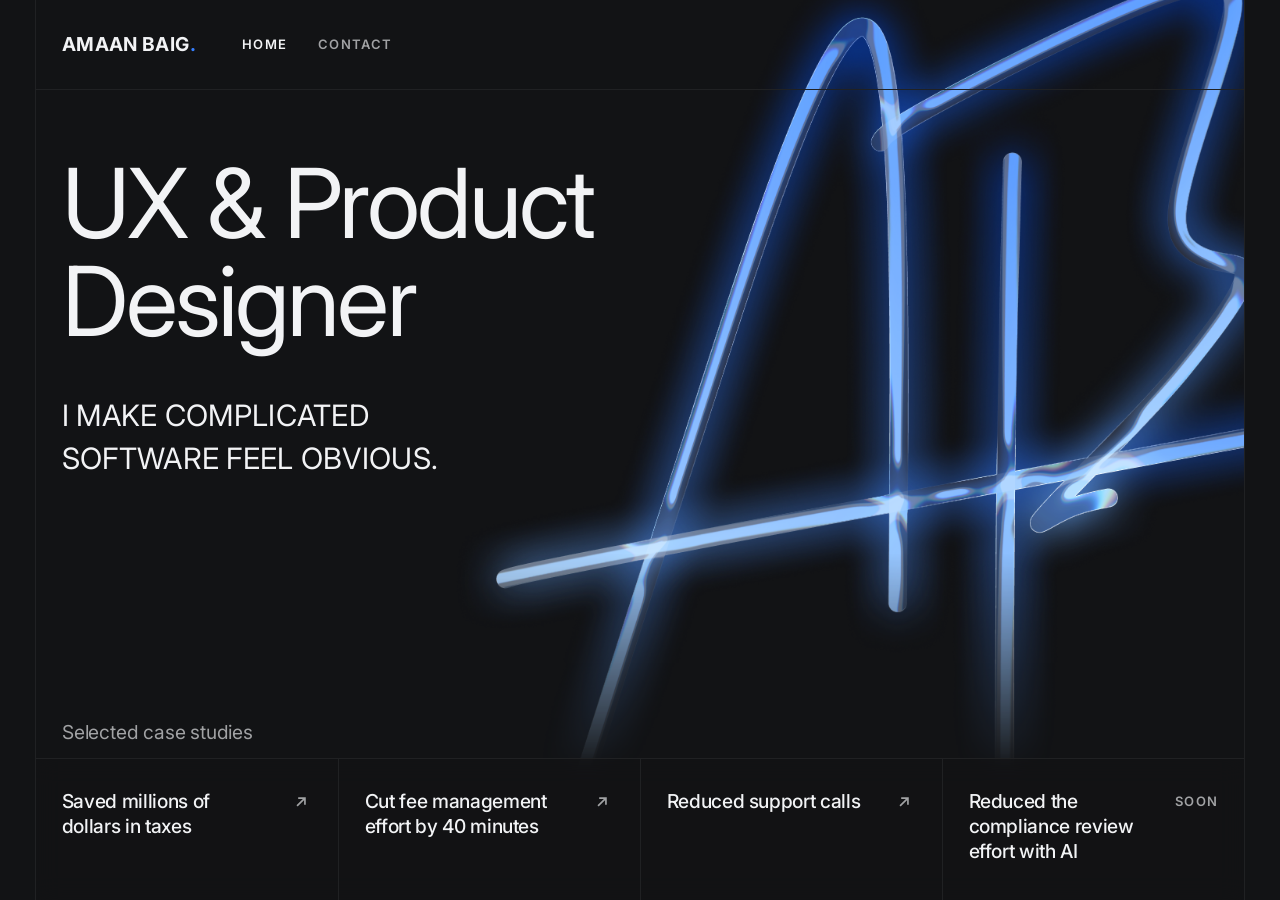
<file: index.html>
<!doctype html>
<html lang="en">
<head>
  <meta charset="utf-8">
  <meta name="viewport" content="width=device-width, initial-scale=1">
  <title>Amaan Baig · UX &amp; Product Designer</title>
  <link rel="icon" href="favicon.svg?v=2" type="image/svg+xml">
  <meta name="description" content="Amaan Baig, UX &amp; Product Designer. I make complicated software feel obvious.">
  <link rel="preconnect" href="https://fonts.googleapis.com">
  <link rel="preconnect" href="https://fonts.gstatic.com" crossorigin>
  <link rel="stylesheet" href="https://fonts.googleapis.com/css2?family=Inter:ital,opsz,wght@0,14..32,100..900;1,14..32,100..900&display=swap">
  <link rel="stylesheet" href="styles.css?v=home33">
  <link rel="stylesheet" href="case-studies/case-study.css?v=home35">
  <link rel="stylesheet" href="home.css?v=home33">
</head>
<body>
  <main class="page">
    <!-- has-bg: the signature behind the first screen, with frosted cards and readability patches; drop it to hide them -->
    <div class="home-screen has-bg">
      <header class="site-head">
        <a class="logo" href="./">Amaan Baig<span>.</span></a>
        <nav class="site-nav" aria-label="Main"><a href="./" aria-current="page">Home</a><a href="contact/">Contact</a></nav>
      </header>

      <section class="statement" aria-label="About">
        <h1 class="hero-title">UX &amp; Product Designer</h1>
        <p class="tagline">I make complicated software feel obvious.</p>
      </section>

      <section class="work" aria-labelledby="work-title">
        <header class="sec-head">
          <h2 class="sec-title" id="work-title">Selected case studies</h2>
        </header>
        <!-- each card's preview repeats its case study's opening composition: data-shot alone (one laptop),
             with data-shot-back (two), or with data-shot-left and data-shot-right (three) -->
        <div class="cs-list">
          <a class="cs-card" href="case-studies/global-incentive-fee-awards/" data-shot="GIFAcasestudyimages/GIFAherocenter.png" data-shot-left="GIFAcasestudyimages/GIFAheroleft.png" data-shot-right="GIFAcasestudyimages/GIFAheroright.png">
            <div class="cs-text">
              <h3>Saved millions of dollars in taxes</h3>
              <p>By improving stakeholder visibility and coordination across a complex, multi-stakeholder process.</p>
            </div>
            <span class="cs-arrow" aria-hidden="true"><svg viewBox="0 0 16 16"><path d="M4.5 11.5l7-7M5.5 4.5h6v6"/></svg></span>
          </a>
          <a class="cs-card" href="case-studies/fee-management/" data-shot="Feemanagementcasestudyimages/Heroleft.png" data-shot-back="Feemanagementcasestudyimages/Heroright.png">
            <div class="cs-text">
              <h3>Cut fee management effort by 40 minutes</h3>
              <p>By reducing the fee templates a single classroom needed from an average of 9&nbsp;to&nbsp;1.</p>
            </div>
            <span class="cs-arrow" aria-hidden="true"><svg viewBox="0 0 16 16"><path d="M4.5 11.5l7-7M5.5 4.5h6v6"/></svg></span>
          </a>
          <a class="cs-card" href="case-studies/creating-automation/" data-shot="Creatingautomationcasestudyimages/Group%201321317990.png">
            <div class="cs-text">
              <h3>Reduced support calls</h3>
              <p>By making it easy to create a new automation.</p>
            </div>
            <span class="cs-arrow" aria-hidden="true"><svg viewBox="0 0 16 16"><path d="M4.5 11.5l7-7M5.5 4.5h6v6"/></svg></span>
          </a>
          <!-- coming soon: placeholder until the fourth case study is written -->
          <!-- the case study to come; its preview pairs two screens like Fee management (data-shot in front, data-shot-back behind) -->
          <div class="cs-card soon" data-shot="Stampcasestudyimages/Hero%20Image%20Left.png" data-shot-back="Stampcasestudyimages/Hero%20Image%20right.png">
            <div class="cs-text">
              <h3>Reduced the compliance review effort with AI</h3>
              <p>By designing an AI feature that does all the review work and suggests a final action, with AI reasoning and evidence for humans.</p>
            </div>
          </div>
        </div>
      </section>

    </div>
  </main>
  <script src="home.js?v=home33" defer></script>
</body>
</html>
</file>
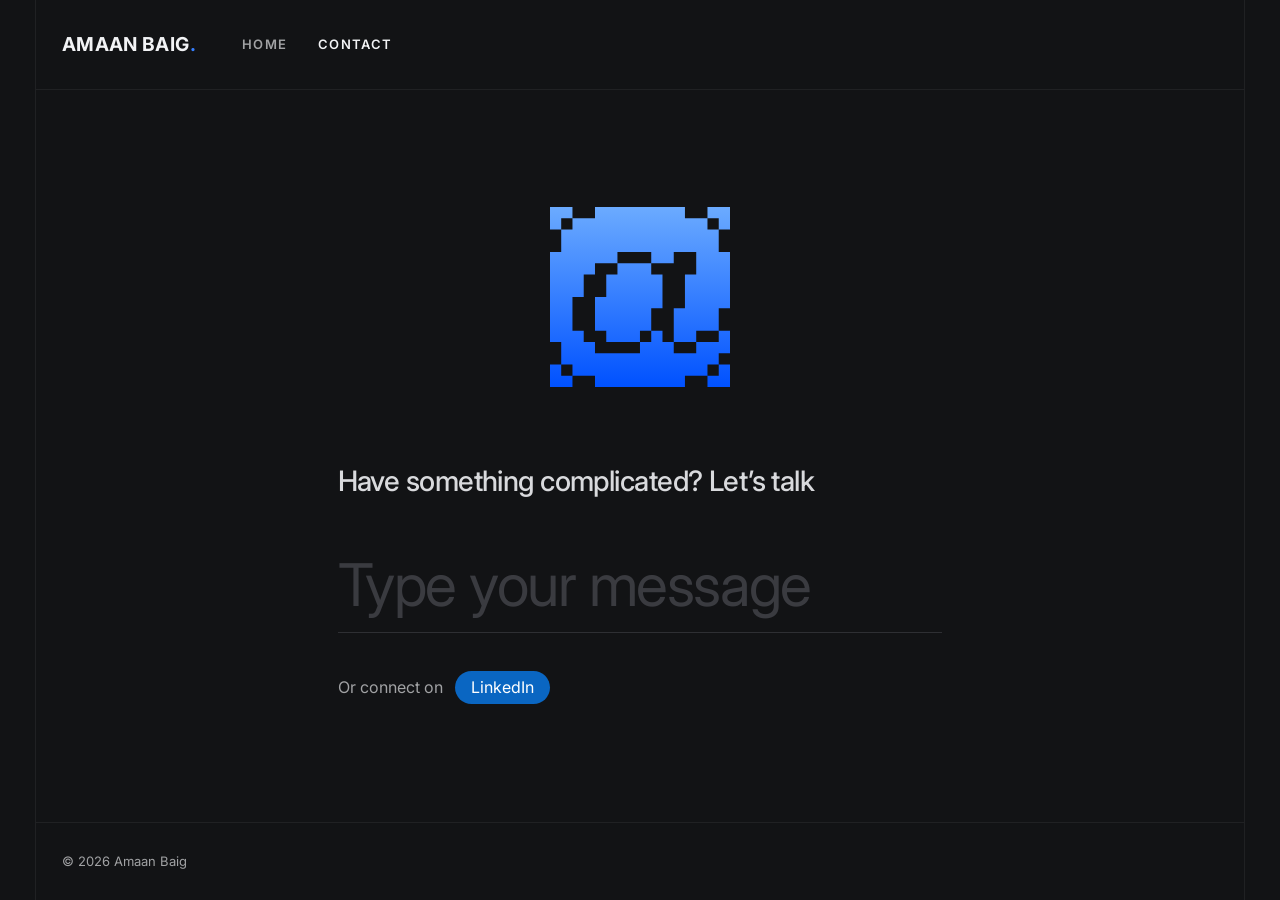
<file: contact/index.html>
<!doctype html>
<html lang="en">
<head>
  <meta charset="utf-8">
  <meta name="viewport" content="width=device-width, initial-scale=1">
  <title>Contact · Amaan Baig</title>
  <link rel="icon" href="../favicon.svg?v=2" type="image/svg+xml">
  <meta name="description" content="Have something complicated? Let’s talk. Write to Amaan Baig, UX &amp; Product Designer.">
  <link rel="preconnect" href="https://fonts.googleapis.com">
  <link rel="preconnect" href="https://fonts.gstatic.com" crossorigin>
  <link rel="stylesheet" href="https://fonts.googleapis.com/css2?family=Inter:ital,opsz,wght@0,14..32,100..900;1,14..32,100..900&display=swap">
  <link rel="stylesheet" href="../styles.css?v=contact10">
  <link rel="stylesheet" href="../case-studies/case-study.css?v=contact12">
  <link rel="stylesheet" href="../home.css?v=contact10">
  <link rel="stylesheet" href="contact.css?v=contact10">
</head>
<body>
  <main class="page">
    <!-- the home page's screen and header, so both pages share one header and one fit -->
    <div class="home-screen contact-screen">
      <header class="site-head">
        <a class="logo" href="../">Amaan Baig<span>.</span></a>
        <nav class="site-nav" aria-label="Main"><a href="../">Home</a><a href="./" aria-current="page">Contact</a></nav>
      </header>

      <section class="contact" aria-labelledby="contact-title">
        <!-- the @ mark: PP Mondwest's @ (18 of its pixels square) seen through a 16-pixel square, so the square's edges cut its outer ring -->
        <svg class="at" viewBox="0 0 16 16" aria-hidden="true">
          <defs>
            <linearGradient id="at-fill" gradientUnits="userSpaceOnUse" x1="0" y1="0" x2="0" y2="16"><stop offset="0" stop-color="#6BABFF"/><stop offset="1" stop-color="#0051FF"/></linearGradient>
            <mask id="at-cut" maskUnits="userSpaceOnUse" x="0" y="0" width="16" height="16">
              <rect width="16" height="16" fill="#fff"/>
              <path fill="#000" transform="translate(-2.0010 15.9983) scale(0.006104 -0.006104)" d="M2293 2621V2785H983V2621ZM983 2457V2621H655V2457ZM2621 2457V2621H2293V2457ZM655 2293V2457H491V2293ZM2785 2293V2457H2621V2293ZM491 1966V2293H327V1966ZM2949 1966V2293H2785V1966ZM327 655V1966H164V655ZM1802 1802V1966H1310V1802ZM2130 655V1146H2293V1638H2457V1966H2130V1802H1802V1638H1966V1146H1802V819H1966V655ZM3113 1146V1966H2949V1146ZM1638 491V655H1147V819H983V1310H1147V1638H1310V1802H983V1638H819V1310H655V819H819V655H983V491ZM2949 819V1146H2785V819ZM1802 655V819H1638V655ZM2785 655V819H2457V655ZM491 327V655H327V327ZM2457 491V655H2130V491ZM2949 327V491H2785V327ZM655 163V327H491V163ZM2785 163V327H2621V163ZM983 0V163H655V0ZM2621 0V163H2293V0ZM2293 -163V0H983V-163Z"/>
            </mask>
          </defs>
          <rect width="16" height="16" fill="url(#at-fill)" mask="url(#at-cut)"/>
        </svg>

        <form class="msg" id="msg">
          <h1 class="contact-title" id="contact-title"><label for="msg-text">Have something complicated? Let’s talk</label></h1>
          <div class="msg-field">
            <textarea id="msg-text" name="message" rows="1" placeholder="Type your message" required></textarea>
            <button class="msg-send" type="submit" aria-label="Send message">
              <svg viewBox="0 0 16 16" aria-hidden="true"><path d="M4.5 11.5l7-7M5.5 4.5h6v6"/></svg>
            </button>
          </div>
          <p class="msg-or">Or connect on <a class="chip" href="https://www.linkedin.com/in/iamamaanbaig" rel="noopener" target="_blank">LinkedIn</a></p>
        </form>
      </section>

      <footer class="contact-foot"><p>© 2026 Amaan Baig</p></footer>
    </div>
  </main>
  <script src="contact.js?v=contact10" defer></script>
</body>
</html>
</file>
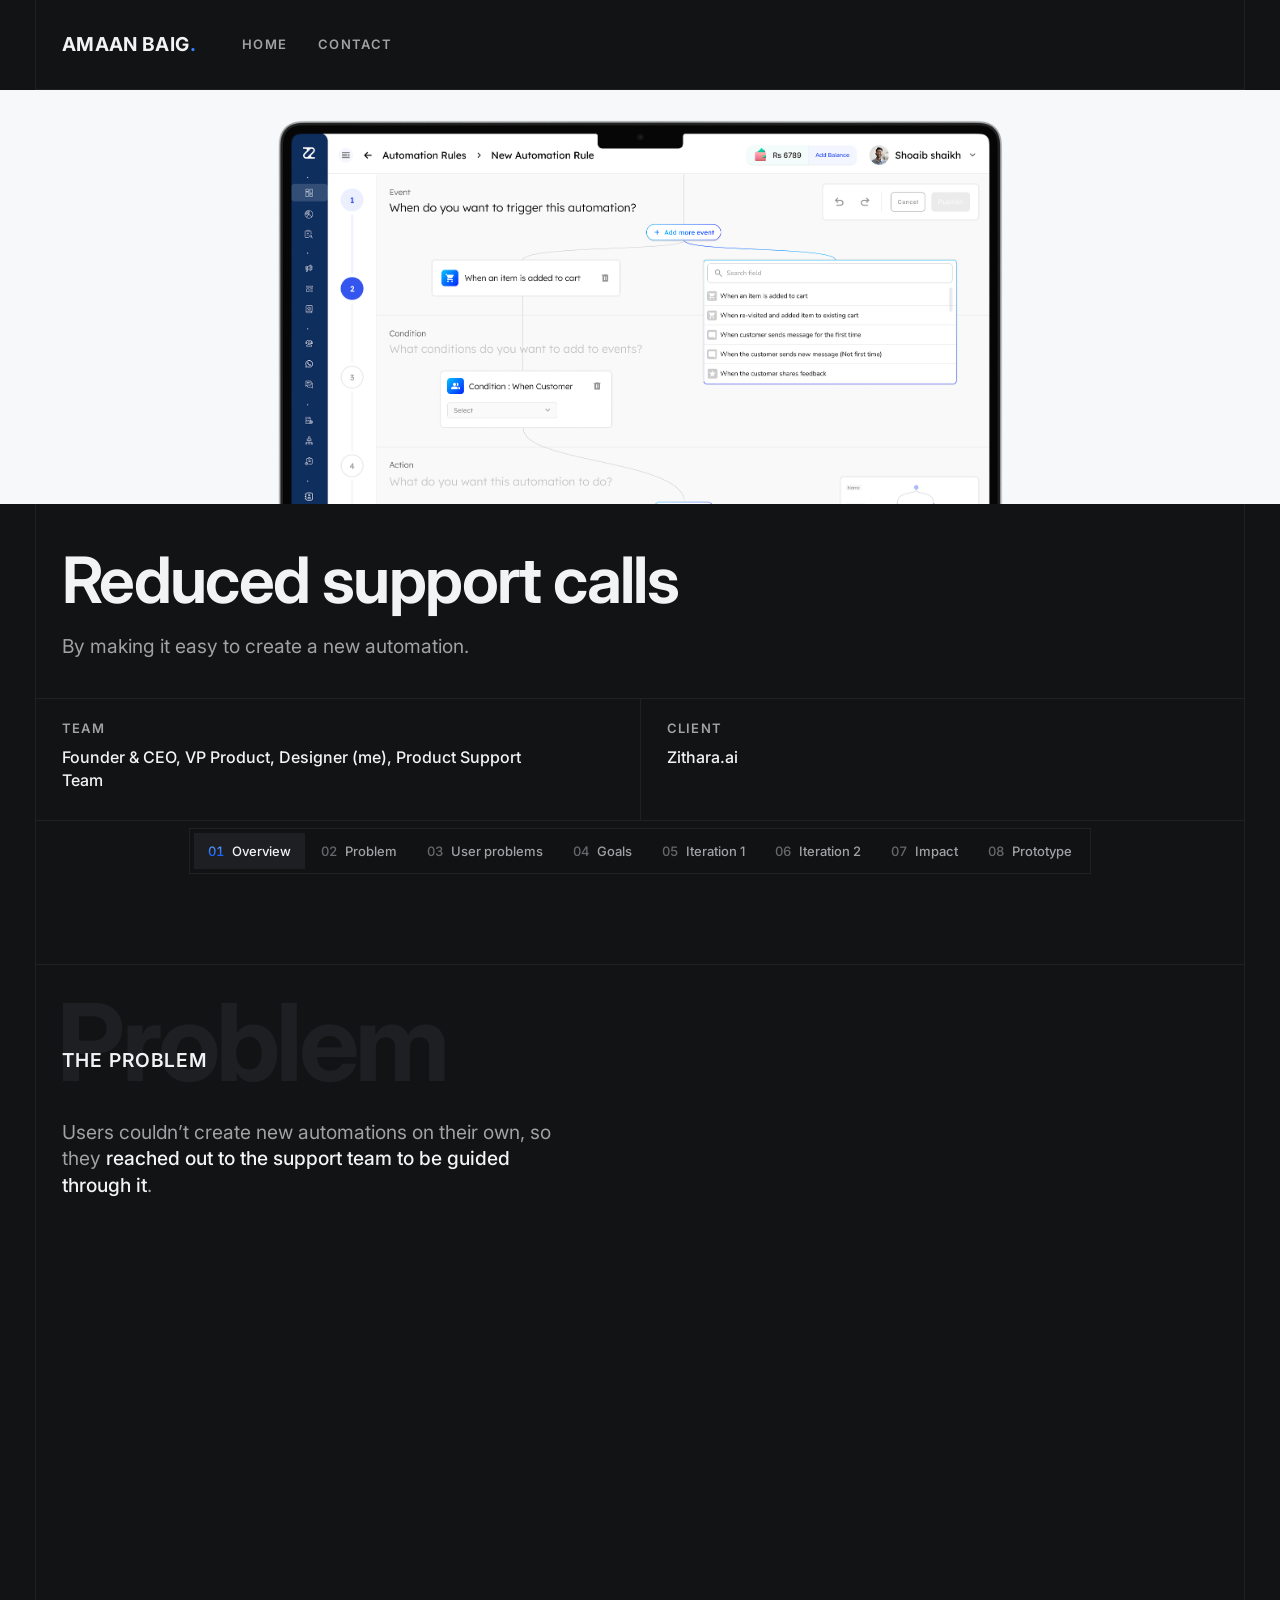
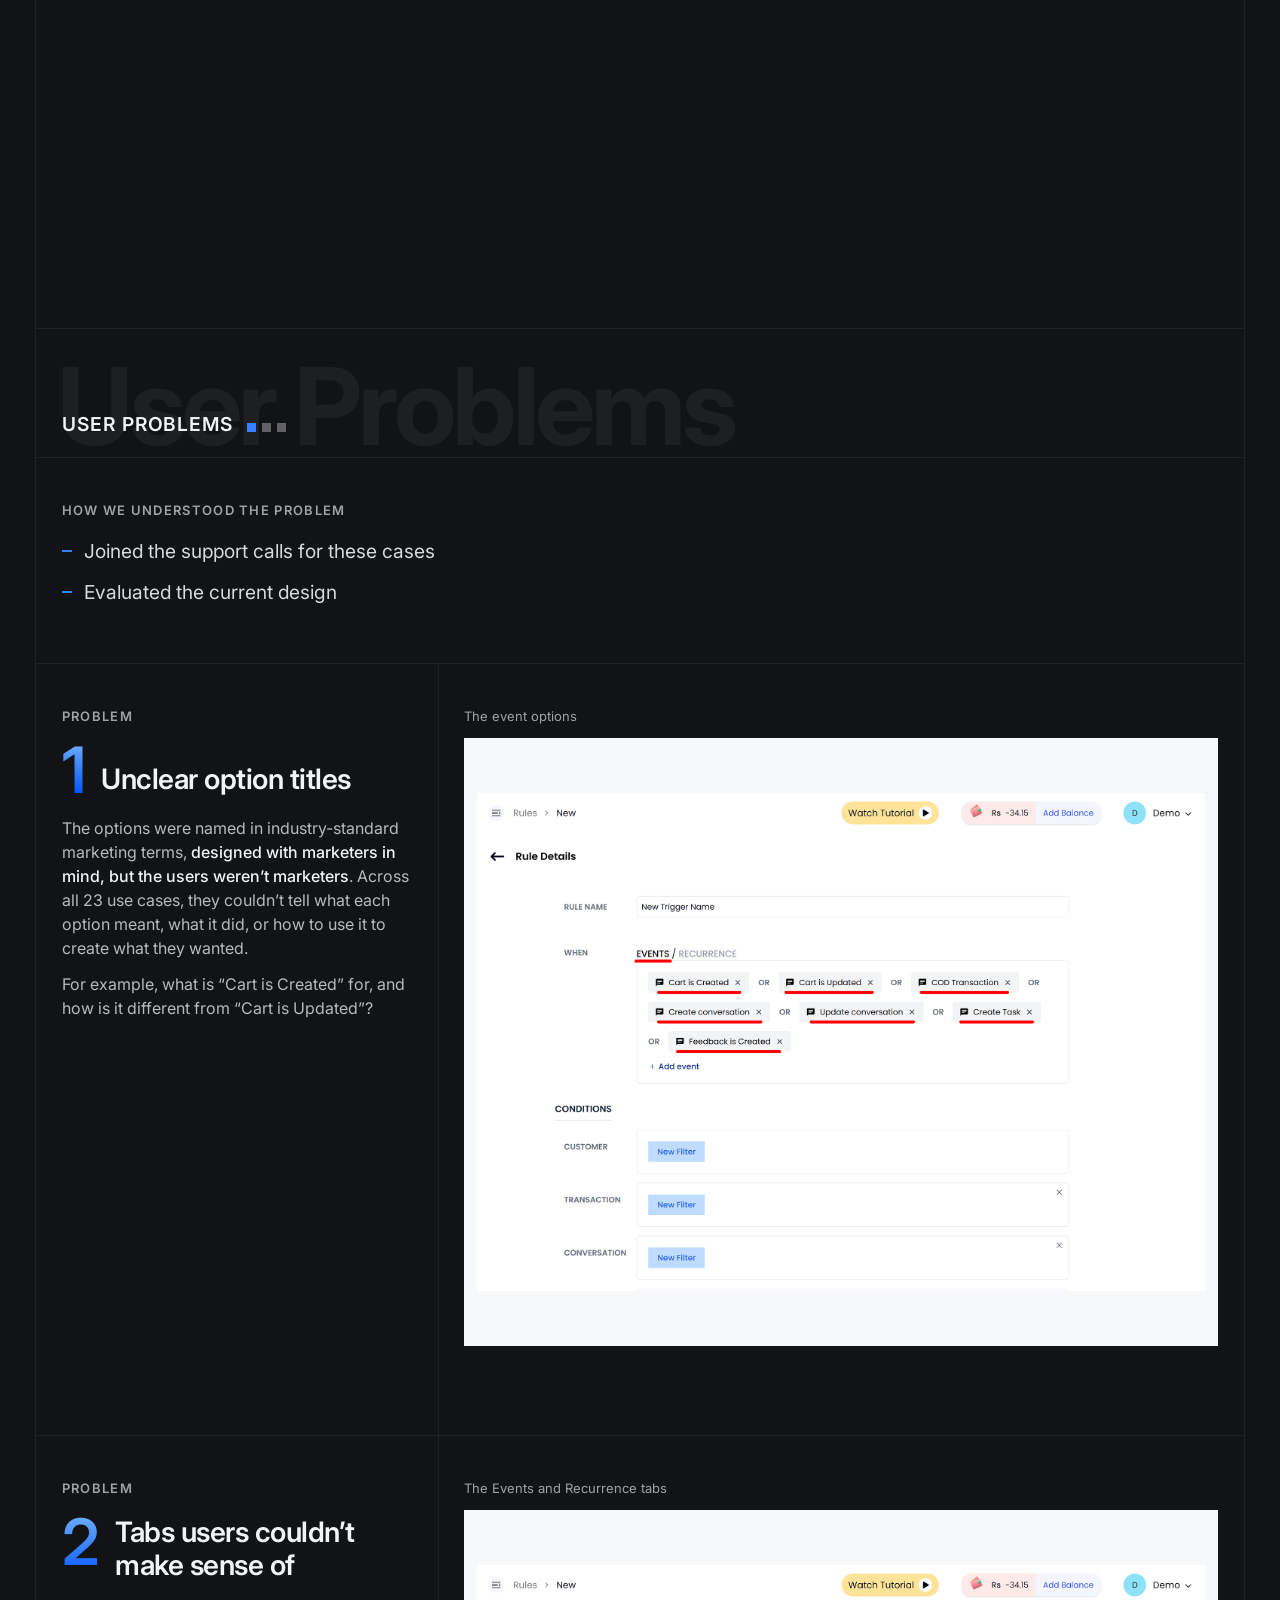
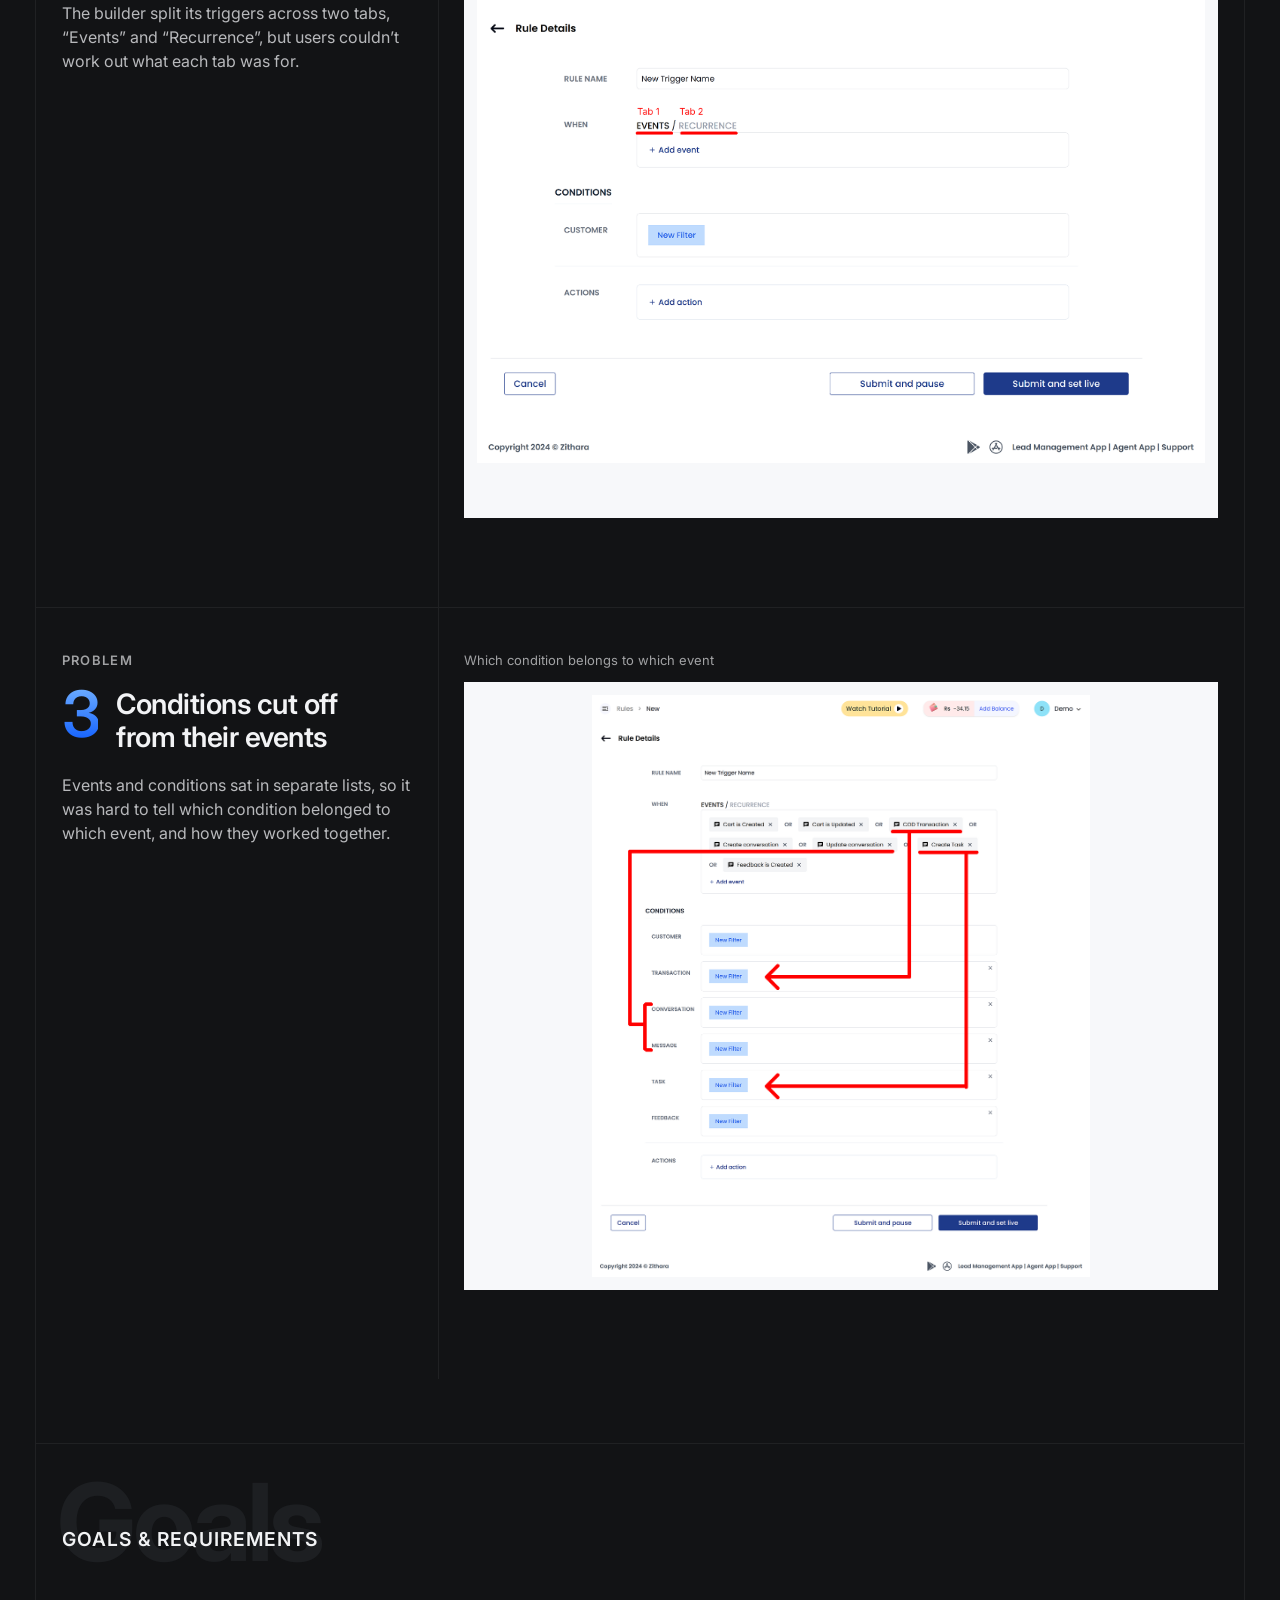
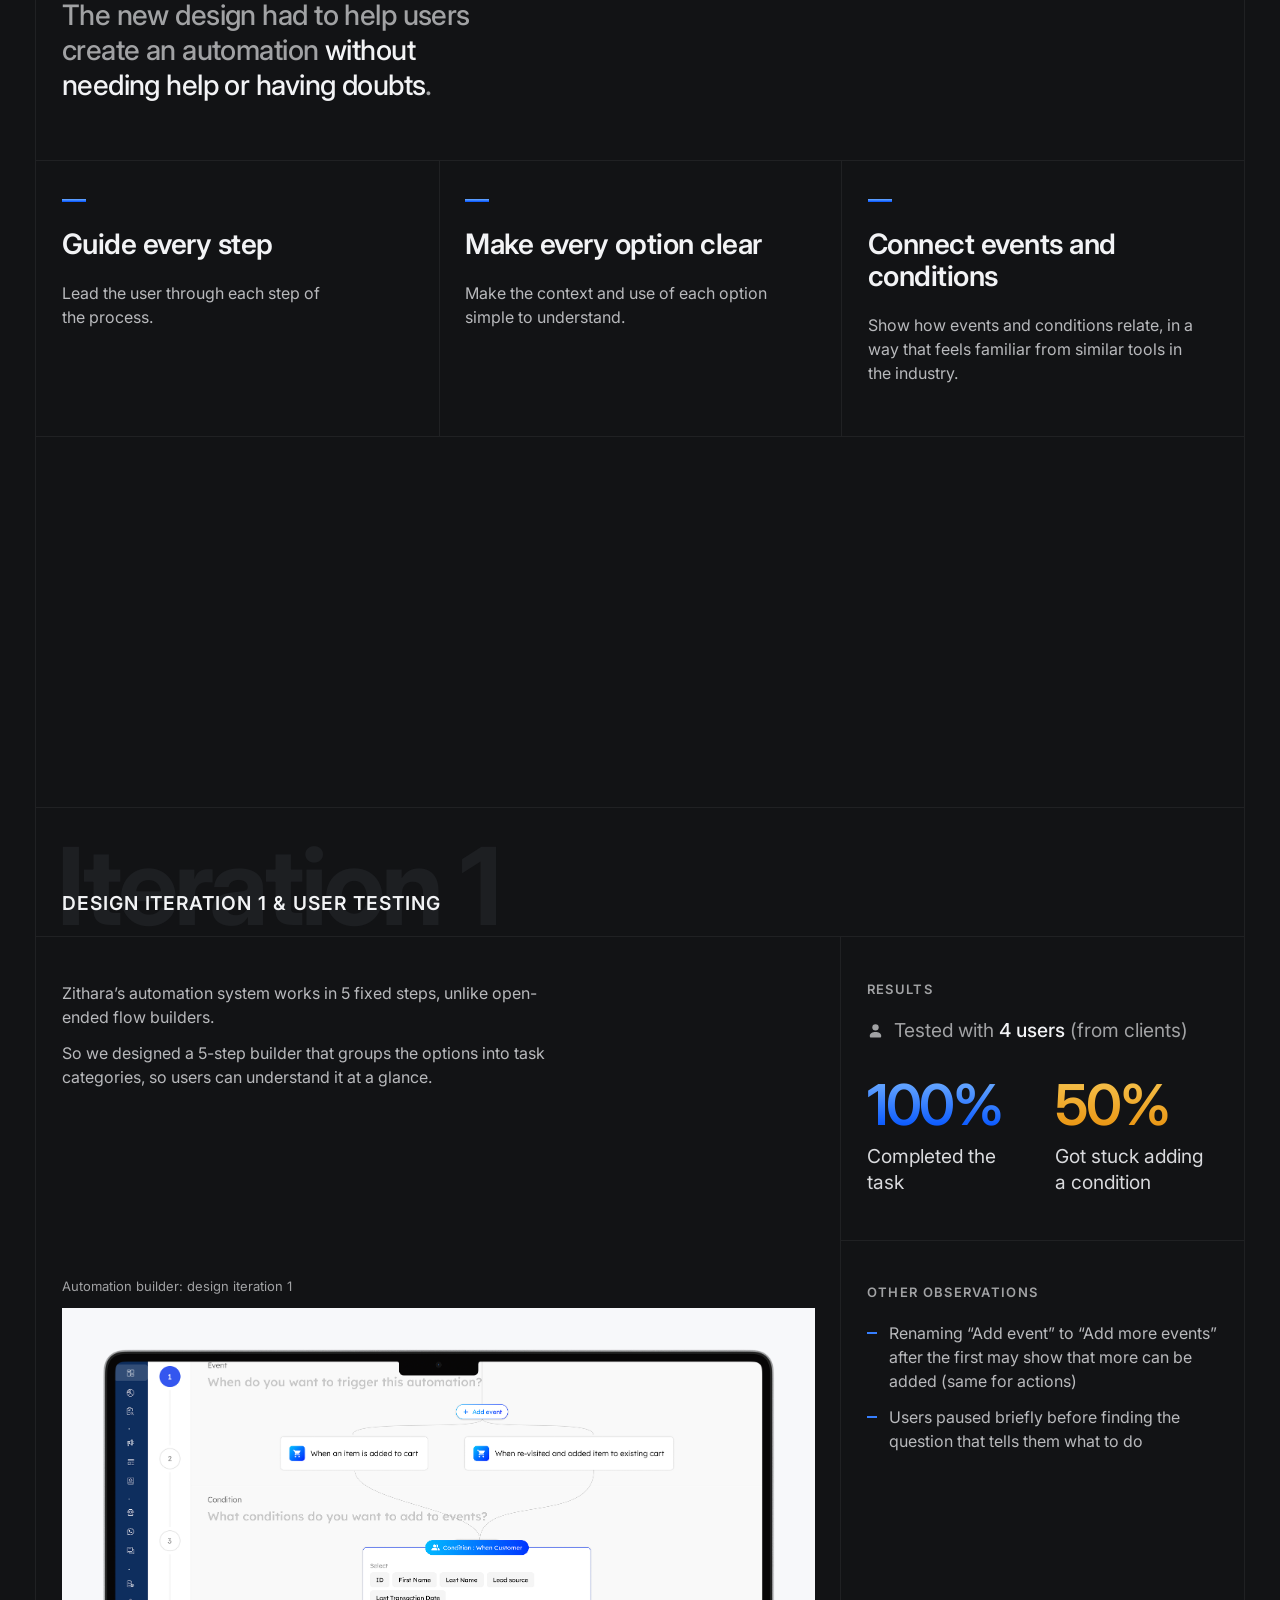
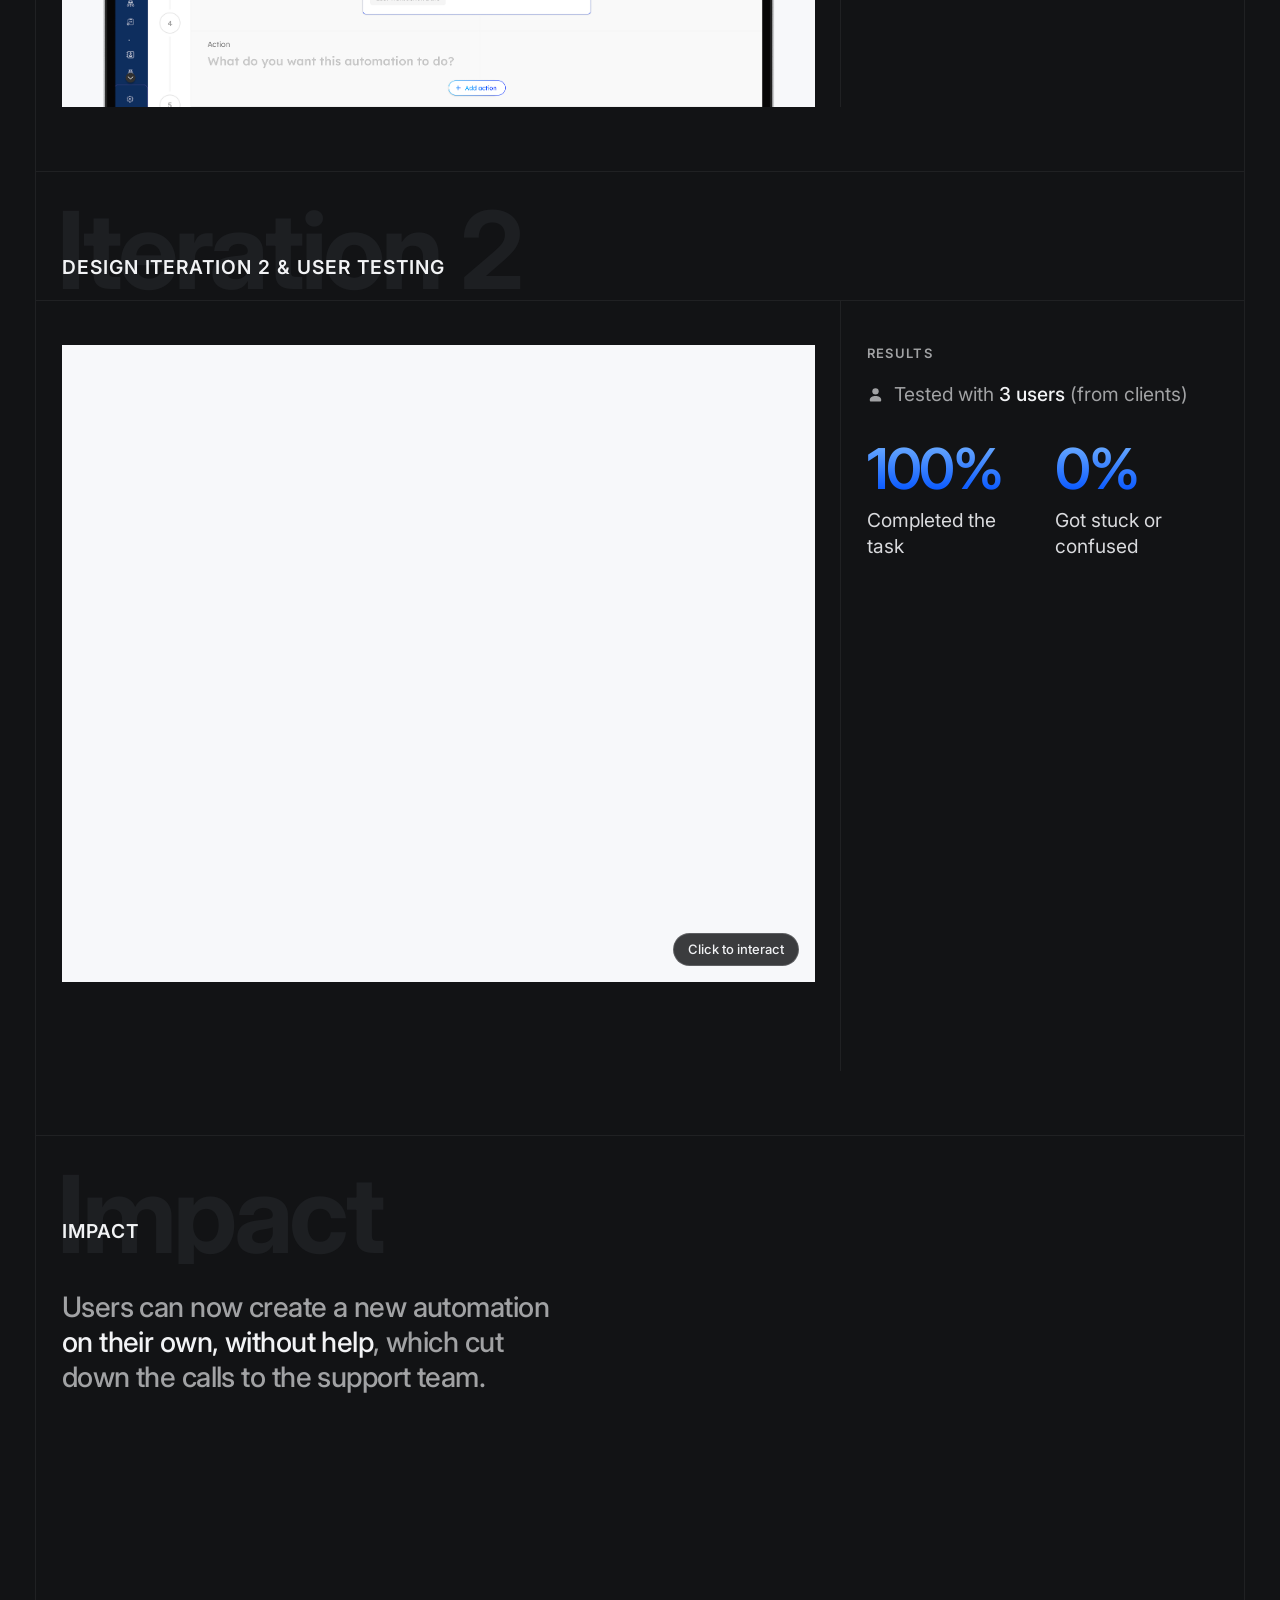
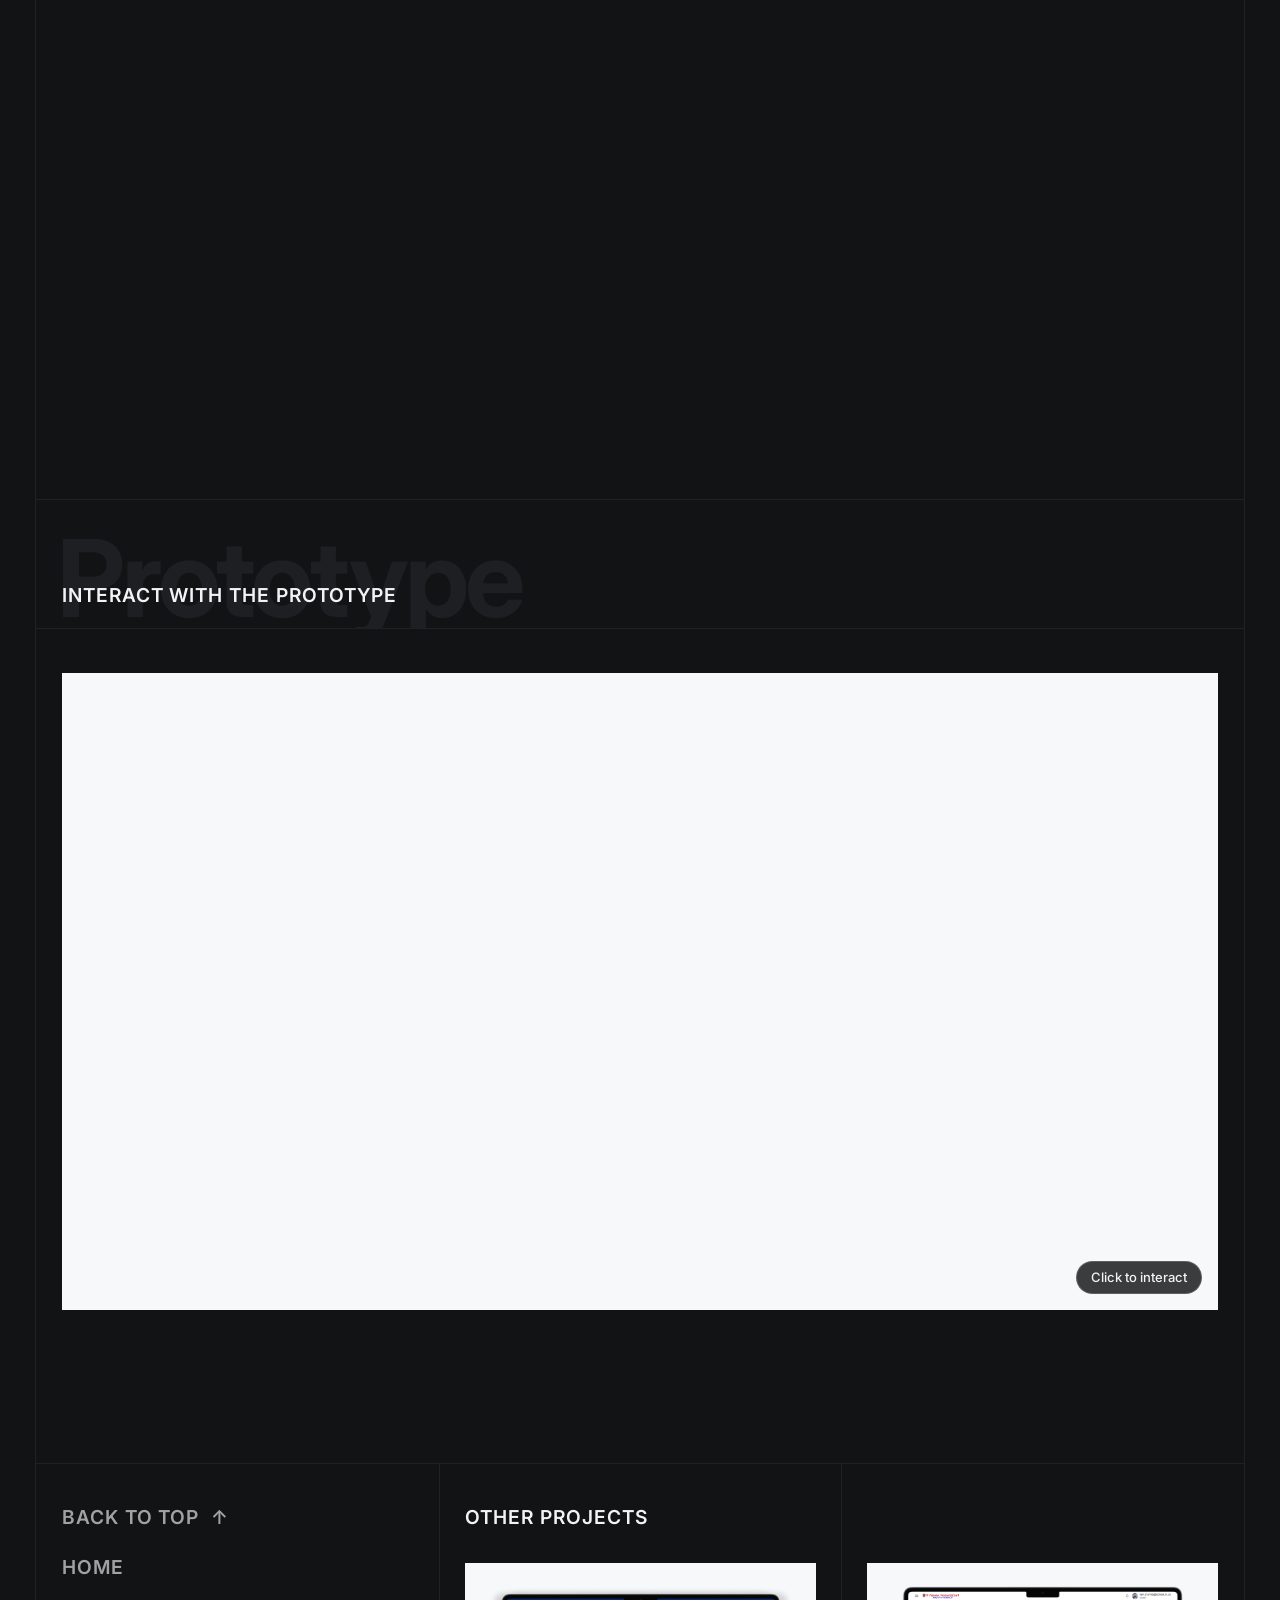
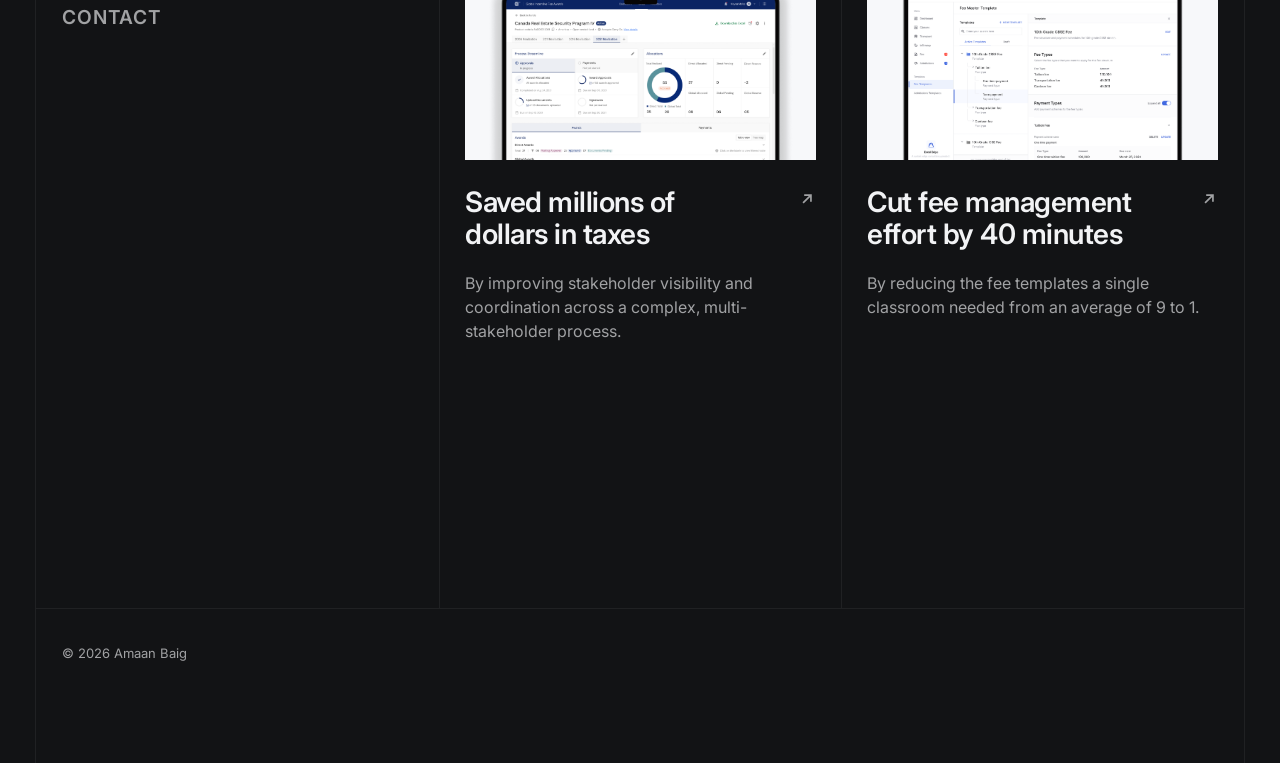
<file: case-studies/creating-automation/index.html>
<!doctype html>
<html lang="en">
<head>
  <meta charset="utf-8">
  <meta name="viewport" content="width=device-width, initial-scale=1">
  <title>Creating Automation · Case study</title>
  <link rel="icon" href="../../favicon.svg?v=2" type="image/svg+xml">
  <meta name="description" content="How making it easy to create a new automation reduced support calls.">
  <link rel="preconnect" href="https://fonts.googleapis.com">
  <link rel="preconnect" href="https://fonts.gstatic.com" crossorigin>
  <link rel="stylesheet" href="https://fonts.googleapis.com/css2?family=Inter:ital,opsz,wght@0,14..32,100..900;1,14..32,100..900&display=swap">
  <link rel="stylesheet" href="../../styles.css??v=vis2">
  <link rel="stylesheet" href="../case-study.css??v=vis2">
  <script src="../case-study.js??v=vis2" defer></script>
</head>
<body>
  <main class="page">
    <!-- Hero: screen, title, summary and project facts -->
    <section class="hero" id="overview" data-stop>
      <!-- the site header: opens the first screen, then floats (case-study.js) -->
      <div class="head-slot">
        <header class="site-head">
          <a class="logo" href="../../">Amaan Baig<span>.</span></a>
          <nav class="site-nav" aria-label="Main"><a href="../../">Home</a><a href="../../contact/">Contact</a></nav>
        </header>
      </div>
      <div class="hero-shot">
        <!-- one laptop, centred and cut off by the bottom of the container -->
        <div class="hero-comp solo">
          <img class="hs-center" src="../../Creatingautomationcasestudyimages/Group%201321317990.png" alt="The redesigned automation builder: five guided steps (event, condition, action, when), with events added from a searchable list" width="1793" height="1152" fetchpriority="high" decoding="async">
        </div>
      </div>
      <div class="hero-body">
        <h1>Reduced support calls</h1>
        <p class="lede">By making it easy to create a new automation.</p>
      </div>
      <dl class="facts">
        <div><dt>Team</dt><dd>Founder &amp; CEO, VP Product, Designer (me), Product Support Team</dd></div>
        <div><dt>Client</dt><dd>Zithara.ai</dd></div>
      </dl>
    </section>

    <!-- The problem: one statement -->
    <section class="panel problem" id="problem" aria-labelledby="problem-title" data-stop>
      <header class="sec-head">
        <span class="ghost" aria-hidden="true">Problem</span>
        <h2 class="sec-title" id="problem-title">The problem</h2>
      </header>
      <p class="lede">Users couldn’t create new automations on their own, so they <strong>reached out to the support team to be guided through it</strong>.</p>
    </section>

    <!-- User problems: how we found them, then the title stays pinned while each problem snaps into place -->
    <section class="panel solutions snap-sec" id="user-problems" aria-labelledby="user-problems-title" data-stop>
      <div class="pin">
        <header class="sec-head">
          <span class="ghost" aria-hidden="true">User Problems</span>
          <h2 class="sec-title" id="user-problems-title">User problems <span class="count" aria-hidden="true"></span></h2>
        </header>
      </div>

      <div class="up-intro">
        <span class="sol-label">How we understood the problem</span>
        <ul>
          <li>Joined the support calls for these cases</li>
          <li>Evaluated the current design</li>
        </ul>
      </div>

      <article class="sol-row vw" data-row data-stop>
        <div class="sol-problem">
          <span class="sol-label">Problem</span>
          <span class="num accent" aria-hidden="true">1</span>
          <h3>Unclear option titles</h3>
          <div class="sol-desc">
            <p>The options were named in industry-standard marketing terms, <strong>designed with marketers in mind, but the users weren’t marketers</strong>. Across all 23 use cases, they couldn’t tell what each option meant, what it did, or how to use it to create what they wanted.</p>
            <p>For example, what is “Cart is Created” for, and how is it different from “Cart is Updated”?</p>
          </div>
        </div>
        <figure class="sol-shot">
          <figcaption><span class="sol-cap">The event options</span></figcaption>
          <button type="button" class="shot sol-view" aria-label="Enlarge: The event options">
            <img class="on" src="../../Creatingautomationcasestudyimages/Events.png" alt="The old builder’s event options, such as Cart is Created, Cart is Updated and COD Transaction, underlined as hard to tell apart" data-label="The event options" width="1932" height="1321" loading="lazy" decoding="async">
            <span class="zoom-ic" aria-hidden="true"><svg viewBox="0 0 16 16"><circle cx="7" cy="7" r="4.5"/><path d="M10.5 10.5 14 14M7 5v4M5 7h4"/></svg></span>
          </button>
        </figure>
      </article>

      <article class="sol-row vw" data-row data-stop>
        <div class="sol-problem">
          <span class="sol-label">Problem</span>
          <span class="num accent" aria-hidden="true">2</span>
          <h3>Tabs users couldn’t make sense of</h3>
          <div class="sol-desc">
            <p>The builder split its triggers across two tabs, “Events” and “Recurrence”, but users couldn’t work out what each tab was for.</p>
          </div>
        </div>
        <figure class="sol-shot">
          <figcaption><span class="sol-cap">The Events and Recurrence tabs</span></figcaption>
          <button type="button" class="shot sol-view" aria-label="Enlarge: The Events and Recurrence tabs">
            <img class="on" src="../../Creatingautomationcasestudyimages/Add%20Events%20screen.png" alt="The old builder with its two tabs, Events and Recurrence, marked as tab 1 and tab 2" data-label="The Events and Recurrence tabs" width="1931" height="1321" loading="lazy" decoding="async">
            <span class="zoom-ic" aria-hidden="true"><svg viewBox="0 0 16 16"><circle cx="7" cy="7" r="4.5"/><path d="M10.5 10.5 14 14M7 5v4M5 7h4"/></svg></span>
          </button>
        </figure>
      </article>

      <article class="sol-row vw" data-row data-stop>
        <div class="sol-problem">
          <span class="sol-label">Problem</span>
          <span class="num accent" aria-hidden="true">3</span>
          <h3>Conditions cut off from their events</h3>
          <div class="sol-desc">
            <p>Events and conditions sat in separate lists, so it was hard to tell which condition belonged to which event, and how they worked together.</p>
          </div>
        </div>
        <figure class="sol-shot">
          <figcaption><span class="sol-cap">Which condition belongs to which event</span></figcaption>
          <button type="button" class="shot sol-view" aria-label="Enlarge: Which condition belongs to which event">
            <img class="on" src="../../Creatingautomationcasestudyimages/Add%20condition%20for%20selected%20events.png" alt="Arrows from events to the condition sections they belong to, such as COD Transaction to Transaction and Create Task to Task, far apart on the page" data-label="Which condition belongs to which event" width="1130" height="1321" loading="lazy" decoding="async">
            <span class="zoom-ic" aria-hidden="true"><svg viewBox="0 0 16 16"><circle cx="7" cy="7" r="4.5"/><path d="M10.5 10.5 14 14M7 5v4M5 7h4"/></svg></span>
          </button>
        </figure>
      </article>
    </section>

    <!-- Goals: what the new design had to do, one per user problem -->
    <section class="panel impact goals" id="goals" aria-labelledby="goals-title" data-stop>
      <header class="sec-head">
        <span class="ghost" aria-hidden="true">Goals</span>
        <h2 class="sec-title" id="goals-title">Goals &amp; requirements</h2>
      </header>
      <p class="impact-lead">The new design had to help users create an automation <strong>without needing help or having doubts</strong>.</p>
      <div class="outcomes">
        <article class="outcome">
          <span class="tick" aria-hidden="true"></span>
          <h3>Guide every step</h3>
          <p>Lead the user through each step of the process.</p>
        </article>
        <article class="outcome">
          <span class="tick" aria-hidden="true"></span>
          <h3>Make every option clear</h3>
          <p>Make the context and use of each option simple to understand.</p>
        </article>
        <article class="outcome">
          <span class="tick" aria-hidden="true"></span>
          <h3>Connect events and conditions</h3>
          <p>Show how events and conditions relate, in a way that feels familiar from similar tools in the industry.</p>
        </article>
      </div>
    </section>

    <!-- Design iteration 1: the idea and the screen on the left; test results and observations on the right -->
    <section class="panel iter one-screen" id="iteration-1" aria-labelledby="iteration-1-title" data-stop>
      <header class="sec-head">
        <span class="ghost" aria-hidden="true">Iteration 1</span>
        <h2 class="sec-title" id="iteration-1-title">Design iteration 1 &amp; user testing</h2>
      </header>
      <div class="it-grid">
        <div class="it-main flush">
          <div class="it-text">
            <p>Zithara’s automation system works in 5 fixed steps, unlike open-ended flow builders.</p>
            <p>So we designed a 5-step builder that groups the options into task categories, so users can understand it at a glance.</p>
          </div>
          <figure class="ch-fig it-shot">
            <figcaption>Automation builder: design iteration 1</figcaption>
            <button type="button" class="zoom bleed-b" aria-label="Enlarge: Automation builder, design iteration 1">
              <img src="../../Creatingautomationcasestudyimages/Automation%20Builder%20-%20Design%20Iteration%201.png" alt="Design iteration 1: the automation builder in 5 steps, with two events added and a customer condition below them" width="1793" height="957" loading="lazy" decoding="async">
              <span class="zoom-ic" aria-hidden="true"><svg viewBox="0 0 16 16"><circle cx="7" cy="7" r="4.5"/><path d="M10.5 10.5 14 14M7 5v4M5 7h4"/></svg></span>
            </button>
          </figure>
        </div>
        <div class="it-side">
          <div class="it-cell">
            <span class="sol-label">Results</span>
            <p class="tested"><span class="persona-ic" aria-hidden="true"></span>Tested with <strong>4 users</strong> (from clients)</p>
            <div class="stats">
              <div class="stat"><span class="stat-num">100%</span><span class="stat-text">Completed the task</span></div>
              <div class="stat warn"><span class="stat-num">50%</span><span class="stat-text">Got stuck adding a condition</span></div>
            </div>
          </div>
          <div class="it-cell">
            <span class="sol-label">Other observations</span>
            <ul class="bullets small">
            <li>Renaming “Add event” to “Add more events” after the first may show that more can be added (same for actions)</li>
            <li>Users paused briefly before finding the question that tells them what to do</li>
            </ul>
          </div>
        </div>
      </div>
    </section>

    <!-- Design iteration 2: the screen on the left; test results on the right -->
    <section class="panel iter one-screen" id="iteration-2" aria-labelledby="iteration-2-title" data-stop>
      <header class="sec-head">
        <span class="ghost" aria-hidden="true">Iteration 2</span>
        <h2 class="sec-title" id="iteration-2-title">Design iteration 2 &amp; user testing</h2>
      </header>
      <div class="it-grid">
        <div class="it-main">
          <figure class="ch-fig it-shot">
            <div class="zoom live">
              <iframe src="https://www.loom.com/embed/16b614e1085d4ac1a0d1ff7add173a8c?hideEmbedTopBar=true" title="Design iteration 2: video walkthrough" loading="lazy" allow="autoplay; fullscreen; picture-in-picture" allowfullscreen></iframe>
            </div>
          </figure>
        </div>
        <div class="it-side">
          <div class="it-cell">
            <span class="sol-label">Results</span>
            <p class="tested"><span class="persona-ic" aria-hidden="true"></span>Tested with <strong>3 users</strong> (from clients)</p>
            <div class="stats">
              <div class="stat"><span class="stat-num">100%</span><span class="stat-text">Completed the task</span></div>
              <div class="stat"><span class="stat-num">0%</span><span class="stat-text">Got stuck or confused</span></div>
            </div>
          </div>
        </div>
      </div>
    </section>

    <!-- Project impact: the overall outcome, one screen -->
    <section class="panel impact" id="impact" aria-labelledby="impact-title" data-stop>
      <header class="sec-head">
        <span class="ghost" aria-hidden="true">Impact</span>
        <h2 class="sec-title" id="impact-title">Impact</h2>
      </header>
      <p class="impact-lead">Users can now create a new automation <strong>on their own, without help</strong>, which cut down the calls to the support team.</p>
    </section>

    <!-- Prototype: one frame filling the screen below the section title -->
    <section class="panel prototype one-screen" id="prototype" aria-labelledby="prototype-title" data-stop>
      <header class="sec-head">
        <span class="ghost" aria-hidden="true">Prototype</span>
        <h2 class="sec-title" id="prototype-title">Interact with the prototype</h2>
      </header>
      <div class="wide-shot">
        <figure class="ch-fig">
          <div class="zoom live">
            <iframe src="https://www.figma.com/embed?embed_host=share&amp;url=https%3A%2F%2Fwww.figma.com%2Fproto%2Fr6yeTTgNU7fB7CUYnoVq4T%2FZithara-Designs%3Fnode-id%3D643-57923%26page-id%3D643%253A57274%26scaling%3Dcontain%26starting-point-node-id%3D643%253A57923" title="Creating Automation: interactive Figma prototype" loading="lazy" allow="clipboard-write; fullscreen" allowfullscreen></iframe>
          </div>
        </figure>
      </div>
    </section>

    <!-- Site footer: links, other projects, copyright -->
    <footer class="site-foot" data-stop>
      <div class="sf-main">
        <nav class="sf-links" aria-label="Footer">
          <a href="#overview" class="to-top">Back to top <span aria-hidden="true">↑</span></a>
          <a href="../../">Home</a>
          <a href="../../contact/">Contact</a>
        </nav>
        <section class="sf-projects" aria-labelledby="op-title">
          <h2 class="sf-head" id="op-title">Other projects</h2>
          <a class="op-card" href="../global-incentive-fee-awards/">
            <div class="shot op-gifa"><img src="../../GIFAcasestudyimages/GIFAherocenter.png" alt="" loading="lazy" decoding="async"></div>
            <div class="op-title"><h3>Saved millions of dollars in taxes</h3><svg class="op-arrow" viewBox="0 0 16 16" aria-hidden="true"><path d="M4.5 11.5l7-7M5.5 4.5h6v6"/></svg></div>
            <p>By improving stakeholder visibility and coordination across a complex, multi-stakeholder process.</p>
          </a>
          <a class="op-card" href="../fee-management/">
            <div class="shot op-fee"><img src="../../Feemanagementcasestudyimages/Heroleft.png" alt="" loading="lazy" decoding="async"></div>
            <div class="op-title"><h3>Cut fee management effort by 40 minutes</h3><svg class="op-arrow" viewBox="0 0 16 16" aria-hidden="true"><path d="M4.5 11.5l7-7M5.5 4.5h6v6"/></svg></div>
            <p>By reducing the fee templates a single classroom needed from an average of 9&nbsp;to&nbsp;1.</p>
          </a>
        </section>
      </div>
      <p class="sf-copy">© 2026 Amaan Baig</p>
    </footer>
  </main>

  <!-- Image viewer: opens from any enlargeable image, steps through the images in that section -->
  <div class="lightbox" role="dialog" aria-modal="true" aria-label="Image viewer" hidden>
    <div class="lb-bar">
      <p class="lb-label"><span class="lb-title"></span> <span class="lb-count"></span></p>
      <button type="button" class="ds-arrow lb-close" aria-label="Close"><svg viewBox="0 0 16 16" aria-hidden="true"><path d="M3.5 3.5l9 9M12.5 3.5l-9 9"/></svg></button>
    </div>
    <div class="lb-stage">
      <button type="button" class="ds-arrow lb-prev" aria-label="Previous image"><svg viewBox="0 0 16 16" aria-hidden="true"><path d="M13 8H3M7 4 3 8l4 4"/></svg></button>
      <figure class="lb-frame"><img class="lb-img" alt=""></figure>
      <button type="button" class="ds-arrow lb-next" aria-label="Next image"><svg viewBox="0 0 16 16" aria-hidden="true"><path d="M3 8h10M9 4l4 4-4 4"/></svg></button>
    </div>
  </div>

  <!-- Section index -->
  <nav class="index" aria-label="Case study sections">
    <a href="#overview"><span>01</span> Overview</a>
    <a href="#problem"><span>02</span> Problem</a>
    <a href="#user-problems"><span>03</span> User problems</a>
    <a href="#goals"><span>04</span> Goals</a>
    <a href="#iteration-1"><span>05</span> Iteration 1</a>
    <a href="#iteration-2"><span>06</span> Iteration 2</a>
    <a href="#impact"><span>07</span> Impact</a>
    <a href="#prototype"><span>08</span> Prototype</a>
  </nav>
</body>
</html>
</file>
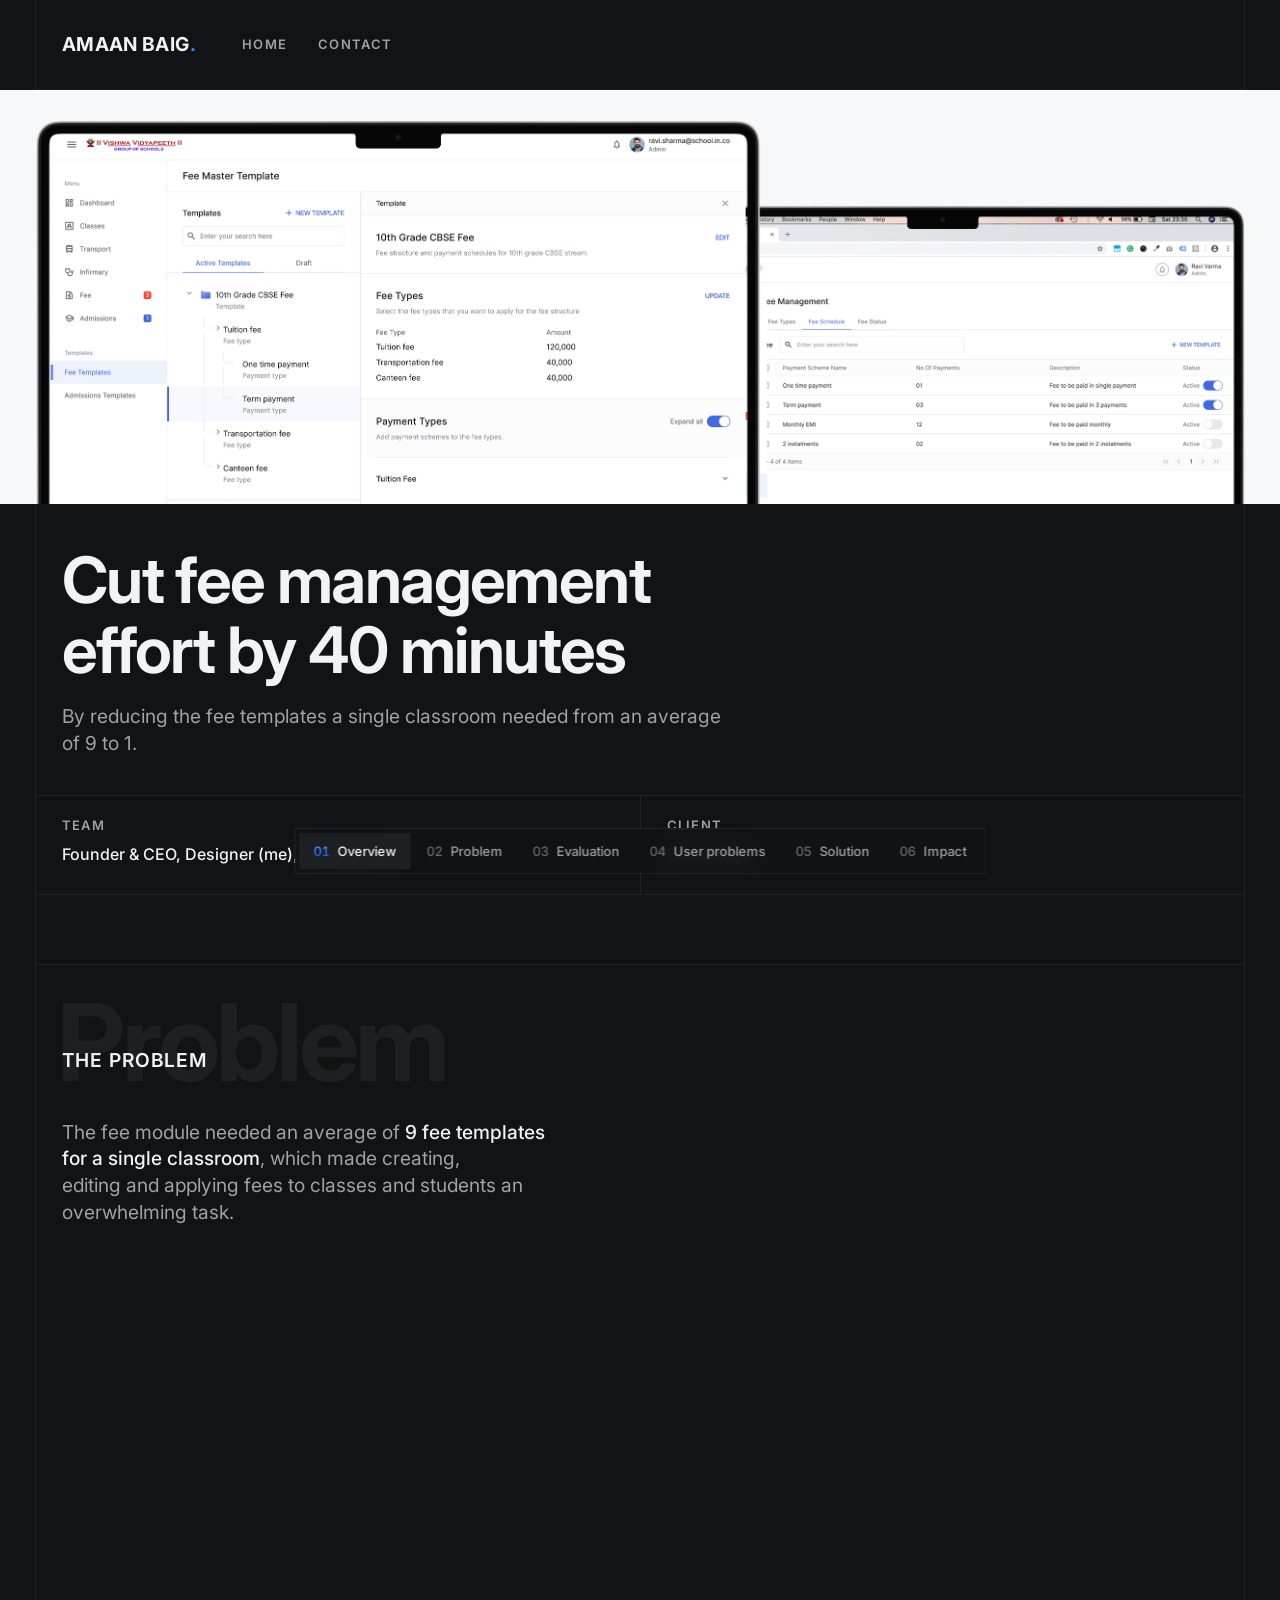
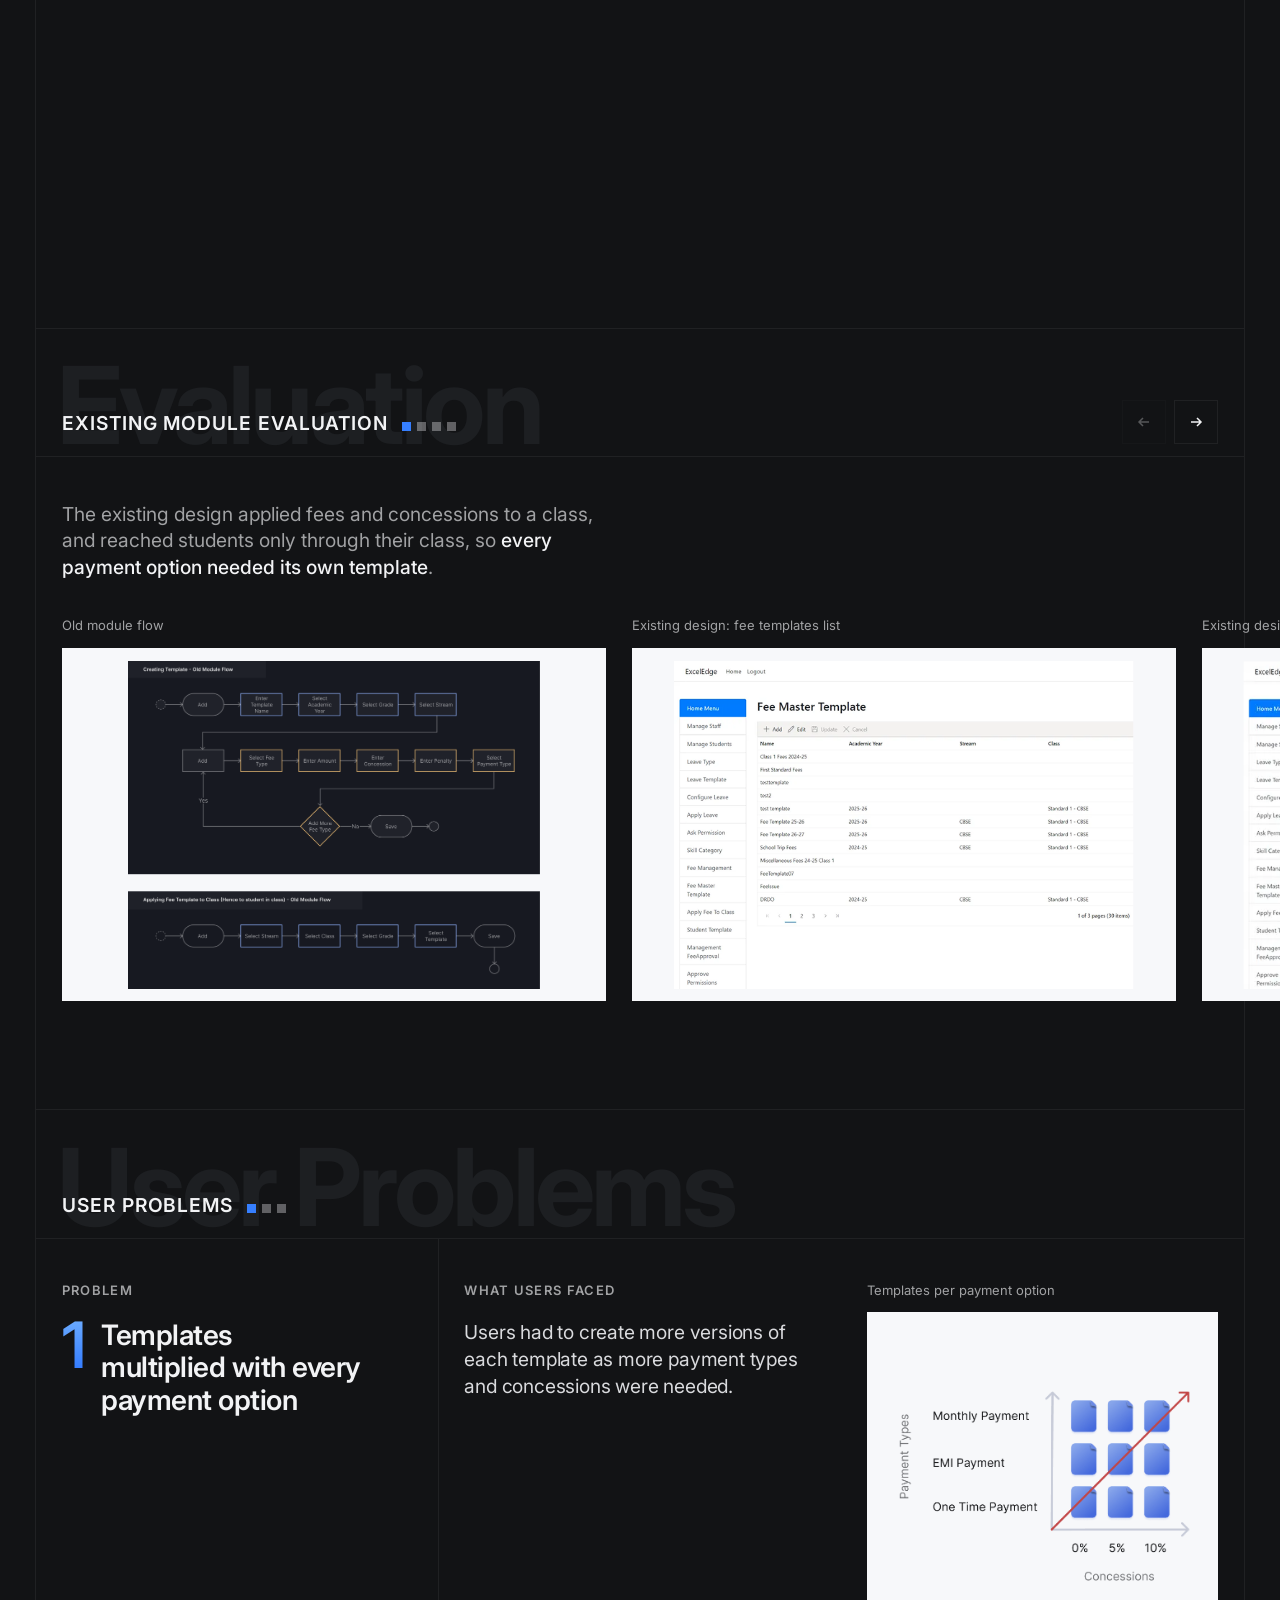
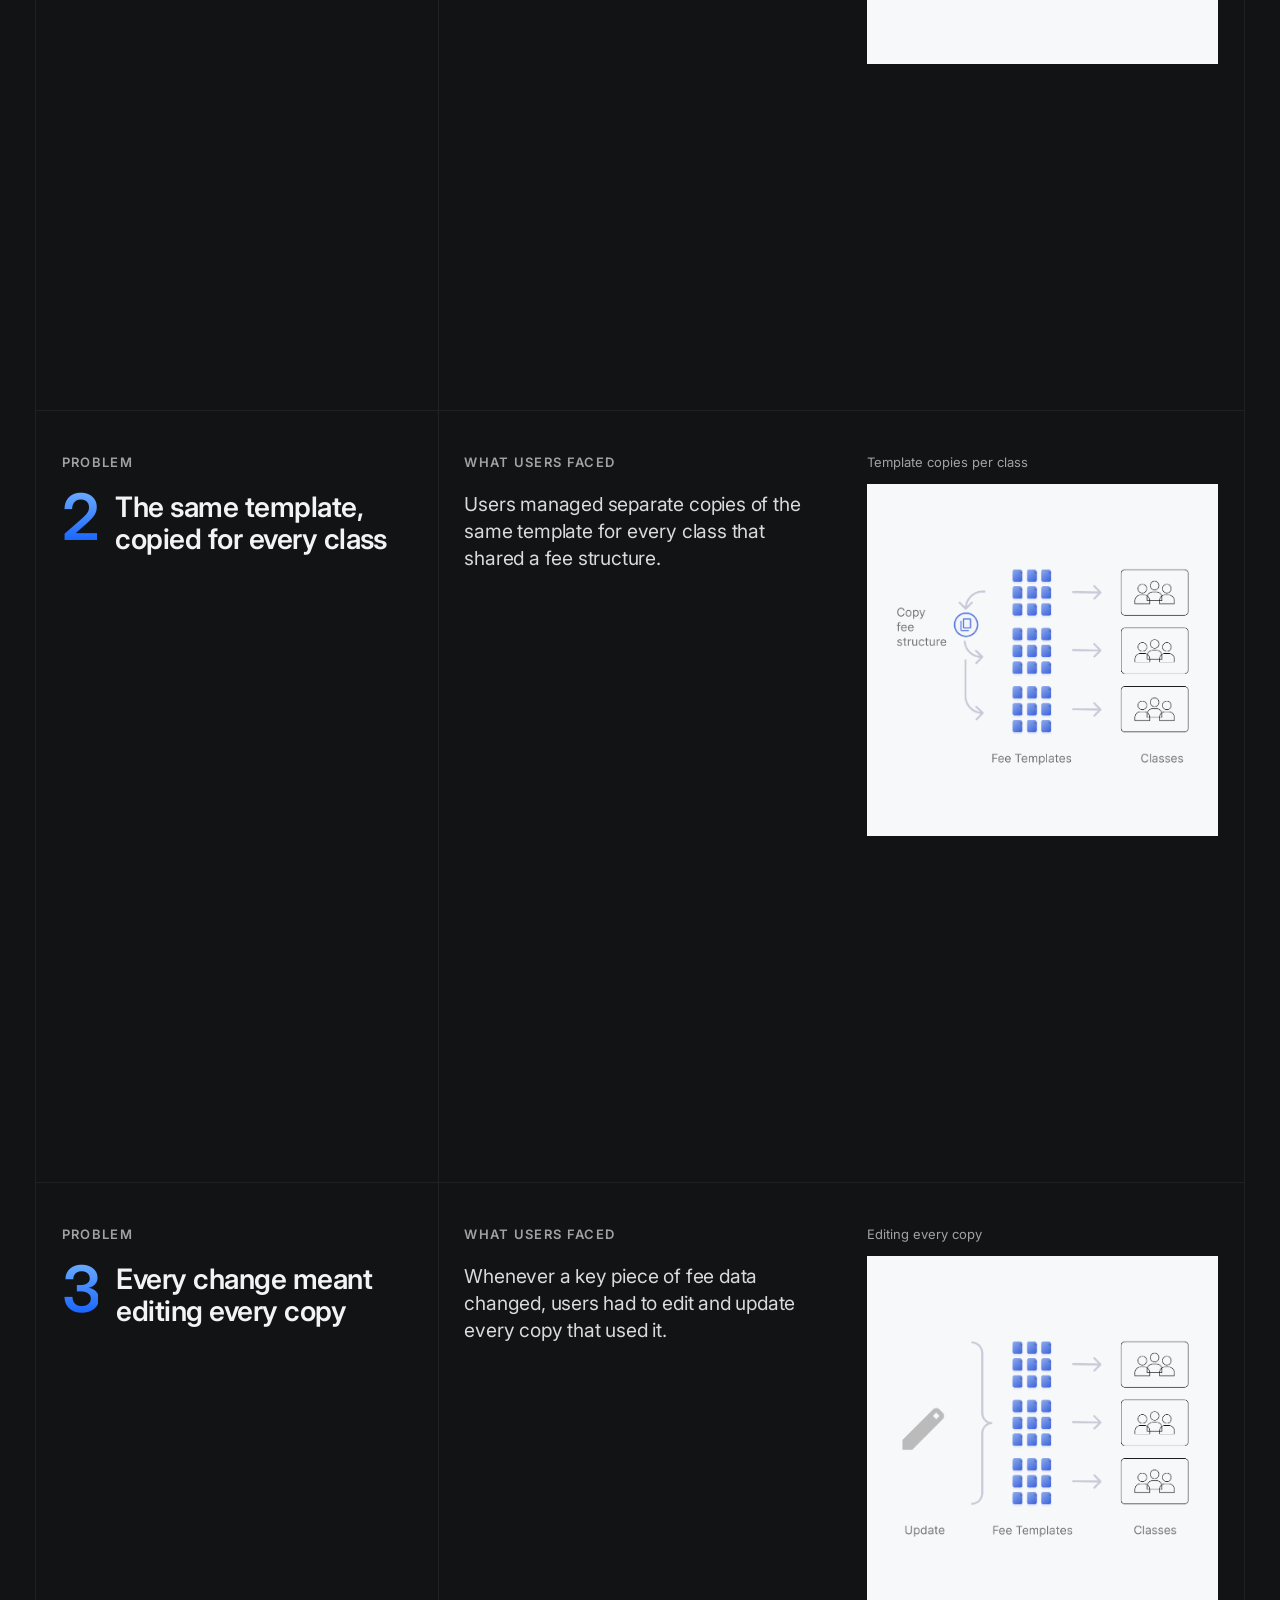
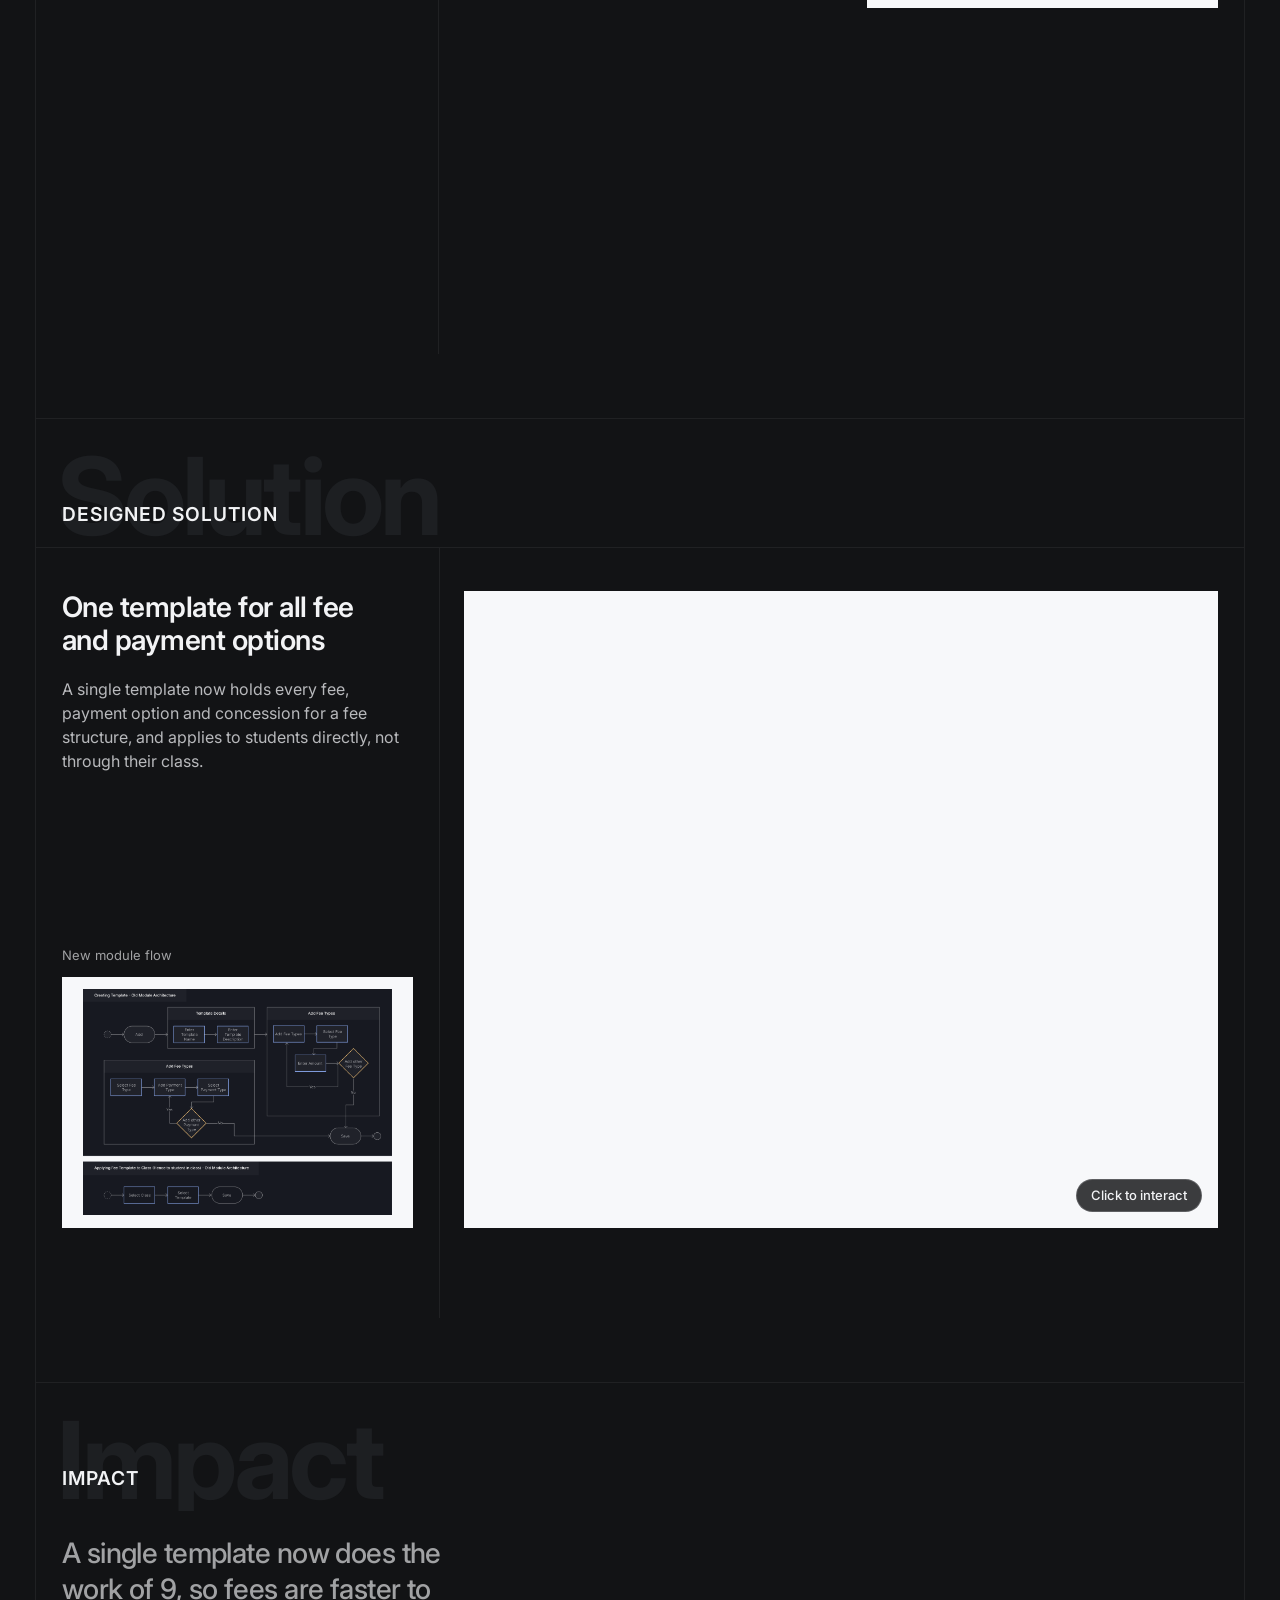
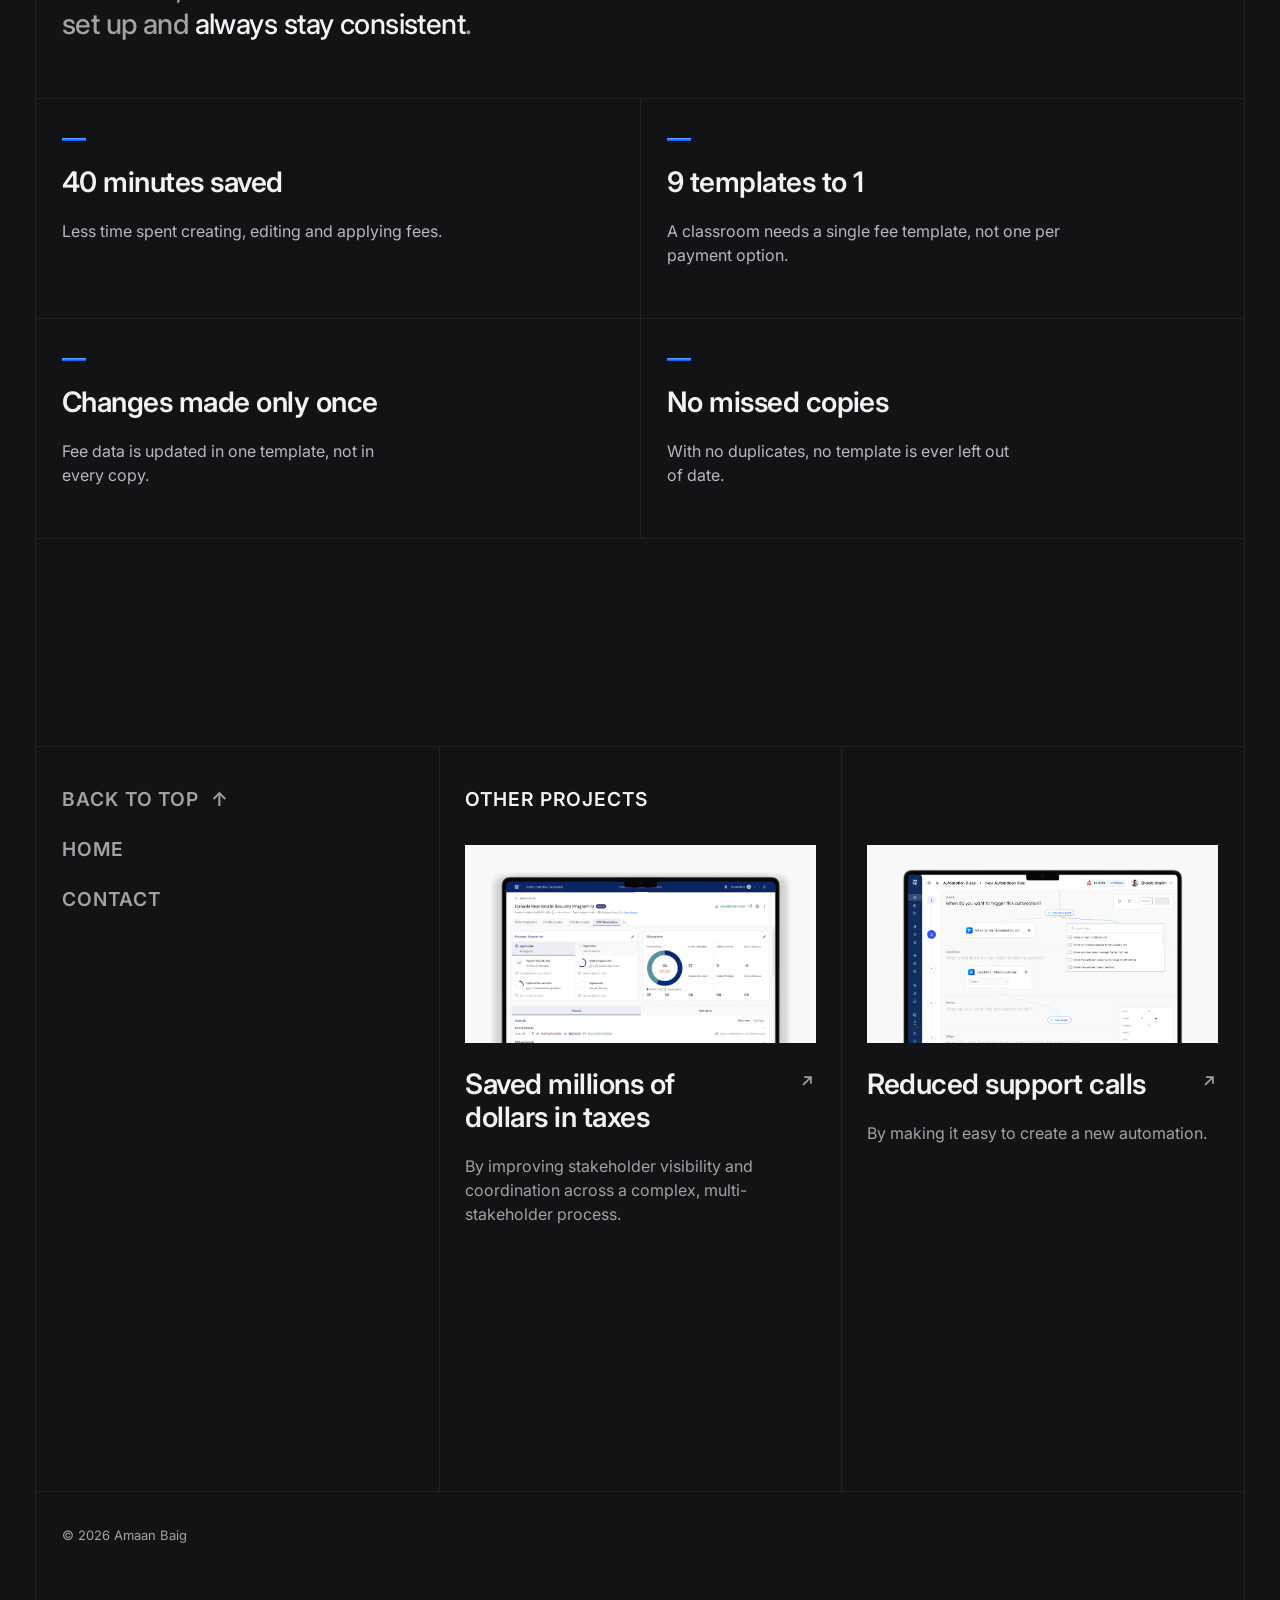
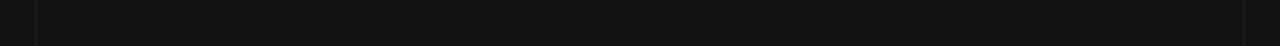
<file: case-studies/fee-management/index.html>
<!doctype html>
<html lang="en">
<head>
  <meta charset="utf-8">
  <meta name="viewport" content="width=device-width, initial-scale=1">
  <title>Fee Management · Case study</title>
  <link rel="icon" href="../../favicon.svg?v=2" type="image/svg+xml">
  <meta name="description" content="How cutting the fee templates a classroom needed from 9 to 1 reduced fee management effort by 40 minutes.">
  <link rel="preconnect" href="https://fonts.googleapis.com">
  <link rel="preconnect" href="https://fonts.gstatic.com" crossorigin>
  <link rel="stylesheet" href="https://fonts.googleapis.com/css2?family=Inter:ital,opsz,wght@0,14..32,100..900;1,14..32,100..900&display=swap">
  <link rel="stylesheet" href="../../styles.css??v=vis2">
  <link rel="stylesheet" href="../case-study.css??v=vis2">
  <script src="../case-study.js??v=vis2" defer></script>
</head>
<body>
  <main class="page">
    <!-- Hero: screen, title, summary and project facts -->
    <section class="hero" id="overview" data-stop>
      <!-- the site header: opens the first screen, then floats (case-study.js) -->
      <div class="head-slot">
        <header class="site-head">
          <a class="logo" href="../../">Amaan Baig<span>.</span></a>
          <nav class="site-nav" aria-label="Main"><a href="../../">Home</a><a href="../../contact/">Contact</a></nav>
        </header>
      </div>
      <div class="hero-shot">
        <!-- two screens, composed: the redesigned fee template in front, the fee schedule behind it -->
        <div class="hero-comp duo">
          <img class="hd-back" src="../../Feemanagementcasestudyimages/Heroright.png" alt="" width="1254" height="813" loading="eager" decoding="async">
          <img class="hd-front" src="../../Feemanagementcasestudyimages/Heroleft.png" alt="The redesigned Fee Master Template: one template holding its fee types, amounts and payment types" width="1505" height="970" fetchpriority="high" decoding="async">
        </div>
      </div>
      <div class="hero-body">
        <h1>Cut fee management effort by 40 minutes</h1>
        <p class="lede">By reducing the fee templates a single classroom needed from an average of 9&nbsp;to&nbsp;1.</p>
      </div>
      <dl class="facts">
        <div><dt>Team</dt><dd>Founder &amp; CEO, Designer (me), Developers</dd></div>
        <div><dt>Client</dt><dd>Excel Edge</dd></div>
      </dl>
    </section>

    <!-- The problem: one statement, one picture of it -->
    <section class="panel problem one-screen" id="problem" aria-labelledby="problem-title" data-stop>
      <header class="sec-head">
        <span class="ghost" aria-hidden="true">Problem</span>
        <h2 class="sec-title" id="problem-title">The problem</h2>
      </header>
      <p class="lede">The fee module needed an average of <strong>9 fee templates for a single classroom</strong>, which made creating, editing and applying fees to classes and students an overwhelming task.</p>
      <!-- HIDDEN FOR NOW: the project overview image and the rule above it. To show them again, delete this
           line and the "END HIDDEN" line below.
      <div class="wide-shot">
        <figure class="ch-fig">
          <figcaption>Project overview</figcaption>
          <button type="button" class="zoom" aria-label="Enlarge: Project overview">
            <img src="../../Feemanagementcasestudyimages/Project%20Overview.png" alt="Project overview. Problem: the fee structure is copied into a separate set of fee templates for each class. Designed solution: one fee template applied to all classes" width="1321" height="407" loading="lazy" decoding="async">
            <span class="zoom-ic" aria-hidden="true"><svg viewBox="0 0 16 16"><circle cx="7" cy="7" r="4.5"/><path d="M10.5 10.5 14 14M7 5v4M5 7h4"/></svg></span>
          </button>
        </figure>
      </div>
      END HIDDEN -->
    </section>

    <!-- Existing module evaluation: what we found, then the old screens in a strip; drag it or use the arrows -->
    <section class="panel designs evaluation" id="evaluation" aria-labelledby="evaluation-title" data-stop>
      <header class="sec-head">
        <span class="ghost" aria-hidden="true">Evaluation</span>
        <h2 class="sec-title" id="evaluation-title">Existing module evaluation <span class="count" aria-hidden="true"></span></h2>
        <div class="ds-head-end">
          <div class="ds-arrows">
            <button type="button" class="ds-arrow" data-dir="-1" aria-label="Previous screen"><svg viewBox="0 0 16 16" aria-hidden="true"><path d="M13 8H3M7 4 3 8l4 4"/></svg></button>
            <button type="button" class="ds-arrow" data-dir="1" aria-label="Next screen"><svg viewBox="0 0 16 16" aria-hidden="true"><path d="M3 8h10M9 4l4 4-4 4"/></svg></button>
          </div>
        </div>
      </header>
      <p class="lede ds-lede">The existing design applied fees and concessions to a class, and reached students only through their class, so <strong>every payment option needed its own template</strong>.</p>
      <div class="ds-viewport">
        <div class="ds-strip">
          <figure class="ds-fig">
            <figcaption>Old module flow</figcaption>
            <button type="button" class="ds-view" aria-label="Enlarge: Old module flow">
              <img src="../../Feemanagementcasestudyimages/OldModuleFlow.png" alt="Old module flows: creating a template step by step, then applying it to a class, and through the class to its students" width="1984" height="1582" loading="lazy" decoding="async" draggable="false">
              <span class="zoom-ic" aria-hidden="true"><svg viewBox="0 0 16 16"><circle cx="7" cy="7" r="4.5"/><path d="M10.5 10.5 14 14M7 5v4M5 7h4"/></svg></span>
            </button>
          </figure>
          <figure class="ds-fig">
            <figcaption>Existing design: fee templates list</figcaption>
            <button type="button" class="ds-view" aria-label="Enlarge: Existing design: fee templates list">
              <img src="../../Feemanagementcasestudyimages/Existing%20design%20-%20Fee%20templates%20list%20%28from%20test%20envirounment%29.png" alt="The existing Fee Master Template list in the test environment: a long list of templates, each tied to an academic year, stream and class" width="639" height="455" loading="lazy" decoding="async" draggable="false">
              <span class="zoom-ic" aria-hidden="true"><svg viewBox="0 0 16 16"><circle cx="7" cy="7" r="4.5"/><path d="M10.5 10.5 14 14M7 5v4M5 7h4"/></svg></span>
            </button>
          </figure>
          <figure class="ds-fig">
            <figcaption>Existing design: fee template</figcaption>
            <button type="button" class="ds-view" aria-label="Enlarge: Existing design: fee template">
              <img src="../../Feemanagementcasestudyimages/Existing%20design%20-%20Fee%20template%20%28from%20test%20envirounment%29.png" alt="An existing fee template in the test environment: name, academic year, stream and class, with a table of fee types and amounts" width="641" height="455" loading="lazy" decoding="async" draggable="false">
              <span class="zoom-ic" aria-hidden="true"><svg viewBox="0 0 16 16"><circle cx="7" cy="7" r="4.5"/><path d="M10.5 10.5 14 14M7 5v4M5 7h4"/></svg></span>
            </button>
          </figure>
          <figure class="ds-fig">
            <figcaption>Design ecosystem</figcaption>
            <button type="button" class="ds-view" aria-label="Enlarge: Design ecosystem">
              <img src="../../Feemanagementcasestudyimages/Designecosystem.png" alt="The fee ecosystem: how fee, type, concession, penalty, schedule and amount connect to grade, stream, route and students" width="1319" height="757" loading="lazy" decoding="async" draggable="false">
              <span class="zoom-ic" aria-hidden="true"><svg viewBox="0 0 16 16"><circle cx="7" cy="7" r="4.5"/><path d="M10.5 10.5 14 14M7 5v4M5 7h4"/></svg></span>
            </button>
          </figure>
        </div>
      </div>
      <footer class="ds-end">
        <div class="ds-arrows">
        <button type="button" class="ds-arrow" data-dir="-1" aria-label="Previous screen"><svg viewBox="0 0 16 16" aria-hidden="true"><path d="M13 8H3M7 4 3 8l4 4"/></svg></button>
        <button type="button" class="ds-arrow" data-dir="1" aria-label="Next screen"><svg viewBox="0 0 16 16" aria-hidden="true"><path d="M3 8h10M9 4l4 4-4 4"/></svg></button>
      </div>
      </footer>
    </section>

    <!-- User problems: the title stays pinned while each problem snaps into place -->
    <section class="panel solutions snap-sec" id="user-problems" aria-labelledby="user-problems-title" data-stop>
      <div class="pin">
        <header class="sec-head">
          <span class="ghost" aria-hidden="true">User Problems</span>
          <h2 class="sec-title" id="user-problems-title">User problems <span class="count" aria-hidden="true"></span></h2>
        </header>
      </div>

      <article class="sol-row vp" data-row data-stop>
        <div class="sol-problem">
          <span class="sol-label">Problem</span>
          <span class="num accent" aria-hidden="true">1</span>
          <h3>Templates multiplied with every payment option</h3>
        </div>
        <div class="sol-solution">
          <span class="sol-label">What users faced</span>
          <p>Users had to create more versions of each template as more payment types and concessions were needed.</p>
        </div>
        <figure class="sol-shot">
          <figcaption><span class="sol-cap">Templates per payment option</span></figcaption>
          <button type="button" class="shot sol-view" aria-label="Enlarge: Templates per payment option">
            <img class="on" src="../../Feemanagementcasestudyimages/Morepaymentoptionsmoretemplayes.png" alt="A new template for every payment type and concession: one-time, EMI and monthly payments against 0%, 5% and 10% concessions" data-label="Templates per payment option" width="333" height="333" loading="lazy" decoding="async">
            <span class="zoom-ic" aria-hidden="true"><svg viewBox="0 0 16 16"><circle cx="7" cy="7" r="4.5"/><path d="M10.5 10.5 14 14M7 5v4M5 7h4"/></svg></span>
          </button>
        </figure>
      </article>

      <article class="sol-row vp" data-row data-stop>
        <div class="sol-problem">
          <span class="sol-label">Problem</span>
          <span class="num accent" aria-hidden="true">2</span>
          <h3>The same template, copied for every class</h3>
        </div>
        <div class="sol-solution">
          <span class="sol-label">What users faced</span>
          <p>Users managed separate copies of the same template for every class that shared a fee structure.</p>
        </div>
        <figure class="sol-shot">
          <figcaption><span class="sol-cap">Template copies per class</span></figcaption>
          <button type="button" class="shot sol-view" aria-label="Enlarge: Template copies per class">
            <img class="on" src="../../Feemanagementcasestudyimages/Thesametemplatecopiedforeveryclass.png" alt="The same fee structure copied into a separate set of templates for each class" data-label="Template copies per class" width="333" height="333" loading="lazy" decoding="async">
            <span class="zoom-ic" aria-hidden="true"><svg viewBox="0 0 16 16"><circle cx="7" cy="7" r="4.5"/><path d="M10.5 10.5 14 14M7 5v4M5 7h4"/></svg></span>
          </button>
        </figure>
      </article>

      <article class="sol-row vp" data-row data-stop>
        <div class="sol-problem">
          <span class="sol-label">Problem</span>
          <span class="num accent" aria-hidden="true">3</span>
          <h3>Every change meant editing every copy</h3>
        </div>
        <div class="sol-solution">
          <span class="sol-label">What users faced</span>
          <p>Whenever a key piece of fee data changed, users had to edit and update every copy that used it.</p>
        </div>
        <figure class="sol-shot">
          <figcaption><span class="sol-cap">Editing every copy</span></figcaption>
          <button type="button" class="shot sol-view" aria-label="Enlarge: Editing every copy">
            <img class="on" src="../../Feemanagementcasestudyimages/Everychangemeanteditingeverycopy.png" alt="One update has to be made in every copy of the fee templates, across all classes" data-label="Editing every copy" width="333" height="333" loading="lazy" decoding="async">
            <span class="zoom-ic" aria-hidden="true"><svg viewBox="0 0 16 16"><circle cx="7" cy="7" r="4.5"/><path d="M10.5 10.5 14 14M7 5v4M5 7h4"/></svg></span>
          </button>
        </figure>
      </article>
    </section>

    <!-- Designed solution: the solution in a sentence, the main screen and one supporting screen -->
    <section class="panel design one-screen" id="design" aria-labelledby="design-title" data-stop>
      <header class="sec-head">
        <span class="ghost" aria-hidden="true">Solution</span>
        <h2 class="sec-title" id="design-title">Designed solution</h2>
      </header>
      <div class="dz-grid">
        <div class="dz-text">
          <h3>One template for all fee and payment options</h3>
          <p>A single template now holds every fee, payment option and concession for a fee structure, and applies to students directly, not through their class.</p>
        </div>
        <figure class="ch-fig dz-main">
            <div class="zoom live">
              <iframe src="https://www.youtube-nocookie.com/embed/JqcasjpTvhE?rel=0" title="One template for all fee and payment options: video walkthrough" loading="lazy" allow="accelerometer; autoplay; clipboard-write; encrypted-media; gyroscope; picture-in-picture; web-share" referrerpolicy="strict-origin-when-cross-origin" allowfullscreen></iframe>
            </div>
          </figure>
        <figure class="ch-fig dz-side">
            <figcaption>New module flow</figcaption>
            <button type="button" class="zoom" aria-label="Enlarge: New module flow">
              <img src="../../Feemanagementcasestudyimages/NewModuleFlow.png" alt="New module flows: creating a template with its fee types and payment types in one place, then applying it by selecting a class and a template" width="1984" height="1455" loading="lazy" decoding="async">
              <span class="zoom-ic" aria-hidden="true"><svg viewBox="0 0 16 16"><circle cx="7" cy="7" r="4.5"/><path d="M10.5 10.5 14 14M7 5v4M5 7h4"/></svg></span>
            </button>
          </figure>
      </div>
    </section>

    <!-- Project impact: the overall outcome, one screen -->
    <section class="panel impact" id="impact" aria-labelledby="impact-title" data-stop>
      <header class="sec-head">
        <span class="ghost" aria-hidden="true">Impact</span>
        <h2 class="sec-title" id="impact-title">Impact</h2>
      </header>
      <p class="impact-lead">A single template now does the work of 9, so fees are faster to set up and <strong>always stay consistent</strong>.</p>
      <div class="outcomes four">
        <article class="outcome">
          <span class="tick" aria-hidden="true"></span>
          <h3>40 minutes saved</h3>
          <p>Less time spent creating, editing and applying fees.</p>
        </article>
        <article class="outcome">
          <span class="tick" aria-hidden="true"></span>
          <h3>9 templates to 1</h3>
          <p>A classroom needs a single fee template, not one per payment option.</p>
        </article>
        <article class="outcome">
          <span class="tick" aria-hidden="true"></span>
          <h3>Changes made only once</h3>
          <p>Fee data is updated in one template, not in every copy.</p>
        </article>
        <article class="outcome">
          <span class="tick" aria-hidden="true"></span>
          <h3>No missed copies</h3>
          <p>With no duplicates, no template is ever left out of date.</p>
        </article>
      </div>
    </section>

    <!-- HIDDEN FOR NOW: Product designs and Other deliverables (and their two links in the section menu).
         To show them again, delete this line and the "END HIDDEN" line below.

    Product designs: a horizontal strip of screens; drag it or use the arrows to move it along
    <section class="panel designs" id="designs" aria-labelledby="designs-title" data-stop>
      <header class="sec-head">
        <span class="ghost" aria-hidden="true">Designs</span>
        <h2 class="sec-title" id="designs-title">Product designs <span class="count" aria-hidden="true"></span></h2>
        <div class="ds-head-end">
          <div class="ds-arrows">
            <button type="button" class="ds-arrow" data-dir="-1" aria-label="Previous screen"><svg viewBox="0 0 16 16" aria-hidden="true"><path d="M13 8H3M7 4 3 8l4 4"/></svg></button>
            <button type="button" class="ds-arrow" data-dir="1" aria-label="Next screen"><svg viewBox="0 0 16 16" aria-hidden="true"><path d="M3 8h10M9 4l4 4-4 4"/></svg></button>
          </div>
        </div>
      </header>
      <div class="ds-viewport">
        <div class="ds-strip">
          <figure class="ds-fig">
            <div class="ds-view" role="img" aria-label="Product design, screen 1 (image coming soon)"></div>
          </figure>
          <figure class="ds-fig">
            <div class="ds-view" role="img" aria-label="Product design, screen 2 (image coming soon)"></div>
          </figure>
          <figure class="ds-fig">
            <div class="ds-view" role="img" aria-label="Product design, screen 3 (image coming soon)"></div>
          </figure>
          <figure class="ds-fig">
            <div class="ds-view" role="img" aria-label="Product design, screen 4 (image coming soon)"></div>
          </figure>
          <figure class="ds-fig">
            <div class="ds-view" role="img" aria-label="Product design, screen 5 (image coming soon)"></div>
          </figure>
        </div>
      </div>
      <footer class="ds-end">
        <div class="ds-arrows">
            <button type="button" class="ds-arrow" data-dir="-1" aria-label="Previous screen"><svg viewBox="0 0 16 16" aria-hidden="true"><path d="M13 8H3M7 4 3 8l4 4"/></svg></button>
            <button type="button" class="ds-arrow" data-dir="1" aria-label="Next screen"><svg viewBox="0 0 16 16" aria-hidden="true"><path d="M3 8h10M9 4l4 4-4 4"/></svg></button>
          </div>
      </footer>
    </section>

    Other deliverables: one wide frame; shorter than a screen, so the start of the footer shows below it
    <section class="panel deliverables" id="deliverables" aria-labelledby="deliverables-title" data-stop>
      <header class="sec-head">
        <span class="ghost" aria-hidden="true">Deliverables</span>
        <h2 class="sec-title" id="deliverables-title">Other deliverables</h2>
      </header>
      <div class="wide-shot">
        <figure class="ch-fig">
          <div class="zoom" role="img" aria-label="Other deliverables (image coming soon)"></div>
        </figure>
      </div>
    </section>
    END HIDDEN -->

    <!-- Site footer: links, other projects, copyright -->
    <footer class="site-foot" data-stop>
      <div class="sf-main">
        <nav class="sf-links" aria-label="Footer">
          <a href="#overview" class="to-top">Back to top <span aria-hidden="true">↑</span></a>
          <a href="../../">Home</a>
          <a href="../../contact/">Contact</a>
        </nav>
        <section class="sf-projects" aria-labelledby="op-title">
          <h2 class="sf-head" id="op-title">Other projects</h2>
          <a class="op-card" href="../global-incentive-fee-awards/">
            <div class="shot op-gifa"><img src="../../GIFAcasestudyimages/GIFAherocenter.png" alt="" loading="lazy" decoding="async"></div>
            <div class="op-title"><h3>Saved millions of dollars in taxes</h3><svg class="op-arrow" viewBox="0 0 16 16" aria-hidden="true"><path d="M4.5 11.5l7-7M5.5 4.5h6v6"/></svg></div>
            <p>By improving stakeholder visibility and coordination across a complex, multi-stakeholder process.</p>
          </a>
          <a class="op-card" href="../creating-automation/">
            <div class="shot op-auto"><img src="../../Creatingautomationcasestudyimages/Group%201321317990.png" alt="" loading="lazy" decoding="async"></div>
            <div class="op-title"><h3>Reduced support calls</h3><svg class="op-arrow" viewBox="0 0 16 16" aria-hidden="true"><path d="M4.5 11.5l7-7M5.5 4.5h6v6"/></svg></div>
            <p>By making it easy to create a new automation.</p>
          </a>
        </section>
      </div>
      <p class="sf-copy">© 2026 Amaan Baig</p>
    </footer>
  </main>

  <!-- Image viewer: opens from any enlargeable image, steps through the images in that section -->
  <div class="lightbox" role="dialog" aria-modal="true" aria-label="Image viewer" hidden>
    <div class="lb-bar">
      <p class="lb-label"><span class="lb-title"></span> <span class="lb-count"></span></p>
      <button type="button" class="ds-arrow lb-close" aria-label="Close"><svg viewBox="0 0 16 16" aria-hidden="true"><path d="M3.5 3.5l9 9M12.5 3.5l-9 9"/></svg></button>
    </div>
    <div class="lb-stage">
      <button type="button" class="ds-arrow lb-prev" aria-label="Previous image"><svg viewBox="0 0 16 16" aria-hidden="true"><path d="M13 8H3M7 4 3 8l4 4"/></svg></button>
      <figure class="lb-frame"><img class="lb-img" alt=""></figure>
      <button type="button" class="ds-arrow lb-next" aria-label="Next image"><svg viewBox="0 0 16 16" aria-hidden="true"><path d="M3 8h10M9 4l4 4-4 4"/></svg></button>
    </div>
  </div>

  <!-- Section index -->
  <nav class="index" aria-label="Case study sections">
    <a href="#overview"><span>01</span> Overview</a>
    <a href="#problem"><span>02</span> Problem</a>
    <a href="#evaluation"><span>03</span> Evaluation</a>
    <a href="#user-problems"><span>04</span> User problems</a>
    <a href="#design"><span>05</span> Solution</a>
    <a href="#impact"><span>06</span> Impact</a>
    <!-- HIDDEN FOR NOW, with their sections above
    <a href="#designs"><span>07</span> Designs</a>
    <a href="#deliverables"><span>08</span> Deliverables</a>
    END HIDDEN -->
  </nav>
</body>
</html>
</file>
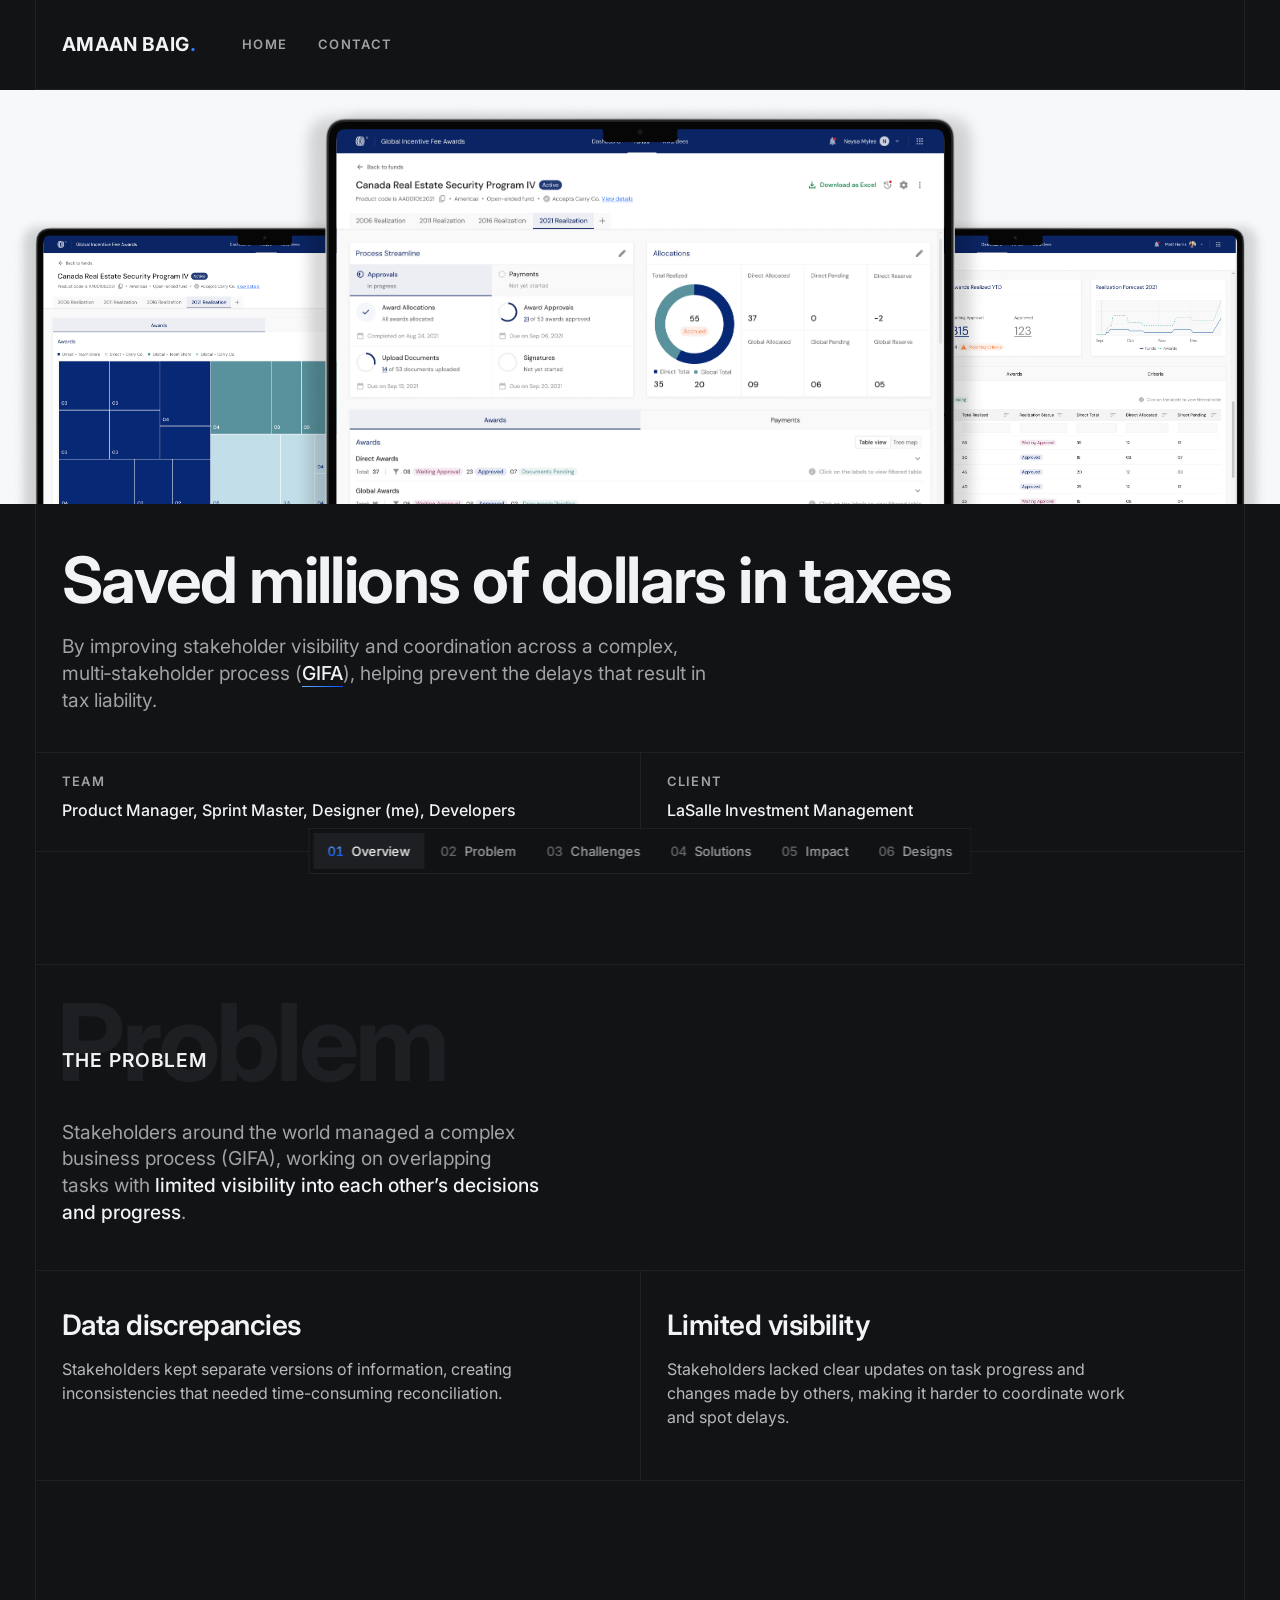
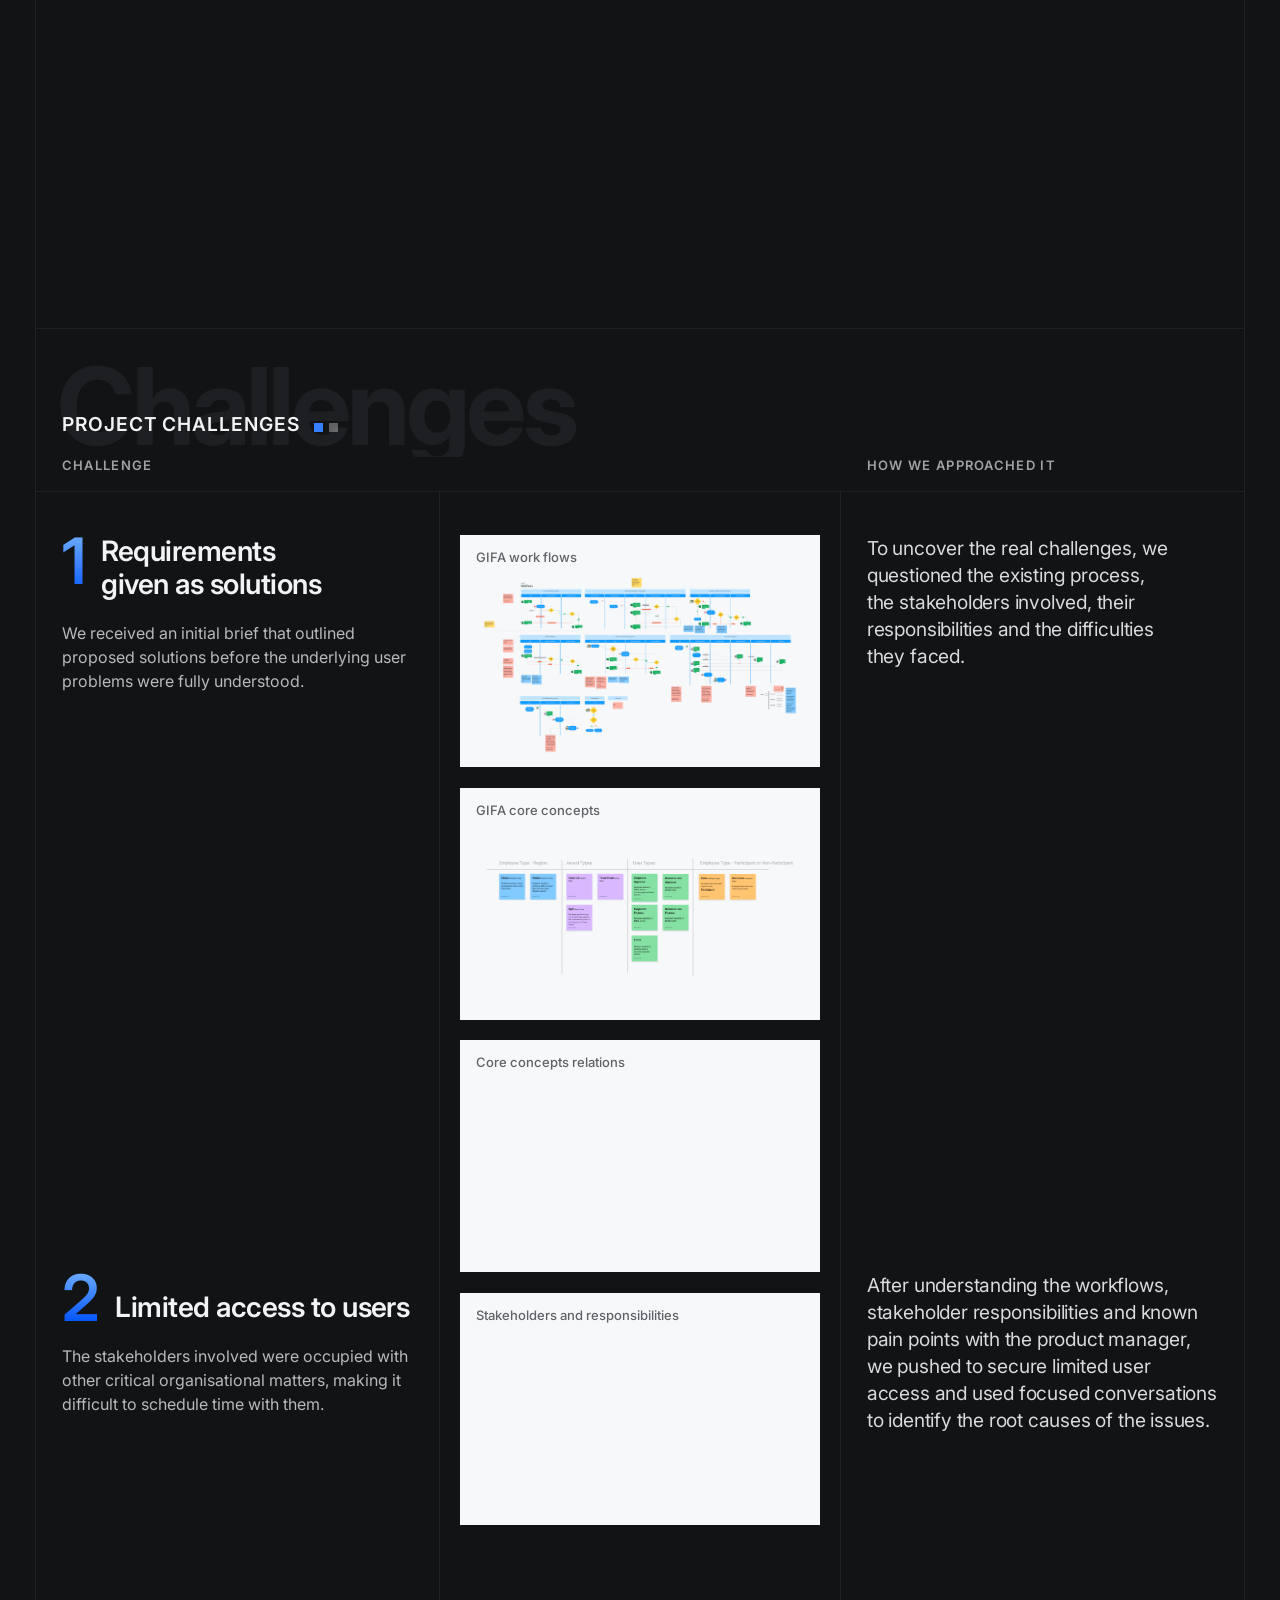
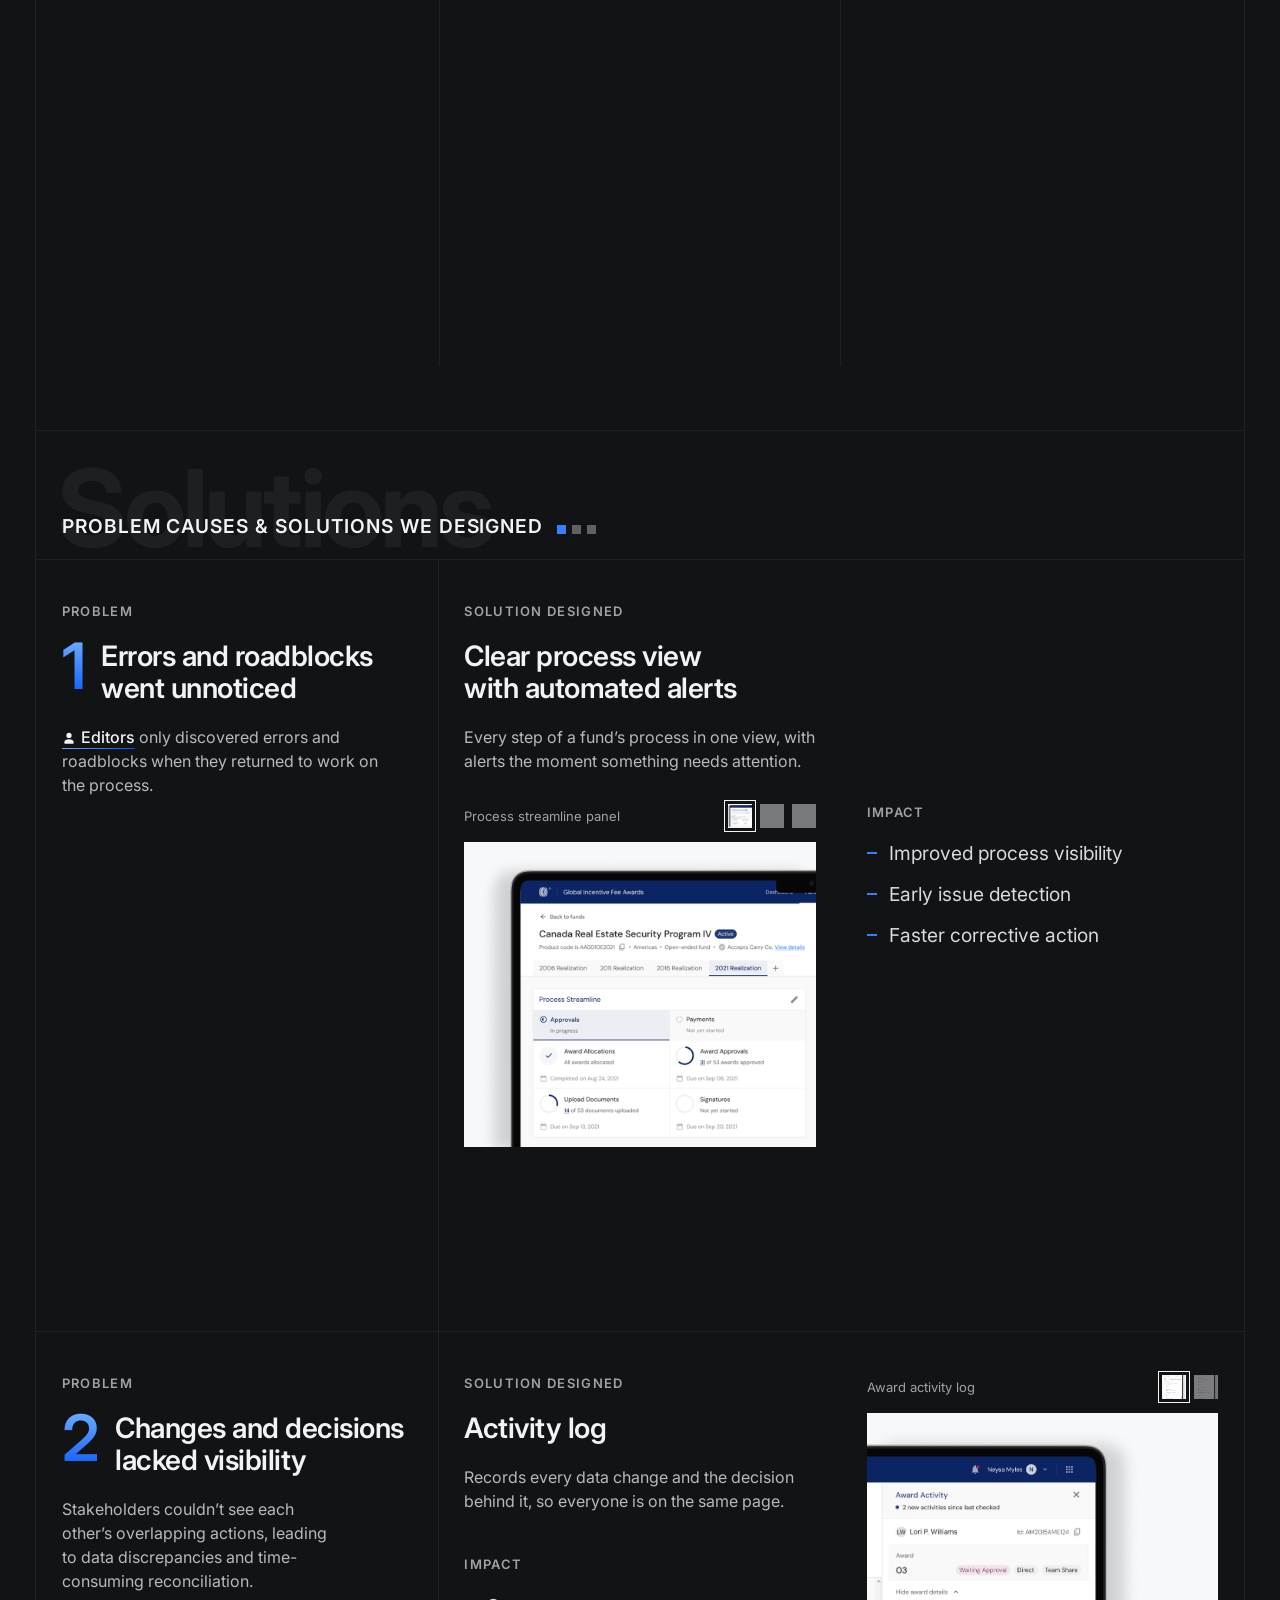
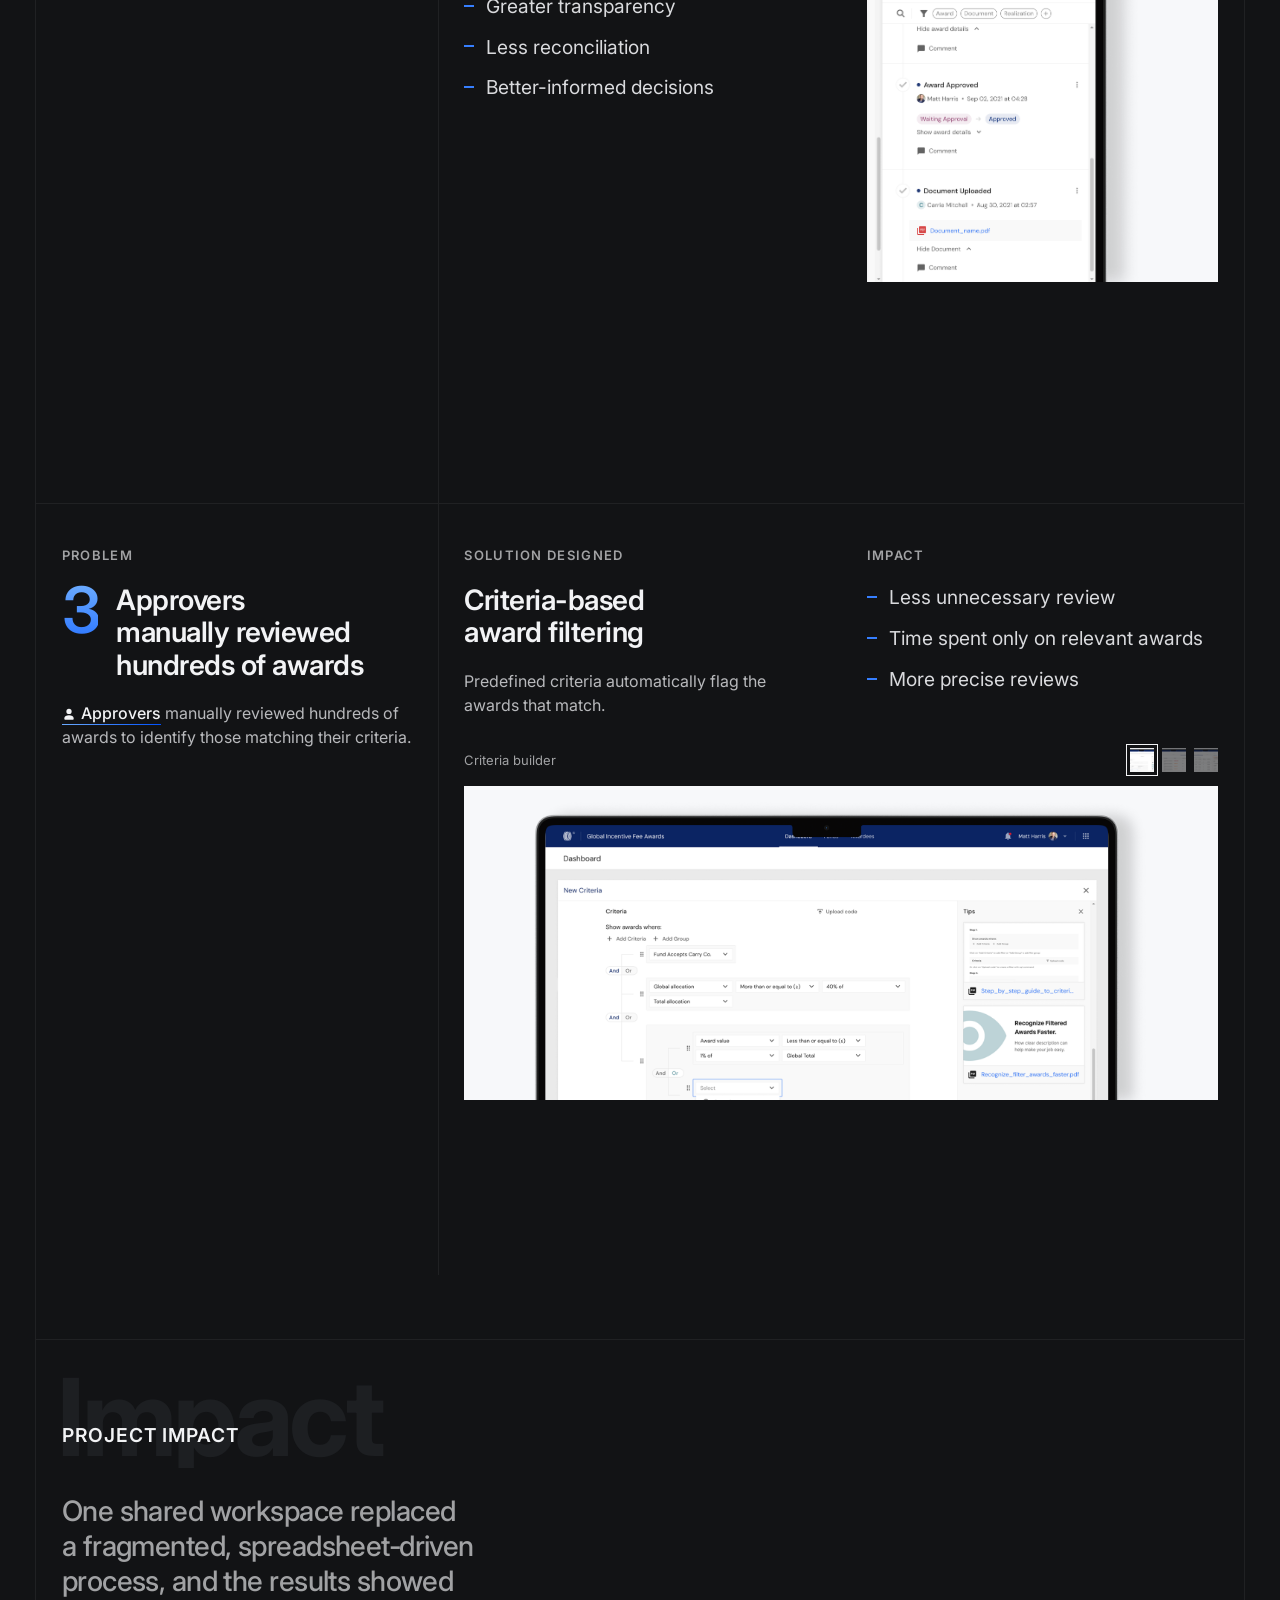
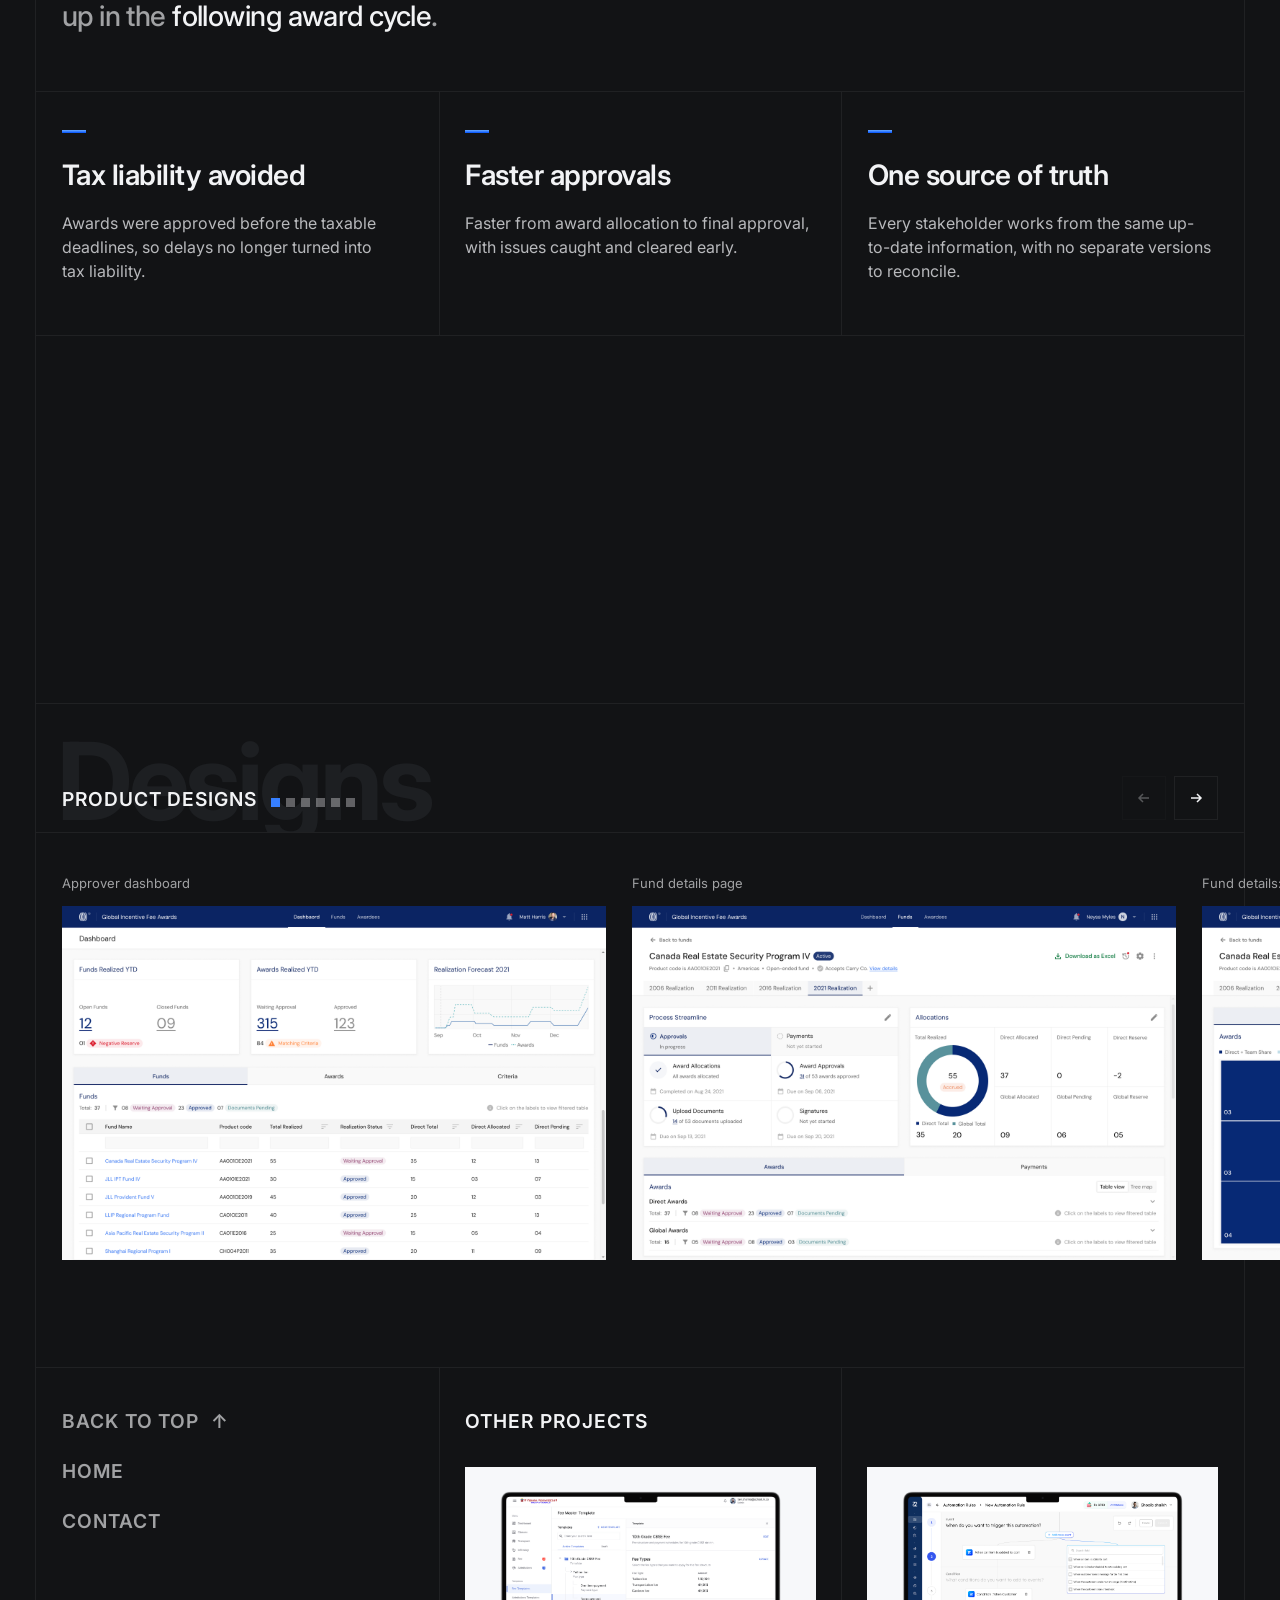
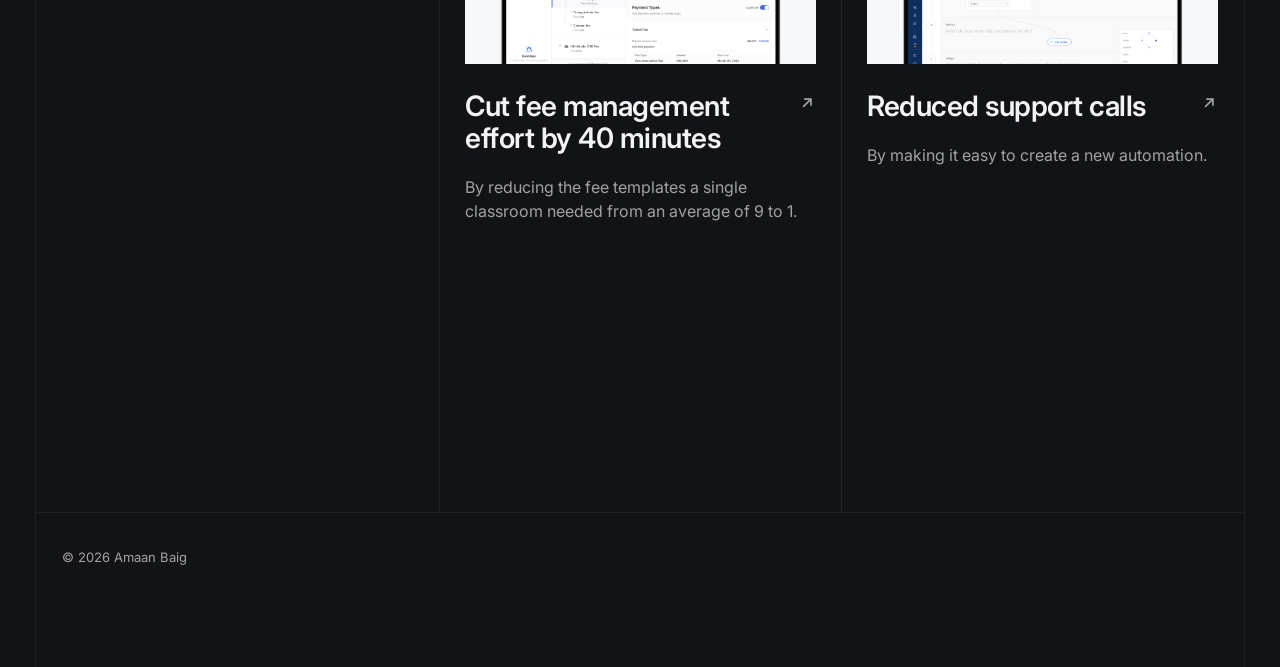
<file: case-studies/global-incentive-fee-awards/index.html>
<!doctype html>
<html lang="en">
<head>
  <meta charset="utf-8">
  <meta name="viewport" content="width=device-width, initial-scale=1">
  <title>Global Incentive Fee Awards · Case study</title>
  <link rel="icon" href="../../favicon.svg?v=2" type="image/svg+xml">
  <meta name="description" content="How improving stakeholder visibility and coordination in a complex, multi-stakeholder process saved millions of dollars in taxes.">
  <link rel="preconnect" href="https://fonts.googleapis.com">
  <link rel="preconnect" href="https://fonts.gstatic.com" crossorigin>
  <link rel="stylesheet" href="https://fonts.googleapis.com/css2?family=Inter:ital,opsz,wght@0,14..32,100..900;1,14..32,100..900&display=swap">
  <link rel="stylesheet" href="../../styles.css??v=vis2">
  <link rel="stylesheet" href="../case-study.css??v=vis2">
  <script src="../case-study.js??v=vis2" defer></script>
</head>
<body>
  <main class="page">
    <!-- Hero: screen, title, summary and project facts -->
    <section class="hero" id="overview" data-stop>
      <!-- the site header: opens the first screen, then floats (case-study.js) -->
      <div class="head-slot">
        <header class="site-head">
          <a class="logo" href="../../">Amaan Baig<span>.</span></a>
          <nav class="site-nav" aria-label="Main"><a href="../../">Home</a><a href="../../contact/">Contact</a></nav>
        </header>
      </div>
      <div class="hero-shot">
        <!-- three screens, composed: dashboard (right) and tree map (left) behind the fund realisation screen -->
        <div class="hero-comp">
          <img class="hc-left" src="../../GIFAcasestudyimages/GIFAheroleft.png" alt="" width="1653" height="1092" loading="eager" decoding="async">
          <img class="hc-right" src="../../GIFAcasestudyimages/GIFAheroright.png" alt="" width="1653" height="1092" loading="eager" decoding="async">
          <img class="hc-center" src="../../GIFAcasestudyimages/GIFAherocenter.png" alt="Global Incentive Fee Awards: a fund’s realisation screen with the process streamline, allocations and awards, in front of the tree map and the dashboard" width="1733" height="1092" fetchpriority="high" decoding="async">
        </div>
      </div>
      <div class="hero-body">
        <h1>Saved millions of dollars in taxes</h1>
        <p class="lede">By improving stakeholder visibility and coordination across a complex, multi&#8209;stakeholder process (<span class="term" tabindex="0" aria-describedby="tip-gifa"><span class="accent">GIFA</span><span class="tip" id="tip-gifa" role="tooltip">Global Incentive Fee Awards</span></span>), helping prevent the delays that result in tax liability.</p>
      </div>
      <dl class="facts">
        <div><dt>Team</dt><dd>Product Manager, Sprint Master, Designer (me), Developers</dd></div>
        <div><dt>Client</dt><dd>LaSalle Investment Management</dd></div>
      </dl>
    </section>

    <!-- The problem -->
    <section class="panel problem" id="problem" aria-labelledby="problem-title" data-stop>
      <header class="sec-head">
        <span class="ghost" aria-hidden="true">Problem</span>
        <h2 class="sec-title" id="problem-title">The problem</h2>
      </header>
      <p class="lede">Stakeholders around the world managed a complex business process (GIFA), working on overlapping tasks with <strong>limited visibility into each other’s decisions and progress</strong>.</p>
      <div class="cards">
        <article class="card">
          <h3>Data discrepancies</h3>
          <p>Stakeholders kept separate versions of information, creating inconsistencies that needed time-consuming reconciliation.</p>
        </article>
        <article class="card">
          <h3>Limited visibility</h3>
          <p>Stakeholders lacked clear updates on task progress and changes made by others, making it harder to coordinate work and spot delays.</p>
        </article>
      </div>
    </section>

    <!-- Project challenges: the title stays pinned while each challenge snaps into place -->
    <section class="panel challenges snap-sec" id="challenges" aria-labelledby="challenges-title" data-stop>
      <div class="ch-sticky pin">
      <header class="sec-head">
        <span class="ghost" aria-hidden="true">Challenges</span>
        <h2 class="sec-title" id="challenges-title">Project challenges <span class="count" aria-hidden="true"></span></h2>
      </header>
      <div class="ch-labels" aria-hidden="true">
        <span>Challenge</span>
        <span></span>
        <span>How we approached it</span>
      </div>
      </div>

      <div class="ch-grid">
        <!-- one continuous image strip; it scrolls with the page while the challenges snap -->
        <div class="ch-media" aria-label="Research images">
          <figure class="ch-fig">
            <figcaption>GIFA work flows</figcaption>
            <button type="button" class="zoom" aria-label="Enlarge: GIFA work flows">
              <img src="../../GIFAcasestudyimages/web/GIFA%20work%20flows.png" alt="GIFA workflows: swimlane diagrams of each process stage across editors, approvers and finance, with open questions" width="5282" height="2973" loading="lazy" decoding="async">
              <span class="zoom-ic" aria-hidden="true"><svg viewBox="0 0 16 16"><circle cx="7" cy="7" r="4.5"/><path d="M10.5 10.5 14 14M7 5v4M5 7h4"/></svg></span>
            </button>
          </figure>
          <figure class="ch-fig">
            <figcaption>GIFA core concepts</figcaption>
            <button type="button" class="zoom" aria-label="Enlarge: GIFA core concepts">
              <img src="../../GIFAcasestudyimages/GIFA%20core%20concepts.png" alt="GIFA core concepts: employee types, award types, user types and participation, as sticky notes" width="6206" height="2712" loading="lazy" decoding="async">
              <span class="zoom-ic" aria-hidden="true"><svg viewBox="0 0 16 16"><circle cx="7" cy="7" r="4.5"/><path d="M10.5 10.5 14 14M7 5v4M5 7h4"/></svg></span>
            </button>
          </figure>
          <figure class="ch-fig">
            <figcaption>Core concepts relations</figcaption>
            <button type="button" class="zoom" aria-label="Enlarge: Core concepts relations">
              <img src="../../GIFAcasestudyimages/Core%20concepts%20relations.png" alt="How the core concepts relate: employee type, participation and the award types each is eligible for" width="3808" height="1808" loading="lazy" decoding="async">
              <span class="zoom-ic" aria-hidden="true"><svg viewBox="0 0 16 16"><circle cx="7" cy="7" r="4.5"/><path d="M10.5 10.5 14 14M7 5v4M5 7h4"/></svg></span>
            </button>
          </figure>
          <figure class="ch-fig">
            <figcaption>Stakeholders and responsibilities</figcaption>
            <button type="button" class="zoom" aria-label="Enlarge: Stakeholders and responsibilities">
              <img src="../../GIFAcasestudyimages/Stakeholders%20and%20responsibilities.png" alt="Stakeholders and their responsibilities: users mapped against personas, with each persona’s duties and open questions" width="1858" height="1354" loading="lazy" decoding="async">
              <span class="zoom-ic" aria-hidden="true"><svg viewBox="0 0 16 16"><circle cx="7" cy="7" r="4.5"/><path d="M10.5 10.5 14 14M7 5v4M5 7h4"/></svg></span>
            </button>
          </figure>
        </div>

        <div class="ch-text r1" data-row data-stop>
          <span class="num accent" aria-hidden="true">1</span>
          <h3>Requirements given as solutions</h3>
          <p>We received an initial brief that outlined proposed solutions before the underlying user problems were fully understood.</p>
        </div>
        <div class="ch-approach r1">
          <span class="m-label">How we approached it</span>
          <p>To uncover the real challenges, we questioned the existing process, the stakeholders involved, their responsibilities and the difficulties they faced.</p>
          <div class="m-media">
          <figure class="ch-fig">
            <figcaption>GIFA work flows</figcaption>
            <button type="button" class="zoom" aria-label="Enlarge: GIFA work flows">
              <img src="../../GIFAcasestudyimages/web/GIFA%20work%20flows.png" alt="GIFA workflows: swimlane diagrams of each process stage across editors, approvers and finance, with open questions" width="5282" height="2973" loading="lazy" decoding="async">
              <span class="zoom-ic" aria-hidden="true"><svg viewBox="0 0 16 16"><circle cx="7" cy="7" r="4.5"/><path d="M10.5 10.5 14 14M7 5v4M5 7h4"/></svg></span>
            </button>
          </figure>
          <figure class="ch-fig">
            <figcaption>GIFA core concepts</figcaption>
            <button type="button" class="zoom" aria-label="Enlarge: GIFA core concepts">
              <img src="../../GIFAcasestudyimages/GIFA%20core%20concepts.png" alt="GIFA core concepts: employee types, award types, user types and participation, as sticky notes" width="6206" height="2712" loading="lazy" decoding="async">
              <span class="zoom-ic" aria-hidden="true"><svg viewBox="0 0 16 16"><circle cx="7" cy="7" r="4.5"/><path d="M10.5 10.5 14 14M7 5v4M5 7h4"/></svg></span>
            </button>
          </figure>
          </div>
        </div>

        <div class="ch-text r2" data-row data-stop>
          <span class="num accent" aria-hidden="true">2</span>
          <h3>Limited access to users</h3>
          <p>The stakeholders involved were occupied with other critical organisational matters, making it difficult to schedule time with them.</p>
        </div>
        <div class="ch-approach r2">
          <span class="m-label">How we approached it</span>
          <p>After understanding the workflows, stakeholder responsibilities and known pain points with the product manager, we pushed to secure limited user access and used focused conversations to identify the root causes of the issues.</p>
          <div class="m-media">
          <figure class="ch-fig">
            <figcaption>Core concepts relations</figcaption>
            <button type="button" class="zoom" aria-label="Enlarge: Core concepts relations">
              <img src="../../GIFAcasestudyimages/Core%20concepts%20relations.png" alt="How the core concepts relate: employee type, participation and the award types each is eligible for" width="3808" height="1808" loading="lazy" decoding="async">
              <span class="zoom-ic" aria-hidden="true"><svg viewBox="0 0 16 16"><circle cx="7" cy="7" r="4.5"/><path d="M10.5 10.5 14 14M7 5v4M5 7h4"/></svg></span>
            </button>
          </figure>
          <figure class="ch-fig">
            <figcaption>Stakeholders and responsibilities</figcaption>
            <button type="button" class="zoom" aria-label="Enlarge: Stakeholders and responsibilities">
              <img src="../../GIFAcasestudyimages/Stakeholders%20and%20responsibilities.png" alt="Stakeholders and their responsibilities: users mapped against personas, with each persona’s duties and open questions" width="1858" height="1354" loading="lazy" decoding="async">
              <span class="zoom-ic" aria-hidden="true"><svg viewBox="0 0 16 16"><circle cx="7" cy="7" r="4.5"/><path d="M10.5 10.5 14 14M7 5v4M5 7h4"/></svg></span>
            </button>
          </figure>
          </div>
        </div>
      </div>
    </section>

    <!-- Problems & solutions: the title and column labels stay pinned while each solution snaps into place -->
    <section class="panel solutions snap-sec" id="solutions" aria-labelledby="solutions-title" data-stop>
      <div class="pin">
        <header class="sec-head">
          <span class="ghost" aria-hidden="true">Solutions</span>
          <h2 class="sec-title" id="solutions-title">Problem causes &amp; solutions we designed <span class="count" aria-hidden="true"></span></h2>
        </header>
      </div>

      <article class="sol-row v1" data-row data-stop>
        <div class="sol-problem">
          <span class="sol-label">Problem</span>
          <span class="num accent" aria-hidden="true">1</span>
          <h3>Errors and roadblocks went unnoticed</h3>
          <p><span class="term persona" tabindex="0" aria-describedby="tip-editor"><span class="persona-ic" aria-hidden="true"></span><span class="accent">Editors</span><span class="tip tip-start" id="tip-editor" role="tooltip">Persona responsible for opening, closing and moderating the realisation (GIFA).</span></span> only discovered errors and roadblocks when they returned to work on the process.</p>
        </div>
        <div class="sol-solution">
          <span class="sol-label">Solution designed</span>
          <h3>Clear process view with automated alerts</h3>
          <p>Every step of a fund’s process in one view, with alerts the moment something needs attention.</p>
        </div>
        <div class="sol-impact">
          <span class="sol-label">Impact</span>
          <ul><li>Improved process visibility</li><li>Early issue detection</li><li>Faster corrective action</li></ul>
        </div>
        <figure class="sol-shot">
          <figcaption>
            <span class="sol-cap">Process streamline panel</span>
            <span class="thumbs" role="group" aria-label="Screens">
              <button type="button" class="thumb on" aria-label="Show Process streamline panel" aria-pressed="true"><img src="../../GIFAcasestudyimages/Process%20streamline%20panel.png" alt="" loading="lazy" decoding="async"></button>
              <button type="button" class="thumb" aria-label="Show Process streamline panel features" aria-pressed="false"><img src="../../GIFAcasestudyimages/Process%20streamline%20pannel%20features.png" alt="" loading="lazy" decoding="async"></button>
              <button type="button" class="thumb" aria-label="Show Process streamline automation" aria-pressed="false"><img src="../../GIFAcasestudyimages/Process%20streamline%20automation.png" alt="" loading="lazy" decoding="async"></button>
            </span>
          </figcaption>
          <button type="button" class="shot sol-view" aria-label="Enlarge: Process streamline panel">
            <img class="on" src="../../GIFAcasestudyimages/Process%20streamline%20panel.png" alt="A fund’s realisation page with the Process streamline panel: approvals and payments stages, each step’s status and due date" data-label="Process streamline panel" data-bleed="rb" style="--cut: 805 / 760" width="878" height="805" loading="lazy" decoding="async">
            <img src="../../GIFAcasestudyimages/Process%20streamline%20pannel%20features.png" alt="The Process streamline panel annotated: all stages progress together, a clear view of each stage’s progress, and due dates with timely alerts" data-label="Process streamline panel features" width="1042" height="1008" loading="lazy" decoding="async">
            <img src="../../GIFAcasestudyimages/Process%20streamline%20automation.png" alt="Automated alerts: an overdue or soon-due step is flagged in the panel and triggers an email alert" data-label="Process streamline automation" width="1042" height="1008" loading="lazy" decoding="async">
            <span class="zoom-ic" aria-hidden="true"><svg viewBox="0 0 16 16"><circle cx="7" cy="7" r="4.5"/><path d="M10.5 10.5 14 14M7 5v4M5 7h4"/></svg></span>
          </button>
        </figure>
      </article>

      <article class="sol-row v2" data-row data-stop>
        <div class="sol-problem">
          <span class="sol-label">Problem</span>
          <span class="num accent" aria-hidden="true">2</span>
          <h3>Changes and decisions lacked visibility</h3>
          <p>Stakeholders couldn’t see each other’s overlapping actions, leading to data discrepancies and time-consuming reconciliation.</p>
        </div>
        <div class="sol-solution">
          <span class="sol-label">Solution designed</span>
          <h3>Activity log</h3>
          <p>Records every data change and the decision behind it, so everyone is on the same page.</p>
        </div>
        <div class="sol-impact">
          <span class="sol-label">Impact</span>
          <ul><li>Greater transparency</li><li>Less reconciliation</li><li>Better-informed decisions</li></ul>
        </div>
        <figure class="sol-shot">
          <figcaption>
            <span class="sol-cap">Award activity log</span>
            <span class="thumbs" role="group" aria-label="Screens">
              <button type="button" class="thumb on" aria-label="Show Award activity log" aria-pressed="true"><img src="../../GIFAcasestudyimages/Award%20Activity%20Log.png" alt="" loading="lazy" decoding="async"></button>
              <button type="button" class="thumb" aria-label="Show Realization activity log" aria-pressed="false"><img src="../../GIFAcasestudyimages/Realization%20Activity%20Log.png" alt="" loading="lazy" decoding="async"></button>
            </span>
          </figcaption>
          <button type="button" class="shot sol-view" aria-label="Enlarge: Award activity log">
            <img class="on" src="../../GIFAcasestudyimages/Award%20Activity%20Log.png" alt="Award activity log: a timeline of an award’s changes, approvals and uploaded documents, each with who, when and comments" data-label="Award activity log" data-bleed="lb" style="--cut: 1092 / 1051" width="637" height="1092" loading="lazy" decoding="async">
            <img src="../../GIFAcasestudyimages/Realization%20Activity%20Log.png" alt="Realization activity log: a timeline of changes across a realisation, such as participants added and awards marked for revision" data-label="Realization activity log" data-bleed="lb" style="--cut: 1092 / 1051" width="637" height="1092" loading="lazy" decoding="async">
            <span class="zoom-ic" aria-hidden="true"><svg viewBox="0 0 16 16"><circle cx="7" cy="7" r="4.5"/><path d="M10.5 10.5 14 14M7 5v4M5 7h4"/></svg></span>
          </button>
        </figure>
      </article>

      <article class="sol-row v3" data-row data-stop>
        <div class="sol-problem">
          <span class="sol-label">Problem</span>
          <span class="num accent" aria-hidden="true">3</span>
          <h3>Approvers manually reviewed hundreds of awards</h3>
          <p><span class="term persona" tabindex="0" aria-describedby="tip-approver"><span class="persona-ic" aria-hidden="true"></span><span class="accent">Approvers</span><span class="tip tip-start" id="tip-approver" role="tooltip">Persona responsible for reviewing and giving final approval on all realisation (GIFA) decisions.</span></span> manually reviewed hundreds of awards to identify those matching their criteria.</p>
        </div>
        <div class="sol-solution">
          <span class="sol-label">Solution designed</span>
          <h3>Criteria-based award filtering</h3>
          <p>Predefined criteria automatically flag the awards that match.</p>
        </div>
        <div class="sol-impact">
          <span class="sol-label">Impact</span>
          <ul><li>Less unnecessary review</li><li>Time spent only on relevant awards</li><li>More precise reviews</li></ul>
        </div>
        <figure class="sol-shot">
          <figcaption>
            <span class="sol-cap">Criteria builder</span>
            <span class="thumbs" role="group" aria-label="Screens">
              <button type="button" class="thumb on" aria-label="Show Criteria builder" aria-pressed="true"><img src="../../GIFAcasestudyimages/Criteria%20builder.png" alt="" loading="lazy" decoding="async"></button>
              <button type="button" class="thumb" aria-label="Show Saved criteria" aria-pressed="false"><img src="../../GIFAcasestudyimages/Saved%20Criteria.png" alt="" loading="lazy" decoding="async"></button>
              <button type="button" class="thumb" aria-label="Show Flagged award" aria-pressed="false"><img src="../../GIFAcasestudyimages/Flagged%20award.png" alt="" loading="lazy" decoding="async"></button>
            </span>
          </figcaption>
          <button type="button" class="shot sol-view" aria-label="Enlarge: Criteria builder">
            <img class="on" src="../../GIFAcasestudyimages/Criteria%20builder.png" alt="Criteria builder: conditions on fund, allocation and award value combined with and/or groups, with tips alongside" data-label="Criteria builder" data-bleed="b" style="--cut: 851 / 810" width="1653" height="851" loading="lazy" decoding="async">
            <img src="../../GIFAcasestudyimages/Saved%20Criteria.png" alt="Saved criteria: a list of criteria with their description, severity and the number of funds each one flags" data-label="Saved criteria" data-bleed="b" style="--cut: 851 / 810" width="1653" height="851" loading="lazy" decoding="async">
            <img src="../../GIFAcasestudyimages/Flagged%20award.png" alt="Flagged award: awards matching a criterion are flagged in the table, and the award panel explains why, with approve and mark for revision actions" data-label="Flagged award" data-bleed="b" style="--cut: 851 / 810" width="1653" height="851" loading="lazy" decoding="async">
            <span class="zoom-ic" aria-hidden="true"><svg viewBox="0 0 16 16"><circle cx="7" cy="7" r="4.5"/><path d="M10.5 10.5 14 14M7 5v4M5 7h4"/></svg></span>
          </button>
        </figure>
      </article>
    </section>

    <!-- Project impact: the overall outcome, one screen -->
    <section class="panel impact" id="impact" aria-labelledby="impact-title" data-stop>
      <header class="sec-head">
        <span class="ghost" aria-hidden="true">Impact</span>
        <h2 class="sec-title" id="impact-title">Project impact</h2>
      </header>
      <p class="impact-lead">One shared workspace replaced a fragmented, spreadsheet&#8209;driven process, and the results showed up in the <strong>following award cycle</strong>.</p>
      <div class="outcomes">
        <article class="outcome">
          <span class="tick" aria-hidden="true"></span>
          <h3>Tax liability avoided</h3>
          <p>Awards were approved before the taxable deadlines, so delays no longer turned into tax liability.</p>
        </article>
        <article class="outcome">
          <span class="tick" aria-hidden="true"></span>
          <h3>Faster approvals</h3>
          <p>Faster from award allocation to final approval, with issues caught and cleared early.</p>
        </article>
        <article class="outcome">
          <span class="tick" aria-hidden="true"></span>
          <h3>One source of truth</h3>
          <p>Every stakeholder works from the same up-to-date information, with no separate versions to reconcile.</p>
        </article>
      </div>
    </section>

    <!-- Product designs: a horizontal strip of screens; drag it or use the arrows to move it along -->
    <section class="panel designs" id="designs" aria-labelledby="designs-title" data-stop>
      <header class="sec-head">
        <span class="ghost" aria-hidden="true">Designs</span>
        <h2 class="sec-title" id="designs-title">Product designs <span class="count" aria-hidden="true"></span></h2>
        <div class="ds-head-end">
          <div class="ds-arrows">
            <button type="button" class="ds-arrow" data-dir="-1" aria-label="Previous screen"><svg viewBox="0 0 16 16" aria-hidden="true"><path d="M13 8H3M7 4 3 8l4 4"/></svg></button>
            <button type="button" class="ds-arrow" data-dir="1" aria-label="Next screen"><svg viewBox="0 0 16 16" aria-hidden="true"><path d="M3 8h10M9 4l4 4-4 4"/></svg></button>
          </div>
        </div>
      </header>
      <div class="ds-viewport">
        <div class="ds-strip">
          <figure class="ds-fig">
            <figcaption>Approver dashboard</figcaption>
            <button type="button" class="ds-view" aria-label="Enlarge: Approver dashboard">
              <img src="../../GIFAcasestudyimages/Approver%20Dashbaord.png" alt="Approver dashboard: funds and awards realised this year, awards waiting approval or matching criteria, the realisation forecast and the funds table" width="1512" height="982" loading="lazy" decoding="async" draggable="false">
              <span class="zoom-ic" aria-hidden="true"><svg viewBox="0 0 16 16"><circle cx="7" cy="7" r="4.5"/><path d="M10.5 10.5 14 14M7 5v4M5 7h4"/></svg></span>
            </button>
          </figure>
          <figure class="ds-fig">
            <figcaption>Fund details page</figcaption>
            <button type="button" class="ds-view" aria-label="Enlarge: Fund details page">
              <img src="../../GIFAcasestudyimages/GIFA%20fund%20details%20page.png" alt="Fund details page: the process streamline, allocations, and direct and global awards for one realisation" width="1512" height="982" loading="lazy" decoding="async" draggable="false">
              <span class="zoom-ic" aria-hidden="true"><svg viewBox="0 0 16 16"><circle cx="7" cy="7" r="4.5"/><path d="M10.5 10.5 14 14M7 5v4M5 7h4"/></svg></span>
            </button>
          </figure>
          <figure class="ds-fig">
            <figcaption>Fund details: tree map view</figcaption>
            <button type="button" class="ds-view" aria-label="Enlarge: Fund details: tree map view">
              <img src="../../GIFAcasestudyimages/Fund%20detais%20-%20Tree%20map%20view.png" alt="Fund details in tree map view: awards sized by points and grouped by employee and award type" width="1512" height="982" loading="lazy" decoding="async" draggable="false">
              <span class="zoom-ic" aria-hidden="true"><svg viewBox="0 0 16 16"><circle cx="7" cy="7" r="4.5"/><path d="M10.5 10.5 14 14M7 5v4M5 7h4"/></svg></span>
            </button>
          </figure>
          <figure class="ds-fig">
            <figcaption>Realization activity panel</figcaption>
            <button type="button" class="ds-view" aria-label="Enlarge: Realization activity panel">
              <img src="../../GIFAcasestudyimages/Realization%20activity%20panel.png" alt="Fund details with the realization activity panel open, listing recent changes and revisions" width="1512" height="982" loading="lazy" decoding="async" draggable="false">
              <span class="zoom-ic" aria-hidden="true"><svg viewBox="0 0 16 16"><circle cx="7" cy="7" r="4.5"/><path d="M10.5 10.5 14 14M7 5v4M5 7h4"/></svg></span>
            </button>
          </figure>
          <figure class="ds-fig">
            <figcaption>New criteria: criteria editor</figcaption>
            <button type="button" class="ds-view" aria-label="Enlarge: New criteria: criteria editor">
              <img src="../../GIFAcasestudyimages/New%20Criteria%20-%20Criteria%20Editor.png" alt="New criteria editor: conditions on allocation and award value built with and/or groups and a field picker" width="1512" height="982" loading="lazy" decoding="async" draggable="false">
              <span class="zoom-ic" aria-hidden="true"><svg viewBox="0 0 16 16"><circle cx="7" cy="7" r="4.5"/><path d="M10.5 10.5 14 14M7 5v4M5 7h4"/></svg></span>
            </button>
          </figure>
          <figure class="ds-fig">
            <figcaption>Fund details: flagged award</figcaption>
            <button type="button" class="ds-view" aria-label="Enlarge: Fund details: flagged award">
              <img src="../../GIFAcasestudyimages/Fund%20details%20-%20flagged%20award.png" alt="A flagged award: the awards table with flagged rows and the award panel explaining the matching criteria, with approve and mark for revision" width="1512" height="982" loading="lazy" decoding="async" draggable="false">
              <span class="zoom-ic" aria-hidden="true"><svg viewBox="0 0 16 16"><circle cx="7" cy="7" r="4.5"/><path d="M10.5 10.5 14 14M7 5v4M5 7h4"/></svg></span>
            </button>
          </figure>
        </div>
      </div>
      <footer class="ds-end">
        <div class="ds-arrows">
        <button type="button" class="ds-arrow" data-dir="-1" aria-label="Previous screen"><svg viewBox="0 0 16 16" aria-hidden="true"><path d="M13 8H3M7 4 3 8l4 4"/></svg></button>
        <button type="button" class="ds-arrow" data-dir="1" aria-label="Next screen"><svg viewBox="0 0 16 16" aria-hidden="true"><path d="M3 8h10M9 4l4 4-4 4"/></svg></button>
      </div>
      </footer>
    </section>

    <!-- Site footer: links, other projects, copyright -->
    <footer class="site-foot" data-stop>
      <div class="sf-main">
        <nav class="sf-links" aria-label="Footer">
          <a href="#overview" class="to-top">Back to top <span aria-hidden="true">↑</span></a>
          <a href="../../">Home</a>
          <a href="../../contact/">Contact</a>
        </nav>
        <section class="sf-projects" aria-labelledby="op-title">
          <h2 class="sf-head" id="op-title">Other projects</h2>
          <a class="op-card" href="../fee-management/">
            <div class="shot op-fee"><img src="../../Feemanagementcasestudyimages/Heroleft.png" alt="" loading="lazy" decoding="async"></div>
            <div class="op-title"><h3>Cut fee management effort by 40 minutes</h3><svg class="op-arrow" viewBox="0 0 16 16" aria-hidden="true"><path d="M4.5 11.5l7-7M5.5 4.5h6v6"/></svg></div>
            <p>By reducing the fee templates a single classroom needed from an average of 9&nbsp;to&nbsp;1.</p>
          </a>
          <a class="op-card" href="../creating-automation/">
            <div class="shot op-auto"><img src="../../Creatingautomationcasestudyimages/Group%201321317990.png" alt="" loading="lazy" decoding="async"></div>
            <div class="op-title"><h3>Reduced support calls</h3><svg class="op-arrow" viewBox="0 0 16 16" aria-hidden="true"><path d="M4.5 11.5l7-7M5.5 4.5h6v6"/></svg></div>
            <p>By making it easy to create a new automation.</p>
          </a>
        </section>
      </div>
      <p class="sf-copy">© 2026 Amaan Baig</p>
    </footer>
  </main>

  <!-- Image viewer: opens from any enlargeable image, steps through the images in that section -->
  <div class="lightbox" role="dialog" aria-modal="true" aria-label="Image viewer" hidden>
    <div class="lb-bar">
      <p class="lb-label"><span class="lb-title"></span> <span class="lb-count"></span></p>
      <button type="button" class="ds-arrow lb-close" aria-label="Close"><svg viewBox="0 0 16 16" aria-hidden="true"><path d="M3.5 3.5l9 9M12.5 3.5l-9 9"/></svg></button>
    </div>
    <div class="lb-stage">
      <button type="button" class="ds-arrow lb-prev" aria-label="Previous image"><svg viewBox="0 0 16 16" aria-hidden="true"><path d="M13 8H3M7 4 3 8l4 4"/></svg></button>
      <figure class="lb-frame"><img class="lb-img" alt=""></figure>
      <button type="button" class="ds-arrow lb-next" aria-label="Next image"><svg viewBox="0 0 16 16" aria-hidden="true"><path d="M3 8h10M9 4l4 4-4 4"/></svg></button>
    </div>
  </div>

  <!-- Section index -->
  <nav class="index" aria-label="Case study sections">
    <a href="#overview"><span>01</span> Overview</a>
    <a href="#problem"><span>02</span> Problem</a>
    <a href="#challenges"><span>03</span> Challenges</a>
    <a href="#solutions"><span>04</span> Solutions</a>
    <a href="#impact"><span>05</span> Impact</a>
    <a href="#designs"><span>06</span> Designs</a>
  </nav>
</body>
</html>
</file>
<file: styles.css>
:root {
  --bg: #121315;
  --stroke: #202123;
  --text: #F2F3F5;
  --text-2: #A1A2A4;
  --surface: #F7F8FA;
  --ghost: #1B1C1F;
  --accent: linear-gradient(180deg, #6BABFF 0%, #0051FF 100%); /* light at the top, deep at the bottom */
  --accent-solid: #367FFF; /* the gradient's midpoint, for small solid marks (squares, dashes) */
  --accent-deep: #0051FF;  /* the gradient's deep end, for hover fills */

  --columns: 4;
  --gutter: 2.75vw;
  --col: calc((100vw - 2 * var(--gutter)) / 4);
  --pad: clamp(20px, 2vw, 32px);
  --ease: cubic-bezier(.16, 1, .3, 1);
}

*,
*::before,
*::after {
  box-sizing: border-box;
}

html,
body {
  margin: 0;
  min-height: 100%;
}

body {
  min-height: 100vh;
  background: var(--bg);
  color: var(--text);
  font-family: "Inter", system-ui, -apple-system, "Segoe UI", Roboto, sans-serif;
  -webkit-font-smoothing: antialiased;
}

/* Fixed background of evenly spaced vertical strokes */
.grid-lines {
  position: fixed;
  inset: 0 var(--gutter);
  display: grid;
  grid-template-columns: repeat(var(--columns), 1fr);
  border-right: 1px solid var(--stroke);
  pointer-events: none;
  z-index: 0;
}

.grid-lines span {
  border-left: 1px solid var(--stroke);
}

.page {
  position: relative;
  z-index: 1;
  min-height: 100vh;
  padding: 0 var(--gutter);
}
</file>
<file: case-studies/case-study.css>
/* Case study, divider style (cs1v1.5). Tokens live in /styles.css.
   No background grid: structure comes from real dividers only. Each section is a framed panel that fills
   one screen, so a single scroll snaps cleanly from one section to the next. Layout runs on 3 columns. */

:root {
  --frame: var(--stroke);
  --ghost-2: #1D1F22;
  --text-body: #B8B9BC; /* descriptions: a step lighter than --text-2, so long passages read easily */
  --sticky-h: 0px;

  /* Type scale: one size per role */
  --t-display: clamp(40px, 5vw, 84px);
  --t-heading: clamp(24px, 2.2vw, 32px);
  --t-section: clamp(18px, 1.5vw, 22px);
  --t-lead: clamp(18px, 1.5vw, 22px);
  --t-body: clamp(16px, 1.25vw, 18px);
  --t-label: 13px;
  --gap-detail: clamp(16px, 1.6vw, 24px); /* headline to its detail text */
  --text-soft: #D9DADD; /* long white passages, a step below headings */
}


.page {
  padding: 0 var(--gutter);
}

/* ---------- shared ---------- */

.lede {
  margin: 0;
  max-width: 46ch;
  font-size: var(--t-lead);
  line-height: 1.4;
  color: var(--text-2);
  text-wrap: pretty;
}

.lede strong {
  font-weight: 500;
  color: var(--text);
}

/* An abbreviation explained on hover or focus: blue gradient text with a matching underline and a tooltip */
.term {
  position: relative;
  z-index: 2;
  font-weight: 500;
  cursor: help;
  outline: none;
}

.term::after {
  content: "";
  position: absolute;
  left: 0;
  right: 0;
  bottom: -2px;
  height: 1px;
  background: linear-gradient(90deg, #6BABFF, #0051FF);
}

.term .tip {
  position: absolute;
  bottom: calc(100% + 10px);
  left: 50%;
  padding: 8px 12px;
  border: 1px solid var(--stroke);
  background: #1E1F22;
  font-size: var(--t-label);
  font-weight: 500;
  line-height: 1.3;
  letter-spacing: 0;
  text-align: left;
  width: max-content;
  max-width: min(280px, 80vw); /* longer explanations wrap */
  color: var(--text);
  opacity: 0;
  visibility: hidden;
  pointer-events: none;
  transform: translate(-50%, 4px);
  transition: opacity .2s, transform .2s var(--ease), visibility .2s;
}

.term:hover .tip,
.term:focus-visible .tip,
.term:focus .tip {
  opacity: 1;
  visibility: visible;
  transform: translate(-50%, 0);
}

.term:focus-visible {
  outline: 2px solid var(--text);
  outline-offset: 3px;
}

/* a term reads in white; the gradient lives in its underline (and in the person icon's line, not its fill) */
.term,
.term .accent {
  color: var(--text);
  background: none;
  -webkit-text-fill-color: currentColor;
}

/* terms at the start of a line open their tooltip from the left edge, so it never runs off the page */
.term .tip-start {
  left: 0;
  transform: translateY(4px);
}

.term:hover .tip-start,
.term:focus-visible .tip-start,
.term:focus .tip-start {
  transform: none;
}

/* a person (persona): a small user icon; the underline runs under icon and word together, as under every
   other term */
.persona-ic {
  display: inline-block;
  width: .9em;
  height: .9em;
  margin-right: .28em;
  vertical-align: -.1em;
  background: currentColor;
  -webkit-mask: url("data:image/svg+xml,%3Csvg xmlns='http://www.w3.org/2000/svg' viewBox='0 0 24 24'%3E%3Ccircle cx='12' cy='7.5' r='4.5'/%3E%3Cpath d='M12 14c-4.4 0-8 2.2-8 5v1.5c0 .8.7 1.5 1.5 1.5h13c.8 0 1.5-.7 1.5-1.5V19c0-2.8-3.6-5-8-5z'/%3E%3C/svg%3E") center / contain no-repeat;
  mask: url("data:image/svg+xml,%3Csvg xmlns='http://www.w3.org/2000/svg' viewBox='0 0 24 24'%3E%3Ccircle cx='12' cy='7.5' r='4.5'/%3E%3Cpath d='M12 14c-4.4 0-8 2.2-8 5v1.5c0 .8.7 1.5 1.5 1.5h13c.8 0 1.5-.7 1.5-1.5V19c0-2.8-3.6-5-8-5z'/%3E%3C/svg%3E") center / contain no-repeat;
}

.accent {
  background: var(--accent);
  -webkit-background-clip: text;
  background-clip: text;
  color: transparent;
}

.m-label {
  display: none;
}

/* Framed panel: outer frame on the gutters, a top rule closes each section off */
.panel {
  position: relative;
  border-left: 1px solid var(--frame);
  border-right: 1px solid var(--frame);
  border-top: 1px solid var(--frame);
}

/* Section header: large faint word behind a strong label */
.sec-head {
  position: relative;
  display: flex;
  align-items: flex-end;
  min-height: clamp(110px, 10vw, 160px);
  padding: 0 var(--pad) clamp(18px, 1.8vw, 28px);
  overflow: hidden;
}

.ghost {
  position: absolute;
  left: calc(var(--pad) - .04em);
  bottom: clamp(4px, .6vw, 10px);
  font-size: clamp(72px, 8.4vw, 140px);
  font-weight: 700;
  line-height: .8;
  letter-spacing: -0.035em;
  white-space: nowrap;
  color: var(--ghost-2);
  pointer-events: none;
  user-select: none;
}

.sec-title {
  position: relative;
  display: flex;
  align-items: center;
  gap: 14px;
  margin: 0;
  font-size: var(--t-section);
  font-weight: 600;
  line-height: 1;
  letter-spacing: .05em;
  text-transform: uppercase;
}

/* One square per challenge; the active one turns blue */
.count {
  display: inline-flex;
  gap: 6px;
  align-self: flex-end;
  margin-bottom: 2px;
}

.count i {
  width: 9px;
  height: 9px;
  background: var(--text);
  opacity: .35;
  transition: opacity .3s, background .3s;
}

.count i.on {
  background: var(--accent-solid);
  opacity: 1;
}

/* ---------- hero ---------- */

.hero {
  display: flex;
  flex-direction: column;
  min-height: 100vh;
}

/* full-bleed screen across the top, edge to edge */
.hero-shot {
  flex: 1 1 auto;
  min-height: 34vh;
  max-height: 46vh;
  margin: 0 calc(var(--gutter) * -1);
  background: var(--surface);
}

/* Three laptops composed in the container. Sizes follow the page width, so the outer edges of the side
   laptops always sit exactly on the left and right frame lines. The centre laptop is in front and larger;
   the side ones are smaller and set back. All three are cut off by the bottom of the container.
   The numbers come from the image files: each laptop body is 1567px wide (1008px tall to the cut), starting
   83px in on the centre and left images and 3px in on the right one, 43px from the top. */
.hero-shot {
  --F: calc(100vw - 2 * var(--gutter)); /* frame width */
  --bc: calc(var(--F) * .52);            /* centre laptop body width */
  --bs: calc(var(--bc) * .73);           /* side laptop body width */
  --t: 7%;                               /* centre laptop top */
  position: relative;
  overflow: hidden;
}

.hero-comp {
  position: absolute;
  inset: 0;
}

.hero-comp img {
  position: absolute;
  display: block;
  height: auto;
  user-select: none;
  -webkit-user-drag: none;
}

.hc-center {
  z-index: 2;
  left: calc(50% - var(--bc) / 2 - var(--bc) * 83 / 1567);
  top: calc(var(--t) - var(--bc) * 43 / 1567);
  width: calc(var(--bc) * 1733 / 1567);
}

.hc-left,
.hc-right {
  top: calc(var(--t) + var(--bc) * 1008 / 1567 * .27 - var(--bs) * 43 / 1567);
  width: calc(var(--bs) * 1653 / 1567);
}

.hc-left {
  left: calc(var(--gutter) - var(--bs) * 83 / 1567);
}

.hc-right {
  left: calc(100% - var(--gutter) - var(--bs) - var(--bs) * 3 / 1567);
}

.hero-body {
  padding: clamp(28px, 3.2vw, 52px) var(--pad) clamp(28px, 3vw, 48px);
  border-left: 1px solid var(--frame);
  border-right: 1px solid var(--frame);
}

.hero h1 {
  margin: 0 0 clamp(14px, 1.4vw, 22px);
  font-size: var(--t-display);
  font-weight: 650;
  line-height: 1.1; /* room between lines when the title wraps, still tight enough to read as one block */
  letter-spacing: -0.025em;
  text-wrap: balance;
}

.hero .lede {
  max-width: 60ch;
}

.facts {
  display: grid;
  grid-template-columns: repeat(3, minmax(0, 1fr));
  margin: 0;
  border: 1px solid var(--frame);
}

.facts > div {
  padding: clamp(16px, 1.6vw, 24px) var(--pad) clamp(22px, 2.2vw, 34px);
}

.facts > div + div {
  border-left: 1px solid var(--frame);
}

.facts dt {
  font-size: var(--t-label);
  font-weight: 600;
  letter-spacing: .1em;
  text-transform: uppercase;
  color: var(--text-2);
}

.facts dd {
  margin: 10px 0 0;
  max-width: 30ch;
  font-size: var(--t-body);
  font-weight: 500;
  line-height: 1.45;
}

/* ---------- the problem ---------- */

.problem {
  display: flex;
  flex-direction: column;
  min-height: 100vh;
  margin-top: clamp(48px, 5vw, 80px);
}

.problem > .lede {
  padding: clamp(20px, 2vw, 32px) var(--pad) clamp(32px, 3.4vw, 56px);
}

.cards {
  display: grid;
  grid-template-columns: repeat(2, minmax(0, 1fr));
  border-top: 1px solid var(--frame);
  border-bottom: 1px solid var(--frame);
}

.card {
  padding: clamp(28px, 3vw, 48px) var(--pad) clamp(36px, 4vw, 64px);
}

.card + .card {
  border-left: 1px solid var(--frame);
}

.card h3 {
  width: max-content;
  max-width: 100%;
  margin: 0 0 clamp(12px, 1.2vw, 18px);
  font-size: var(--t-heading);
  font-weight: 600;
  line-height: 1.15;
  letter-spacing: -0.018em;
}

.card p {
  margin: 0;
  max-width: 46ch;
  font-size: var(--t-body);
  line-height: 1.5;
  color: var(--text-2);
}

/* ---------- project challenges ---------- */

.challenges {
  margin-top: clamp(48px, 5vw, 80px);
  border-bottom: 1px solid var(--frame);
}

/* the section title stays pinned while challenges snap underneath */
/* the title and the CHALLENGE / HOW WE APPROACHED IT row pin together, so the rule under the labels
   is always visible while challenges snap underneath */
.pin {
  position: sticky;
  top: 0;
  z-index: 5;
  background: var(--bg);
}

.ch-labels {
  display: grid;
  grid-template-columns: repeat(3, minmax(0, 1fr));
  border-bottom: 1px solid var(--frame);
}

.ch-labels span {
  padding: 0 var(--pad) clamp(14px, 1.4vw, 20px);
  font-size: var(--t-label);
  font-weight: 600;
  letter-spacing: .1em;
  text-transform: uppercase;
  color: var(--text-2);
}

/* Text columns: each challenge fills the screen below the pinned title and snaps into place.
   Centre column: one continuous image strip spanning both challenges, scrolling with the page. */
.ch-grid {
  display: grid;
  grid-template-columns: repeat(3, minmax(0, 1fr));
  grid-auto-rows: minmax(calc(100vh - var(--sticky-h)), auto);
}

.ch-text.r1, .ch-approach.r1 { grid-row: 1; }
.ch-text.r2, .ch-approach.r2 { grid-row: 2; }
.ch-text { grid-column: 1; }
.ch-approach { grid-column: 3; }


.m-media {
  display: none;
}

.ch-text,
.ch-approach {
  padding: clamp(32px, 3.4vw, 56px) var(--pad);
}

.ch-text {
  display: grid;
  grid-template-columns: auto 1fr;
  column-gap: clamp(14px, 1.4vw, 22px);
  align-content: start;
}

.ch-text .num {
  grid-row: 1;
  font-size: clamp(56px, 5vw, 84px);
  font-weight: 600;
  line-height: .8;
  letter-spacing: -0.04em;
}

.ch-text h3 {
  grid-row: 1;
  align-self: end;
  margin: 0;
  font-size: var(--t-heading);
  font-weight: 600;
  line-height: 1.15;
  letter-spacing: -0.018em;
  text-wrap: balance;
}

.ch-text p {
  grid-column: 1 / -1;
  margin: var(--gap-detail) 0 0;
  max-width: 40ch;
  font-size: var(--t-body);
  line-height: 1.5;
  color: var(--text-2);
  text-wrap: pretty;
}

.ch-approach p {
  margin: 0;
  font-size: var(--t-lead);
  line-height: 1.4;
  letter-spacing: -0.01em;
  color: var(--text-soft);
  text-wrap: pretty;
}

/* the strip spans both challenge rows with one even gap, so it reads as a single continuous column
   (images never regroup to the top of the screen at each snap) */
.ch-media {
  grid-column: 2;
  grid-row: 1 / span 2;
  display: grid;
  align-content: start;
  gap: clamp(16px, 1.6vw, 24px);
  padding: clamp(32px, 3.4vw, 56px) 0;
  border-left: 1px solid var(--frame);
  border-right: 1px solid var(--frame);
}

.shot {
  margin: 0 clamp(16px, 1.6vw, 24px);
  aspect-ratio: 1.55;
  background: var(--surface);
}

.page-end {
  height: 1px;
}

/* ---------- problems & solutions ----------
   Pinned title + squares; each solution fills the screen and snaps. Layout per solution follows the
   reference: (1) screen under the solution, impact beside it; (2) impact under the solution, tall screen
   on the right; (3) impact top right, wide screen across solution + impact. Each column keeps its label. */

.solutions {
  margin-top: clamp(48px, 5vw, 80px);
  border-bottom: 1px solid var(--frame);
}

.sol-row {
  display: grid;
  grid-template-columns: repeat(3, minmax(0, 1fr));
  grid-template-rows: auto 1fr;
  min-height: calc(100vh - var(--sticky-h));
  border-top: 1px solid var(--frame);
}

.sol-row.v1 { grid-template-areas: "prob sol ." "prob shot imp"; }
.sol-row.v2 { grid-template-areas: "prob sol shot" "prob imp shot"; }
.sol-row.v3 { grid-template-areas: "prob sol imp" "prob shot shot"; }

.sol-problem { grid-area: prob; }
.sol-solution { grid-area: sol; }
.sol-impact { grid-area: imp; }
.sol-shot { grid-area: shot; }

.sol-label {
  display: block;
  margin-bottom: clamp(16px, 1.6vw, 22px);
  font-size: var(--t-label);
  font-weight: 600;
  letter-spacing: .1em;
  text-transform: uppercase;
  color: var(--text-2);
}

.sol-problem .sol-label {
  grid-column: 1 / -1;
}

.sol-problem,
.sol-solution,
.sol-impact {
  padding: clamp(32px, 3.4vw, 56px) var(--pad) 0;
}

.sol-problem {
  display: grid;
  grid-template-columns: auto 1fr;
  grid-template-rows: auto auto 1fr;
  column-gap: clamp(14px, 1.4vw, 22px);
  align-content: start;
  border-right: 1px solid var(--frame);
}

.sol-problem .num {
  grid-row: 2;
  font-size: clamp(56px, 5vw, 84px);
  font-weight: 600;
  line-height: .8;
  letter-spacing: -0.04em;
}

.sol-problem h3 {
  grid-row: 2;
  align-self: end;
}

.sol-problem p {
  grid-column: 1 / -1;
  grid-row: 3;
}

.sol-problem h3,
.sol-solution h3 {
  margin: 0;
  font-size: var(--t-heading);
  font-weight: 600;
  line-height: 1.15;
  letter-spacing: -0.018em;
  text-wrap: balance;
}

.sol-problem p,
.sol-solution p {
  margin: var(--gap-detail) 0 0;
  max-width: 40ch;
  font-size: var(--t-body);
  line-height: 1.5;
  color: var(--text-2);
  text-wrap: pretty;
}

.v1 .sol-impact {
  padding-top: clamp(24px, 2.4vw, 36px);
}

.sol-impact ul {
  margin: 0;
  padding: 0;
  list-style: none;
}

.sol-impact li {
  position: relative;
  padding: 0 0 14px 22px;
  font-size: var(--t-lead);
  line-height: 1.4;
  color: var(--text-soft);
}

.sol-impact li::before {
  content: "";
  position: absolute;
  left: 0;
  top: .62em;
  width: 10px;
  height: 2px;
  background: var(--accent-solid);
}

.sol-shot {
  margin: 0;
  padding: clamp(24px, 2.4vw, 36px) var(--pad) clamp(64px, 7vw, 96px); /* room for the floating menu */
}

.sol-shot .shot {
  margin: 0;
}

.v1 .sol-shot .shot { aspect-ratio: 1.15 / 1; }
.v2 .sol-shot { padding-top: clamp(32px, 3.4vw, 56px); }
.v2 .sol-shot .shot { aspect-ratio: 3 / 4; }
.v3 .sol-shot .shot { aspect-ratio: 2.4 / 1; }

.sol-shot figcaption {
  display: flex;
  align-items: center;
  justify-content: space-between;
  gap: 16px;
  margin-bottom: 14px;
  font-size: var(--t-label);
  color: var(--text-2);
}

.thumbs {
  display: flex;
  gap: 8px;
}

/* thumbnails of the screens in a solution; the current one is outlined, the others dimmed */
.thumb {
  display: block;
  width: 24px;
  height: 24px;
  padding: 0;
  border: 0;
  background: var(--surface);
  cursor: pointer;
  opacity: .45;
  transition: opacity .2s;
}

.thumb img {
  display: block;
  width: 100%;
  height: 100%;
  object-fit: cover;
}

.thumb:hover,
.thumb.on {
  opacity: 1;
}

.thumb.on {
  outline: 1px solid var(--text);
  outline-offset: 3px;
}

.thumb:focus-visible {
  outline: 2px solid var(--text);
  outline-offset: 3px;
}

/* the screens of a solution, stacked; the current one fades in, shown whole inside its container */
.sol-view {
  --ip: clamp(10px, 1vw, 16px);
  position: relative;
  display: block;
  width: 100%;
  padding: 0;
  border: 0;
  cursor: zoom-in;
}

.sol-view img {
  position: absolute;
  top: var(--ip);
  left: var(--ip);
  display: block;
  width: calc(100% - 2 * var(--ip));
  height: calc(100% - 2 * var(--ip));
  object-fit: contain;
  opacity: 0;
  transition: opacity .35s var(--ease);
}

.sol-view img.on {
  opacity: 1;
}

/* Device screens that are cut off in the image itself run to the container's edge on the cut sides, so the
   cut lines up with the container instead of floating inside it. --cut (image height / height to the cut)
   pushes the soft shadow under the cut out of view. */
.sol-view {
  overflow: hidden;
}

.sol-view img[data-bleed] {
  height: calc((100% - var(--ip)) * var(--cut));
}

.sol-view img[data-bleed="rb"] {   /* cut on the right and bottom */
  width: calc(100% - var(--ip));
  object-position: right bottom;
}

.sol-view img[data-bleed="lb"] {   /* cut on the left and bottom */
  left: 0;
  width: calc(100% - var(--ip));
  object-position: left bottom;
}

.sol-view img[data-bleed="b"] {    /* cut at the bottom */
  object-position: center bottom;
}

.sol-view:focus-visible {
  outline: 2px solid var(--text);
  outline-offset: 3px;
}

/* ---------- project impact ----------
   Closing section, one screen: a lead sentence, then three outcomes side by side. No figures. */

.impact {
  display: flex;
  flex-direction: column;
  min-height: 100vh;
  margin-top: clamp(48px, 5vw, 80px);
  border-bottom: 1px solid var(--frame);
}

.impact-lead {
  margin: 0;
  padding: clamp(20px, 2vw, 32px) var(--pad) clamp(40px, 4.4vw, 72px);
  max-width: 34ch;
  font-size: var(--t-heading);
  font-weight: 500;
  line-height: 1.25;
  letter-spacing: -0.02em;
  color: var(--text-2);
  text-wrap: balance;
}

.impact-lead strong {
  font-weight: 500;
  color: var(--text);
}

.outcomes {
  display: grid;
  grid-template-columns: repeat(3, minmax(0, 1fr));
  border-top: 1px solid var(--frame);
  border-bottom: 1px solid var(--frame);
}

.outcome {
  padding: clamp(28px, 3vw, 48px) var(--pad) clamp(36px, 4vw, 64px);
}

.outcome + .outcome {
  border-left: 1px solid var(--frame);
}

.tick {
  display: block;
  width: 24px;
  height: 3px;
  margin-bottom: clamp(20px, 2vw, 28px);
  background: var(--accent);
}

.outcome h3 {
  margin: 0;
  font-size: var(--t-heading);
  font-weight: 600;
  line-height: 1.15;
  letter-spacing: -0.018em;
}

.outcome p {
  margin: var(--gap-detail) 0 0;
  max-width: 40ch;
  font-size: var(--t-body);
  line-height: 1.5;
  color: var(--text-2);
  text-wrap: pretty;
}

.to-top {
  font-size: var(--t-label);
  font-weight: 600;
  letter-spacing: .1em;
  text-transform: uppercase;
  color: var(--text-2);
  text-decoration: none;
  transition: color .2s;
}

.to-top:hover,
.to-top:focus-visible {
  color: var(--text);
}

/* ---------- section index ---------- */

.index {
  position: fixed;
  left: 50%;
  bottom: clamp(16px, 2vw, 28px);
  z-index: 20;
  display: flex;
  gap: 2px;
  padding: 4px;
  border: 1px solid var(--stroke);
  background: rgba(18, 19, 21, .82);
  -webkit-backdrop-filter: blur(12px);
  backdrop-filter: blur(12px);
  transform: translateX(-50%);
}

.index a {
  display: flex;
  align-items: center;
  gap: 8px;
  padding: 10px 14px;
  font-size: 13px;
  font-weight: 500;
  color: var(--text-2);
  text-decoration: none;
  white-space: nowrap;
  transition: color .2s, background .2s;
}

.index a span {
  opacity: .6;
  font-variant-numeric: tabular-nums;
}

.index a:hover {
  color: var(--text);
}

.index a[aria-current="true"] {
  color: var(--text);
  background: #1E1F22;
}

.index a[aria-current="true"] span {
  opacity: 1;
  background: var(--accent);
  -webkit-background-clip: text;
  background-clip: text;
  color: transparent;
}

.index a:focus-visible {
  outline: 2px solid var(--text);
  outline-offset: -2px;
}

/* ---------- tablet & phone: one column, normal scrolling ---------- */

@media (max-width: 899px) {
  .hero,
  .problem {
    min-height: 0;
  }

  /* phones: the container is just tall enough to show most of the centre laptop */
  .hero-shot {
    flex: none;
    height: calc(var(--bc) * 1008 / 1567 * .92);
    min-height: 0;
  }

  .facts,
  .cards,
  .ch-labels,
  .ch-grid {
    grid-template-columns: minmax(0, 1fr);
  }

  .facts > div + div,
  .card + .card {
    border-left: 0;
    border-top: 1px solid var(--frame);
  }

  .pin {
    position: relative;
  }

  .ch-labels {
    display: none;
  }

  .ch-grid {
    grid-auto-rows: auto;
  }

  .ch-grid > * {
    grid-column: 1 !important;
    grid-row: auto !important;
  }

  /* phones: each challenge shows its own images inline instead of the shared strip */
  .ch-media {
    display: none;
  }

  .m-media {
    display: grid;
    gap: 12px;
    margin-top: 24px;
  }

  .m-media .shot {
    margin: 0;
  }

  .ch-approach {
    padding-top: 0;
  }

  .sol-row.v1,
  .sol-row.v2,
  .sol-row.v3 {
    grid-template-columns: minmax(0, 1fr);
    grid-template-areas: "prob" "sol" "shot" "imp";
    min-height: 0;
  }

  .sol-shot .shot {
    aspect-ratio: 16 / 10;
  }

  /* each container takes the shape of its screens, so they show as large as the width allows */
  .v2 .sol-shot .shot {
    aspect-ratio: 3 / 4;
  }

  .v3 .sol-shot .shot {
    aspect-ratio: 2 / 1;
  }

  .sol-shot,
  .v2 .sol-shot {
    padding: 20px var(--pad) 0;
  }

  .sol-problem {
    border-right: 0;
  }

  .sol-impact {
    padding-bottom: 24px;
  }

  .impact {
    min-height: 0;
  }

  .outcomes {
    grid-template-columns: minmax(0, 1fr);
  }

  .outcome + .outcome {
    border-left: 0;
    border-top: 1px solid var(--frame);
  }

  .m-label {
    display: block;
    margin-bottom: 12px;
    font-size: var(--t-label);
    font-weight: 600;
    letter-spacing: .1em;
    text-transform: uppercase;
    color: var(--text-2);
  }

  .index a {
    padding: 10px;
  }

  .index a:not([aria-current="true"]) {
    gap: 0;
    font-size: 0;
  }

  .index a span {
    font-size: 13px;
  }
}

/* ---------- one continuous frame ----------
   The outer frame lines run the full length of the page, through the gaps between sections, so the
   sections read as one structure rather than separate boxes. Each section is closed off by the next
   section's top rule, so there are no doubled horizontal lines in the gaps. */
.page {
  position: relative;
}

.page::before {
  content: "";
  position: absolute;
  top: 0;
  bottom: 0;
  left: var(--gutter);
  right: var(--gutter);
  border-left: 1px solid var(--frame);
  border-right: 1px solid var(--frame);
  pointer-events: none;
}

.hero-shot {
  position: relative;
  z-index: 1;
}

.challenges,
.solutions {
  border-bottom: 0;
}

/* ---------- product designs ----------
   Shorter than a screen, so the start of the footer shows below it. Screens sit in a horizontal strip
   that runs off the right edge of the page;
   drag it with the mouse or use the arrows, and the squares by the title track the current screen. */
.impact {
  border-bottom: 0;
}

.designs {
  display: flex;
  flex-direction: column;
  margin-top: clamp(48px, 5vw, 80px);
  border-bottom: 1px solid var(--frame);
}

.designs .sec-head {
  justify-content: space-between;
}

/* previous / next arrows: they tell you the strip moves sideways, and move it one screen per click */
.ds-arrows {
  position: relative;
  display: flex;
  gap: 8px;
}

.ds-arrow {
  display: grid;
  place-items: center;
  width: 44px;
  height: 44px;
  padding: 0;
  border: 1px solid var(--stroke);
  background: transparent;
  color: var(--text);
  cursor: pointer;
  transition: background .2s, border-color .2s, opacity .2s;
}

.ds-arrow svg {
  width: 16px;
  height: 16px;
  fill: none;
  stroke: currentColor;
  stroke-width: 1.5;
}

.ds-arrow:hover:not(:disabled) {
  background: #1E1F22; /* the section menu's highlight */
}

.ds-arrow:focus-visible {
  outline: 2px solid var(--text);
  outline-offset: 2px;
}

.ds-arrow:disabled {
  opacity: .3;
  cursor: default;
}

/* the arrows sit at the right end of the header, centred on the title line */
.ds-head-end {
  position: relative;
  display: flex;
  align-items: center;
  gap: clamp(20px, 2vw, 32px);
  margin-bottom: -11px;
}

/* the viewport runs from the left frame to the right edge of the window, so the next screen peeks in */
.ds-viewport {
  position: relative;
  z-index: 1;
  display: flex;
  align-items: flex-start;
  margin-right: calc(-1 * var(--gutter) - 1px);
  /* the rule under the header, drawn here so the title sits exactly where it does in the other sections;
     it stops at the right frame even though the strip runs on to the window edge */
  background: linear-gradient(var(--frame), var(--frame)) 0 0 / calc(100% - var(--gutter) - 1px) 1px no-repeat;
  overflow: hidden;
}

/* phones only: the arrows under the strip */
.ds-end {
  display: none;
  align-items: center;
  justify-content: space-between;
}

.ds-strip {
  --ds-w: calc((100vw - 2 * var(--gutter)) * .45); /* two screens and the edge of a third in view */
  display: flex;
  gap: var(--pad);
  padding: clamp(32px, 3.4vw, 56px) var(--pad); /* same inset as the other sections' content */
  transition: transform .85s var(--ease);
}

/* desktop: the strip can be dragged sideways with the mouse */
@media (min-width: 900px) {
  .ds-viewport {
    cursor: grab;
    touch-action: pan-y; /* vertical swipes still scroll the page */
    user-select: none;
  }

  .ds-viewport.is-dragging {
    cursor: grabbing;
  }
}

/* each product screen fills its container edge to edge (the screens are full-window captures, so the
   container takes their exact shape), with its label above */
.ds-fig {
  flex: 0 0 var(--ds-w);
  margin: 0;
}

.ds-view {
  position: relative;
  display: block;
  width: 100%;
  aspect-ratio: 1512 / 982;
  padding: 0;
  border: 0;
  background: var(--surface);
  cursor: inherit; /* desktop: the strip's grab cursor */
}

.ds-view img {
  display: block;
  width: 100%;
  height: 100%;
  object-fit: cover;
  pointer-events: none;
}

.ds-view:hover .zoom-ic,
.ds-view:focus-visible .zoom-ic {
  opacity: 1;
  transform: none;
}

.ds-view:focus-visible {
  outline: 2px solid var(--text);
  outline-offset: 3px;
}

/* label above the screen, left, as on the solution screens */
.ds-fig figcaption {
  margin-bottom: 14px;
  font-size: var(--t-label);
  line-height: 1.3;
  color: var(--text-2);
}

@media (prefers-reduced-motion: reduce) {
  .ds-strip { transition: none; }
}

@media (max-width: 899px) {
  .designs {
    min-height: 0;
  }

  /* phones: swipe the strip sideways, one screen at a time */
  .ds-viewport {
    overflow-x: auto;
    scroll-snap-type: x mandatory;
    scrollbar-width: none;
  }

  .ds-viewport::-webkit-scrollbar {
    display: none;
  }

  .ds-strip {
    --ds-w: 82vw;
    gap: 12px;
    width: max-content;
  }

  .ds-fig {
    scroll-snap-align: start;
    scroll-margin-left: var(--pad);
  }

  .ds-viewport {
    display: block;
    padding-bottom: 0;
  }

  .ds-strip {
    padding-bottom: var(--pad);
  }

  /* phones: the arrows move under the strip */
  .ds-head-end {
    display: none;
  }

  .ds-end {
    display: flex;
    justify-content: flex-end;
    padding: 4px var(--pad) clamp(40px, 10vw, 56px);
  }
}

/* ---------- site footer ----------
   Links on the left; two other projects across the remaining two columns; copyright underneath. */
.site-foot {
  position: relative;
  display: flex;
  flex-direction: column;
  min-height: 100vh; /* one screen, so the last snap lands on the footer's top like every other section */
  margin-top: clamp(48px, 5vw, 80px);
  border: 1px solid var(--frame);
  border-bottom: 0;
}

.sf-main {
  flex: 1 1 auto;
  display: grid;
  grid-template-columns: repeat(3, minmax(0, 1fr));
  border-bottom: 1px solid var(--frame);
}

.sf-links {
  display: flex;
  flex-direction: column;
  align-items: flex-start;
  gap: clamp(24px, 2.4vw, 36px);
  padding: clamp(32px, 3.4vw, 56px) var(--pad);
}

.sf-links a,
.sf-head {
  font-size: var(--t-section);
  font-weight: 600;
  line-height: 1;
  letter-spacing: .05em;
  text-transform: uppercase;
}

.sf-links a {
  color: var(--text-2);
  text-decoration: none;
  transition: color .2s;
}

.sf-links a:hover,
.sf-links a:focus-visible {
  color: var(--text);
}

.sf-links a:focus-visible {
  outline: 2px solid var(--text);
  outline-offset: 4px;
}

.sf-links .to-top span {
  display: inline-block;
  margin-left: 6px;
  transition: transform .3s var(--ease);
}

.sf-links .to-top:hover span {
  transform: translateY(-3px);
}

/* the two projects share one heading, so the grid spans both columns; the line between the two columns
   runs the full height of the footer, as the column lines do elsewhere */
.sf-projects {
  grid-column: 2 / span 2;
  display: grid;
  grid-template-columns: repeat(2, minmax(0, 1fr));
  grid-template-rows: auto 1fr;
  background: linear-gradient(var(--frame), var(--frame)) 50% 0 / 1px 100% no-repeat;
}

.sf-head {
  grid-column: 1 / -1;
  margin: 0;
  padding: clamp(32px, 3.4vw, 56px) var(--pad) clamp(28px, 2.8vw, 44px);
  color: var(--text);
}

.op-card {
  display: block;
  padding: 0 var(--pad) clamp(40px, 4vw, 64px);
  color: inherit;
  text-decoration: none;
}

.sf-projects {
  border-left: 1px solid var(--frame);
}

.op-card .shot {
  position: relative;
  overflow: hidden;
  margin: 0 0 clamp(20px, 2vw, 28px);
  aspect-ratio: 16 / 9; /* same shape as the product design screens */
}

/* the project's opening screen: its laptop, centred and cut off by the bottom, as on the home preview;
   on hover it rises a little and the arrow lifts towards the corner */
.op-card .shot img {
  position: absolute;
  left: 50%;
  top: 12%;
  width: 80%;
  height: auto;
  transform: translateX(-50%);
  transition: transform .5s var(--ease);
}

.op-card .op-gifa img { width: 88%; } /* this shot has more margin round its laptop */
.op-card:hover .shot img,
.op-card:focus-visible .shot img { transform: translate(-50%, -4%); }

.op-title {
  display: flex;
  align-items: flex-start;
  justify-content: space-between;
  gap: 16px;
}

.op-arrow {
  flex: none;
  width: 18px;
  height: 18px;
  margin-top: .25em;
  fill: none;
  stroke: var(--text-2);
  stroke-width: 1.5;
  transition: transform .3s var(--ease), stroke .2s;
}

.op-card:hover .op-arrow,
.op-card:focus-visible .op-arrow { stroke: var(--text); transform: translate(2px, -2px); }
.op-card:focus-visible { outline: 2px solid var(--text); outline-offset: -2px; }

.op-card h3 {
  margin: 0;
  font-size: var(--t-heading);
  font-weight: 600;
  line-height: 1.15;
  letter-spacing: -0.018em;
  text-wrap: balance;
}

.op-card p {
  margin: var(--gap-detail) 0 0;
  max-width: 40ch;
  font-size: var(--t-body);
  line-height: 1.5;
  color: var(--text-2);
}

.sf-copy {
  margin: 0;
  padding: clamp(28px, 2.8vw, 40px) var(--pad) clamp(88px, 8vw, 112px); /* clear of the floating menu */
  font-size: var(--t-label);
  color: var(--text-2);
}

.designs {
  border-bottom: 0;
}

@media (max-width: 899px) {
  .site-foot {
    min-height: 0;
  }

  .sf-main,
  .sf-projects {
    grid-template-columns: minmax(0, 1fr);
  }

  .sf-projects {
    grid-column: auto;
    border-left: 0;
    border-top: 1px solid var(--frame);
  }

  .sf-projects {
    background: none;
  }

  .sf-links {
    padding: 48px var(--pad);
  }

  .sf-head {
    padding-top: 48px;
  }
}

/* ---------- challenge images ----------
   Each image sits whole inside its container (nothing is cropped). The label sits inside the container,
   top left, so the containers keep their size and the challenges still fit the screen. Hover or focus shows
   a zoom button; clicking opens the image viewer. */
.ch-fig {
  position: relative;
  margin: 0 clamp(16px, 1.6vw, 24px);
}

.ch-fig figcaption {
  position: absolute;
  top: 14px;
  left: 16px;
  right: 56px;
  z-index: 1;
  font-size: var(--t-label);
  font-weight: 500;
  line-height: 1.3;
  color: #5F6267; /* dark grey on the light container (6:1 contrast) */
  pointer-events: none;
}

.zoom {
  --ip: clamp(10px, 1vw, 16px); /* inset around the image; the top leaves room for the label */
  position: relative;
  display: block;
  width: 100%;
  aspect-ratio: 1.55;
  padding: 0;
  border: 0;
  background: var(--surface);
  cursor: zoom-in;
}

/* placed absolutely so a tall image can never stretch its container */
.zoom img {
  position: absolute;
  top: 40px;
  left: var(--ip);
  display: block;
  width: calc(100% - 2 * var(--ip));
  height: calc(100% - 40px - var(--ip));
  object-fit: contain;
}

.zoom-ic {
  position: absolute;
  z-index: 1;
  top: 10px;
  right: 10px;
  display: grid;
  place-items: center;
  width: 36px;
  height: 36px;
  background: rgba(18, 19, 21, .82);
  color: var(--text);
  opacity: 0;
  transform: scale(.9);
  transition: opacity .2s, transform .2s var(--ease);
}

.zoom-ic svg {
  width: 16px;
  height: 16px;
  fill: none;
  stroke: currentColor;
  stroke-width: 1.5;
}

.zoom:hover .zoom-ic,
.zoom:focus-visible .zoom-ic,
.sol-view:hover .zoom-ic,
.sol-view:focus-visible .zoom-ic {
  opacity: 1;
  transform: none;
}

.zoom:focus-visible {
  outline: 2px solid var(--text);
  outline-offset: 3px;
}

/* touch screens have no hover, so the zoom button always shows */
@media (hover: none) {
  .zoom-ic {
    opacity: 1;
    transform: none;
  }
}

/* ---------- image viewer ----------
   The image fills the window: full height on landscape screens, full width on portrait phones. The label,
   position, close button and arrows float over it on small dark plates, so they never take space from it.
   Arrows are the same buttons as the Product designs strip. */
.lightbox {
  position: fixed;
  inset: 0;
  z-index: 100;
  background: rgba(18, 19, 21, .96);
  -webkit-backdrop-filter: blur(8px);
  backdrop-filter: blur(8px);
  animation: lb-in .25s var(--ease);
}

.lightbox[hidden] {
  display: none;
}

@keyframes lb-in {
  from { opacity: 0; }
}

.lb-stage,
.lb-frame {
  position: absolute;
  inset: 0;
  display: grid;
  place-items: center;
  margin: 0;
}

.lb-img {
  display: block;
  max-width: 100vw;
  max-height: 100vh;
  max-height: 100dvh; /* phones: the visible height, without the browser bars */
  background: var(--surface); /* transparent diagrams stay readable */
  object-fit: contain;
  animation: lb-in .3s var(--ease);
}

.lb-bar {
  position: absolute;
  top: 0;
  left: 0;
  right: 0;
  z-index: 2;
  display: flex;
  align-items: flex-start;
  justify-content: space-between;
  gap: 16px;
  padding: clamp(12px, 1.6vw, 24px);
  pointer-events: none; /* clicks pass through to the backdrop, except on the controls */
}

.lb-bar > *,
.lb-prev,
.lb-next {
  pointer-events: auto;
}

.lb-label {
  margin: 0;
  padding: 12px 14px;
  background: rgba(18, 19, 21, .86);
  font-size: var(--t-label);
  line-height: 1.5;
  color: var(--text);
}

.lb-count {
  margin-left: 10px;
  color: var(--text-2);
  font-variant-numeric: tabular-nums;
}

.lightbox .ds-arrow {
  border-color: rgba(255, 255, 255, .08);
  background: rgba(18, 19, 21, .86);
}

.lightbox .ds-arrow:hover {
  background: #1E1F22;
}

.lb-prev,
.lb-next {
  position: absolute;
  top: 50%;
  z-index: 2;
  transform: translateY(-50%);
}

.lb-prev { left: clamp(12px, 1.6vw, 24px); }
.lb-next { right: clamp(12px, 1.6vw, 24px); }

html.lb-open {
  overflow: hidden;
}

@media (max-width: 899px) {
  .ch-fig {
    margin: 0;
  }

  /* phones: the arrows sit at the bottom corners, clear of the image */
  .lb-prev,
  .lb-next {
    top: auto;
    bottom: 24px;
    transform: none;
  }
}


/* ---------- layouts added for the fee management case study ----------
   Built only from the tokens and parts above, so the two case studies read as one system. */

/* one wide image under a section's lead, closed off by a rule above it (as the problem cards are) */
.wide-shot {
  padding: clamp(32px, 3.4vw, 56px) var(--pad);
  border-top: 1px solid var(--frame);
}

.wide-shot .ch-fig {
  margin: 0;
}

.wide-shot .zoom {
  aspect-ratio: 2.6;
}

/* a strip of screens with a lead above it: the rule moves from the strip to under the header */
.evaluation {
  border-bottom: 0;
}

.evaluation .sec-head {
  border-bottom: 1px solid var(--frame);
}

.evaluation .ds-viewport {
  background: none;
}

.ds-lede {
  max-width: calc(46ch + 2 * var(--pad));
  padding: clamp(32px, 3.4vw, 56px) var(--pad) 0;
}

.evaluation .ds-strip {
  padding-top: clamp(28px, 2.8vw, 44px);
}

/* a problem on its own: problem | what users faced | picture, side by side */
.sol-row.vp {
  grid-template-areas: "prob sol shot";
  grid-template-rows: 1fr;
}

.vp .sol-solution p {
  margin: 0;
  max-width: 30ch;
  font-size: var(--t-lead);
  line-height: 1.4;
  letter-spacing: -0.01em;
  color: var(--text-soft);
}

.vp .sol-shot {
  padding-top: clamp(32px, 3.4vw, 56px);
}

.vp .sol-shot .shot {
  aspect-ratio: 1 / 1;
}

/* designed solution: left column holds the idea (top) and a supporting screen (bottom);
   the main screen fills the two right columns, from the top of the title to the bottom of that screen */
.design {
  margin-top: clamp(48px, 5vw, 80px);
}

.dz-grid {
  display: grid;
  grid-template-columns: repeat(3, minmax(0, 1fr));
  grid-template-rows: auto 1fr;
  gap: clamp(28px, 2.8vw, 44px) calc(2 * var(--pad));
  padding: clamp(32px, 3.4vw, 56px) var(--pad) clamp(64px, 7vw, 96px); /* room for the floating menu */
  border-top: 1px solid var(--frame);
}

.dz-text {
  grid-column: 1;
  grid-row: 1;
}

.dz-text h3 {
  margin: 0;
  font-size: var(--t-heading);
  font-weight: 600;
  line-height: 1.15;
  letter-spacing: -0.018em;
  text-wrap: balance;
}

.dz-text p {
  margin: var(--gap-detail) 0 0;
  max-width: 40ch;
  font-size: var(--t-body);
  line-height: 1.5;
  color: var(--text-2);
  text-wrap: pretty;
}

.dz-grid .ch-fig {
  margin: 0;
}

.dz-main {
  grid-column: 2 / span 2;
  grid-row: 1 / span 2;
}

.dz-main .zoom {
  aspect-ratio: 1800 / 1080;
}

.dz-side {
  grid-column: 1;
  grid-row: 2;
  align-self: end;
}

.dz-side .zoom {
  aspect-ratio: 1200 / 860;
}

@media (max-width: 899px) {
  .wide-shot .zoom {
    aspect-ratio: 1.55;
  }

  .sol-row.vp {
    grid-template-columns: minmax(0, 1fr);
    grid-template-areas: "prob" "sol" "shot";
    min-height: 0;
  }

  .vp .sol-solution {
    padding-top: 20px;
  }

  .vp .sol-shot {
    padding: 20px var(--pad) 32px;
  }

  .dz-grid {
    grid-template-columns: minmax(0, 1fr);
    padding-bottom: 40px;
  }

  .dz-grid > * {
    grid-column: 1;
    grid-row: auto;
  }
}

/* an empty container, waiting for its image, is not clickable */
div.zoom,
div.sol-view {
  cursor: default;
}

/* four outcomes in a 2 × 2 grid: a rule between the columns and between the rows */
.outcomes.four {
  grid-template-columns: repeat(2, minmax(0, 1fr));
}

.outcomes.four .outcome:nth-child(odd) {
  border-left: 0;
}

.outcomes.four .outcome:nth-child(n + 3) {
  border-top: 1px solid var(--frame);
}

@media (max-width: 899px) {
  .outcomes.four {
    grid-template-columns: minmax(0, 1fr);
  }
}

/* other deliverables: one wide frame, kept shorter than the screen so the footer starts to show below it
   (as the product designs do on the GIFA page) */
.deliverables {
  margin-top: clamp(48px, 5vw, 80px);
}

.deliverables .zoom {
  aspect-ratio: auto;
  height: clamp(240px, calc(100vh - 480px), 48vw);
}

@media (max-width: 899px) {
  .deliverables .zoom {
    height: auto;
    aspect-ratio: 1.55;
  }
}

/* sections that fit exactly one screen, so one scroll moves straight to the next section (no extra stop):
   the image takes whatever height is left */
@media (min-width: 900px) {
  .one-screen {
    display: flex;
    flex-direction: column;
    height: 100vh;
    min-height: 0;
  }

  .one-screen .wide-shot {
    flex: 1 1 auto;
    min-height: 0;
    padding-bottom: clamp(64px, 7vw, 96px); /* room for the floating menu */
    display: flex;
    flex-direction: column;
  }

  .one-screen .wide-shot .ch-fig {
    flex: 1 1 auto;
    display: flex;
  }

  .one-screen .wide-shot .zoom {
    aspect-ratio: auto;
    height: 100%;
  }

  .one-screen .dz-grid {
    flex: 1 1 auto;
    min-height: 0;
    grid-template-rows: auto minmax(0, 1fr);
  }

  .one-screen .dz-main {
    display: flex;
    min-height: 0;
  }

  .one-screen .dz-main .zoom {
    aspect-ratio: auto;
    height: 100%;
  }
}


/* solution: a divider between the left column and the main screen, on the same column line as the
   dividers in the other sections, running from the section's top rule to its bottom */
.dz-grid {
  position: relative;
}

.dz-grid::before {
  content: "";
  position: absolute;
  top: 0;
  bottom: 0;
  left: calc(100% / 3);
  width: 1px;
  background: var(--frame);
  pointer-events: none;
}

@media (max-width: 899px) {
  .dz-grid::before {
    display: none;
  }
}

/* Two laptops composed in the hero (fee management): the redesign in front and larger, its left edge on
   the left frame line; the older screen behind, smaller and set back, its right edge on the right frame
   line. Both are cut off by the bottom of the container, like the GIFA laptops. The laptop bodies fill
   their image files edge to edge (1505 × 970 front, 1254 × 813 back). */
.hero-comp.duo {
  --bf: calc(var(--F) * .6);  /* front laptop width */
  --bb: calc(var(--F) * .5);  /* back laptop width */
}

.hd-front {
  z-index: 2;
  left: var(--gutter);
  top: var(--t);
  width: var(--bf);
}

.hd-back {
  left: calc(100% - var(--gutter) - var(--bb));
  top: calc(var(--t) + var(--bf) * 970 / 1505 * .18);
  width: var(--bb);
}

/* diagrams in a strip are shown whole inside the light frame (screens fill it edge to edge) */
.evaluation .ds-view img {
  padding: clamp(10px, 1vw, 16px);
  object-fit: contain;
}

/* wide image (problem): its label sits outside, above the frame on the left, styled like the other labels
   above images; the image is centred in the frame with an even inset all round */
.wide-shot .ch-fig {
  display: flex;
  flex-direction: column;
}

.wide-shot .ch-fig figcaption {
  position: static;
  margin-bottom: 14px;
  font-weight: 400;
  line-height: normal;
  color: var(--text-2);
}

.wide-shot .zoom img {
  top: var(--ip);
  height: calc(100% - 2 * var(--ip));
}

@media (min-width: 900px) {
  .one-screen .wide-shot .zoom {
    flex: 1 1 auto;
    min-height: 0;
    height: auto;
  }
}

/* image viewer opened on a section's only image: no arrows, no count */
.lightbox.lb-single .lb-prev,
.lightbox.lb-single .lb-next,
.lightbox.lb-single .lb-count {
  display: none;
}

/* solution's supporting screen: its label sits above the frame (as on the problem image), and on desktop
   the frame gets shorter when the screen is short, so it never runs into the title and text above it */
.dz-side figcaption {
  position: static;
  margin-bottom: 14px;
  font-weight: 400;
  line-height: normal;
  color: var(--text-2);
}

.dz-side .zoom img {
  top: var(--ip);
  height: calc(100% - 2 * var(--ip));
}

@media (min-width: 900px) {
  .one-screen .dz-side {
    align-self: stretch;
    display: flex;
    flex-direction: column;
    justify-content: flex-end;
    min-height: 0;
  }

  .one-screen .dz-side figcaption {
    flex: none;
  }

  .one-screen .dz-side .zoom {
    flex: 0 1 auto;
    min-height: 0;
  }
}

/* ---------- creating automation ---------- */

/* user problems intro: how the problems were found, above the problem rows */
.up-intro {
  padding: clamp(32px, 3.4vw, 56px) var(--pad);
  border-top: 1px solid var(--frame);
}

.up-intro ul,
.bullets {
  margin: 0;
  padding: 0;
  list-style: none;
}

/* same list style as the impact bullets on GIFA */
.up-intro li,
.bullets li {
  position: relative;
  padding: 0 0 14px 22px;
  font-size: var(--t-lead);
  line-height: 1.4;
  color: var(--text-soft);
}

.up-intro li::before,
.bullets li::before {
  content: "";
  position: absolute;
  left: 0;
  top: .62em;
  width: 10px;
  height: 2px;
  background: var(--accent-solid);
}

/* a problem with its picture across the two right columns */
.sol-row.vw {
  grid-template-areas: "prob shot shot";
  grid-template-rows: 1fr;
}

.vw .sol-shot {
  padding-top: clamp(32px, 3.4vw, 56px);
}

.vw .sol-shot .shot {
  aspect-ratio: 1.55;
}

/* a problem description in more than one paragraph */
.sol-problem .sol-desc {
  grid-column: 1 / -1;
  grid-row: 3;
}

.sol-desc p + p {
  margin-top: 12px;
}

@media (max-width: 899px) {
  .sol-row.vw {
    grid-template-columns: minmax(0, 1fr);
    grid-template-areas: "prob" "shot";
    min-height: 0;
  }

  .vw .sol-shot {
    padding: 20px var(--pad) 32px;
  }
}

/* longer observations: body size, so a column of them stays readable */
.bullets.small li {
  font-size: var(--t-body);
  line-height: 1.5;
  padding-bottom: 12px;
  color: var(--text-2); /* body size is grey across the site; the light colour is for lead-size text */
}

.bullets.small li::before {
  top: .7em;
}

/* design iterations: the idea and the screen across two columns; findings in the third, one cell each,
   divided by rules */
.iter {
  margin-top: clamp(48px, 5vw, 80px);
}

.it-grid {
  display: grid;
  grid-template-columns: repeat(3, minmax(0, 1fr));
  border-top: 1px solid var(--frame);
}

.it-main {
  grid-column: 1 / span 2;
  display: flex;
  flex-direction: column;
  gap: clamp(24px, 2.4vw, 36px);
  padding: clamp(32px, 3.4vw, 56px) var(--pad) clamp(64px, 7vw, 96px); /* room for the floating menu */
  border-right: 1px solid var(--frame);
}

.it-text p {
  margin: 0;
  max-width: 52ch;
  font-size: var(--t-body);
  line-height: 1.5;
  color: var(--text-2);
}

.it-text p + p {
  margin-top: 12px;
}

.it-shot {
  margin: 0;
}

.it-shot .zoom {
  aspect-ratio: 1.6;
}

.it-cell {
  padding: clamp(32px, 3.4vw, 56px) var(--pad);
}

.it-cell + .it-cell {
  border-top: 1px solid var(--frame);
}

@media (min-width: 900px) {
  /* one screen per iteration: the screen takes the height that is left */
  .iter.one-screen .it-grid {
    flex: 1 1 auto;
    min-height: 0;
  }

  .iter .it-shot {
    flex: 1 1 auto;
    min-height: 0;
    display: flex;
  }

  .iter .it-shot .zoom {
    aspect-ratio: auto;
    height: 100%;
  }
}

@media (max-width: 899px) {
  .it-grid {
    grid-template-columns: minmax(0, 1fr);
  }

  .it-main {
    grid-column: 1;
    padding-bottom: 32px;
    border-right: 0;
  }

  .it-cell,
  .it-cell + .it-cell {
    border-top: 1px solid var(--frame);
  }
}

/* short desktop screens: tighter findings cells, so iteration 1's results and observations fit the screen */
@media (min-width: 900px) and (max-height: 800px) {
  .it-cell {
    padding-top: 28px;
    padding-bottom: 28px;
  }
}

/* prototype: the section is one screen, and its frame fills everything below the title */
.prototype {
  margin-top: clamp(48px, 5vw, 80px);
}

/* test results: who was tested, then each result as a large figure with a line under it. Blue for a good
   result, amber for one that needs work */
:root {
  --warn: linear-gradient(180deg, #F5C04A 0%, #E8920F 100%); /* same direction as the blue: light at the top */
}

.tested {
  margin: 0;
  font-size: var(--t-lead);
  line-height: 1.4;
  color: var(--text-2);
}

.tested strong {
  font-weight: 500;
  color: var(--text);
}

.tested .persona-ic {
  margin-right: .5em;
}

.stats {
  display: grid;
  gap: clamp(24px, 2.4vw, 40px);
  margin-top: clamp(28px, 2.8vw, 44px);
}

.stat-num {
  display: block;
  width: max-content;
  font-size: clamp(56px, 5vw, 84px);
  font-weight: 600;
  line-height: .9;
  letter-spacing: -0.04em;
  background: var(--accent);
  -webkit-background-clip: text;
  background-clip: text;
  color: transparent;
}

.stat.warn .stat-num {
  background: var(--warn);
  -webkit-background-clip: text;
  background-clip: text;
}

.stat-text {
  display: block;
  margin-top: 12px;
  max-width: 26ch;
  font-size: var(--t-lead);
  line-height: 1.4;
  color: var(--text-soft);
}

/* the figures side by side, so a results column with observations under it still fits one screen */
.stats {
  grid-template-columns: repeat(2, minmax(0, 1fr));
  column-gap: var(--pad);
}

.stat-num {
  font-size: clamp(48px, 4.4vw, 72px);
}

/* a key phrase in a problem description, highlighted the same way as in the leads */
.sol-desc strong {
  font-weight: 500;
  color: var(--text);
}

/* a live embedded window (a Loom video, a Figma prototype) filling its frame edge to edge */
.zoom.live iframe {
  position: absolute;
  inset: 0;
  display: block;
  width: 100%;
  height: 100%;
  border: 0;
}

/* One laptop in the hero (creating automation): centred, cut off by the bottom of the container. The laptop
   body fills its image file edge to edge (1793 wide). */
.hs-center {
  z-index: 2;
  left: 50%;
  top: var(--t);
  width: calc(var(--F) * .6);
  transform: translateX(-50%);
}

/* an image of a device cut off at the bottom: no label inside the frame, so the image sits in the usual
   inset at the top and sides and runs to the frame's bottom edge, where its cut lines up with the frame */
.zoom.bleed-b img {
  top: var(--ip);
  height: calc(100% - var(--ip));
  object-position: center bottom;
}

/* iteration with a device screen: the frame runs to the bottom of the section (no space under it), and the
   screen spans the frame's full width, cut off by the frame's bottom edge as the laptop itself is */
.it-main.flush {
  padding-bottom: 0;
}

.it-main.flush .zoom.bleed-b {
  overflow: hidden;
}

/* full width, sitting on the frame's bottom edge; on a short screen it keeps the inset at the top and
   loses a little from its (already cut) bottom instead */
.it-main.flush .zoom.bleed-b img {
  top: auto;
  bottom: 0;
  left: 0;
  width: 100%;
  height: auto;
  max-height: calc(100% - var(--ip));
  object-fit: cover;
  object-position: center top;
}

@media (max-width: 899px) {
  /* phones: the frame takes the screen's own shape (plus the inset above it), so nothing is cropped */
  .it-main.flush .it-shot .zoom {
    aspect-ratio: auto;
    height: calc((100vw - 2 * var(--gutter) - 2 * var(--pad)) * 957 / 1793 + clamp(10px, 1vw, 16px));
  }
}

@media (min-width: 900px) {
  /* the frame takes the screen's shape (plus the inset above it) and sits at the bottom of the column, so
     any spare height goes above the frame, between the text and the image, not inside it. On a short screen
     the frame is capped at the height that's left, and the image loses a little of its cut bottom */
  .it-main.flush .it-shot {
    flex: 1 1 0; /* exactly the height that's left under the text, so the frame's cap below applies */
    align-items: flex-end;
  }

  .it-main.flush .it-shot .zoom {
    height: auto;
    aspect-ratio: 1793 / 990;
    max-height: 100%;
  }
}

/* iteration 1 screen: 40px of the light frame above it and at its sides (16px on phones); still flush with
   the frame's bottom edge. The frame's height follows: the screen's height at that width, plus the top
   padding */
.it-main.flush .it-shot {
  --fp: 40px;
  container-type: inline-size;
}

.it-main.flush .zoom.bleed-b img {
  left: var(--fp);
  width: calc(100% - 2 * var(--fp));
  max-height: calc(100% - var(--fp));
}

@media (min-width: 900px) {
  .it-main.flush .it-shot .zoom {
    aspect-ratio: auto;
    height: calc((100cqw - 2 * var(--fp)) * 957 / 1793 + var(--fp));
  }
}

@media (max-width: 899px) {
  .it-main.flush .it-shot {
    --fp: 16px;
  }

  .it-main.flush .it-shot .zoom {
    height: calc((100cqw - 2 * var(--fp)) * 957 / 1793 + var(--fp));
  }
}

/* iteration 1's label: above the frame on the left, outside it, as on the other labelled images */
.it-shot figcaption {
  position: static;
  margin-bottom: 14px;
  font-weight: 400;
  line-height: normal;
  color: var(--text-2);
}

@media (min-width: 900px) {
  .it-main.flush .it-shot {
    flex-direction: column;
    justify-content: flex-end;
    align-items: stretch;
  }

  .it-main.flush .it-shot figcaption {
    flex: none;
  }

  .it-main.flush .it-shot .zoom {
    flex: 0 1 auto;
    min-height: 0;
  }
}

@media (min-width: 900px) {
  /* problem rows with a picture across two columns: the frame fills the height left in the row (one
     screen under the pinned title), so a row never runs past the screen; the picture sits whole inside */
  .vw .sol-shot {
    display: flex;
    flex-direction: column;
  }

  .vw .sol-shot .shot {
    flex: 1 1 0;
    min-height: 0;
    aspect-ratio: auto;
  }
}

/* overview facts: Team and Client, in two equal columns */
.facts {
  grid-template-columns: repeat(2, minmax(0, 1fr));
}

.facts > div:first-child dd {
  max-width: 46ch;
}

@media (max-width: 899px) {
  .facts {
    grid-template-columns: minmax(0, 1fr);
  }
}

/* clear cover over a live window: the page scrolls over it; a click lifts it (see case-study.js) */
.live-cover {
  position: absolute;
  inset: 0;
  z-index: 2;
  padding: 0;
  border: 0;
  background: transparent;
  font: inherit; /* buttons don't take the page font on their own, so the chip would fall back to Arial */
  cursor: pointer;
}

.live-chip {
  position: absolute;
  right: 16px;
  bottom: 16px;
  padding: 9px 14px;
  border: 1px solid rgba(255, 255, 255, .18);
  border-radius: 999px;
  background: rgba(18, 19, 21, .82);
  font-size: var(--t-label);
  font-weight: 500;
  line-height: 1;
  color: var(--text);
  transition: background .2s;
}

.live-cover:hover .live-chip,
.live-cover:focus-visible .live-chip {
  background: var(--accent-deep);
}

.live-cover:focus-visible {
  outline: 2px solid var(--text);
  outline-offset: 3px;
}

/* ---------- site header ----------
   Shared by every page: the name, then Home and Contact close beside it on the left (the right side stays
   open, for the home page's signature), closed off by a rule. On wide screens it follows the smaller of width
   and height, like the home page, so first screens fit. */
.site-head {
  display: flex;
  align-items: center;
  justify-content: flex-start;
  gap: clamp(40px, 3.6vw, 64px);
  min-height: clamp(88px, 7vw, 112px);
  padding: 0 var(--pad);
  border-left: 1px solid var(--frame);
  border-right: 1px solid var(--frame);
  border-bottom: 1px solid var(--frame);
}

@media (min-width: 900px) {
  .site-head { min-height: clamp(60px, min(7vw, 11.2vh), 112px); }
}

@media (max-width: 899px) {
  .site-head { gap: 32px; }
}

.logo { font-size: var(--t-section); font-weight: 700; letter-spacing: .02em; text-transform: uppercase; color: var(--text); text-decoration: none; }
.logo span { color: var(--accent-solid); }
.site-nav { display: flex; gap: clamp(24px, 2.4vw, 40px); }
.site-nav a { font-size: var(--t-label); font-weight: 600; letter-spacing: .1em; text-transform: uppercase; color: var(--text-2); text-decoration: none; transition: color .2s; }
.site-nav a:hover,
.site-nav a[aria-current="page"] { color: var(--text); }
.site-nav a:focus-visible,
.logo:focus-visible { outline: 2px solid var(--text); outline-offset: 4px; }

/* case studies: the header opens the first screen; once it has scrolled away it floats (case-study.js),
   hidden while you read down, back when you scroll up or point at the top edge. The slot keeps its place,
   so nothing moves when it lifts out; floating, it's a slimmer bar, so it covers less of the section. */
.head-slot { flex: none; }

.head-slot.floating .site-head {
  position: fixed;
  top: 0;
  left: var(--gutter);
  right: var(--gutter);
  z-index: 40;
  min-height: 64px;
  background: var(--bg);
  transform: translateY(-101%);
  transition: transform .45s var(--ease);
}

.head-slot.floating.shown .site-head { transform: none; }

@media (prefers-reduced-motion: reduce) {
  .head-slot.floating .site-head { transition: none; }
}

/* ---------- phones: the section index as a button and a panel ----------
   The bar of section numbers gives way to one "Index" button, bottom right; it opens the sections as a panel
   from the right (case-study.js), the current one marked, with Close at the bottom. Desktop keeps the bar. */
.ix-btn,
.ix-shade,
.ix-panel {
  display: none;
}

@media (max-width: 899px) {
  .index {
    display: none;
  }

  .ix-btn {
    position: fixed;
    right: 16px;
    bottom: 16px;
    z-index: 30;
    display: inline-flex;
    align-items: center;
    gap: 10px;
    padding: 12px 18px 12px 16px;
    border: 1px solid var(--stroke);
    border-radius: 999px;
    background: rgba(18, 19, 21, .88);
    -webkit-backdrop-filter: blur(12px);
    backdrop-filter: blur(12px);
    font: inherit;
    font-size: var(--t-label);
    font-weight: 600;
    letter-spacing: .1em;
    text-transform: uppercase;
    color: var(--text);
    cursor: pointer;
  }

  .ix-burger {
    position: relative;
    width: 16px;
    height: 10px;
    border-top: 1.5px solid currentColor;
    border-bottom: 1.5px solid currentColor;
  }

  .ix-burger::after {
    content: "";
    position: absolute;
    left: 0;
    right: 0;
    top: 50%;
    border-top: 1.5px solid currentColor;
    transform: translateY(-50%);
  }

  .ix-shade {
    position: fixed;
    inset: 0;
    z-index: 40;
    display: block;
    background: rgba(0, 0, 0, .45);
    opacity: 0;
    visibility: hidden;
    transition: opacity .3s, visibility .3s;
  }

  .ix-panel {
    position: fixed;
    top: 0;
    right: 0;
    bottom: 0;
    z-index: 41;
    display: flex;
    flex-direction: column;
    width: min(80vw, 320px);
    padding: 56px 28px 28px;
    border-left: 1px solid var(--stroke);
    background: #18191C;
    transform: translateX(100%);
    visibility: hidden;
    transition: transform .4s var(--ease), visibility .4s;
  }

  /* opening, they become visible at once (so focus can move in); closing, they stay until they've slid away */
  .ix-open .ix-shade { opacity: 1; visibility: visible; transition: opacity .3s, visibility 0s; }
  .ix-open .ix-panel { transform: none; visibility: visible; transition: transform .4s var(--ease), visibility 0s; }
  .ix-open { overflow: hidden; } /* the page behind stays put */

  .ix-head {
    margin: 0 0 20px;
    font-size: var(--t-label);
    font-weight: 600;
    letter-spacing: .1em;
    text-transform: uppercase;
    color: var(--text-2);
  }

  .ix-panel a {
    display: flex;
    align-items: baseline;
    gap: 14px;
    padding: 14px 0;
    border-bottom: 1px solid var(--stroke);
    font-size: 18px;
    color: var(--text-2);
    text-decoration: none;
  }

  .ix-panel a span {
    font-size: var(--t-label);
    font-variant-numeric: tabular-nums;
    opacity: .6;
  }

  .ix-panel a[aria-current="true"] {
    color: var(--text);
  }

  .ix-panel a[aria-current="true"] span {
    opacity: 1;
    background: var(--accent);
    -webkit-background-clip: text;
    background-clip: text;
    color: transparent;
  }

  .ix-close {
    align-self: flex-end;
    display: inline-flex;
    align-items: center;
    gap: 10px;
    margin-top: auto;
    padding: 12px 0;
    border: 0;
    background: none;
    font: inherit;
    font-size: var(--t-label);
    font-weight: 600;
    letter-spacing: .1em;
    text-transform: uppercase;
    color: var(--text-2);
    cursor: pointer;
  }

  .ix-x {
    position: relative;
    width: 14px;
    height: 14px;
  }

  .ix-x::before,
  .ix-x::after {
    content: "";
    position: absolute;
    left: -2px;
    right: -2px;
    top: 50%;
    border-top: 1.5px solid currentColor;
    transform: rotate(45deg);
  }

  .ix-x::after {
    transform: rotate(-45deg);
  }

  .ix-btn:focus-visible,
  .ix-close:focus-visible,
  .ix-panel a:focus-visible {
    outline: 2px solid var(--text);
    outline-offset: 3px;
  }
}

@media (prefers-reduced-motion: reduce) {
  .ix-shade, .ix-panel { transition: none; }
}

/* ---------- body copy ----------
   Descriptions under challenges, problems, solutions, outcomes and iterations, a step lighter than the
   secondary grey; labels, captions and the lead sentences keep their own colours. */
.card p,
.ch-text p,
.sol-problem p,
.sol-solution p,
.outcome p,
.dz-text p,
.bullets.small li,
.it-text p {
  color: var(--text-body);
}

/* ---------- phones: comfortable tap areas ----------
   Small controls keep their look but take a larger touch area: the header's name and links, the footer's
   links, and the screen-switch squares above a solution's screenshot. */
@media (max-width: 899px) {
  .logo,
  .site-nav a {
    padding: 14px 0;
  }

  .site-nav a {
    margin: 0 -8px;
    padding-left: 8px;
    padding-right: 8px;
  }

  .thumb {
    position: relative;
  }

  .thumb::after {
    content: "";
    position: absolute;
    inset: -10px -4px; /* 32 x 44: wide as the gap allows, so neighbouring squares don't overlap */
  }

  /* the footer's links in the nav's label style, so "Other projects" leads; each a full-height tap */
  .sf-links {
    gap: 0;
    padding-top: 24px;
    padding-bottom: 24px;
  }

  .sf-links a {
    padding: 16px 0;
    font-size: var(--t-label);
    letter-spacing: .1em;
  }
}
</file>
<file: home.css>
/* Home page. Built on the tokens in styles.css and the shared parts in case-studies/case-study.css
   (header, labels, frame lines), so it reads as one system with the case studies. */
.home-screen { position: relative; display: flex; flex-direction: column; min-height: 100vh; overflow: clip; }

/* the signature: large on the right, at its own proportions, running off the top and the right frame line.
   A CSS background, so the browser offers no "save image" or drag; a lossless WebP of the uploaded PNG.
   Everything that belongs to it is under .has-bg: drop that class from .home-screen to hide it. */
.has-bg::before {
  content: ""; position: absolute; left: 30%; top: -8%; width: 93%; z-index: -1;
  aspect-ratio: 1440 / 1334; background: url(assets/home-bg.webp?v=4) center / 100% 100% no-repeat; pointer-events: none;
}

/* hero: the role is the title; the statement under it says what that means */
.statement { display: flex; flex-direction: column; align-items: flex-start; padding: clamp(40px, 12vw, 64px) var(--pad);
  border-left: 1px solid var(--frame); border-right: 1px solid var(--frame); }
.hero-title { margin: 0; max-width: 11.5ch; font-size: clamp(48px, 13vw, 64px); font-weight: 400; line-height: 1.02; letter-spacing: -0.03em; }
.tagline { margin: clamp(18px, 2.4vw, 40px) 0 0; max-width: 24ch; font-size: clamp(18px, 4.6vw, 22px); font-weight: 400; line-height: 1.35;
  letter-spacing: .01em; text-transform: uppercase; color: var(--text); } /* uppercase wants its tracking opened a touch */

/* case studies: a quiet label, then four cards. The label is the home page's own: the case studies keep their
   bold uppercase section titles, which they need to find their way round long pages */
.work { border-left: 1px solid var(--frame); border-right: 1px solid var(--frame); }
.work .sec-head { min-height: 0; padding-top: clamp(28px, 3.4vw, 52px); padding-bottom: clamp(24px, 2.6vw, 40px); border-bottom: 1px solid var(--frame); }
.work .sec-title { font-size: var(--t-lead); font-weight: 400; letter-spacing: -0.005em; text-transform: none; color: var(--text-2); }
.cs-list { display: grid; grid-template-columns: repeat(4, minmax(0, 1fr)); }
.has-bg .cs-list { background: rgba(18, 19, 21, .5); -webkit-backdrop-filter: blur(12px); backdrop-filter: blur(12px); } /* frosted: the signature softens behind the cards */
.cs-card { position: relative; display: flex; flex-direction: column; padding: clamp(22px, 2.4vw, 40px) var(--pad) clamp(28px, 3vw, 48px); color: inherit; text-decoration: none; transition: background .25s, opacity .3s, border-color .3s; }
.cs-card + .cs-card { border-left: 1px solid var(--frame); }
/* the card title: the lead size in medium, on the headings' tracking */
.cs-card h3 { margin: 0; padding-right: 40px; font-size: var(--t-lead); font-weight: 500; line-height: 1.3; letter-spacing: -0.018em; text-wrap: balance; }
.cs-card p { margin: clamp(10px, 1vw, 16px) 0 0; max-width: 40ch; font-size: var(--t-body); line-height: 1.5; color: var(--text-2); }
/* a bare arrow beside the title's first line says the card opens; it lifts towards the corner on hover */
.cs-arrow { position: absolute; top: clamp(22px, 2.4vw, 40px); right: var(--pad); display: grid; place-items: center; width: 24px; height: calc(var(--t-lead) * 1.3); color: var(--text-2); transition: color .2s, transform .5s var(--ease); }
.cs-arrow svg { width: 18px; height: 18px; fill: none; stroke: currentColor; stroke-width: 1.5; transition: transform .3s var(--ease); }
.cs-card:hover { background: rgba(255, 255, 255, .04); }
.cs-card:hover .cs-arrow { color: var(--text); }
.cs-card:hover .cs-arrow svg { transform: translate(2px, -2px); }
/* one card in focus: the others step back */
.cs-list:has(.cs-card:hover) .cs-card:not(:hover),
.cs-list:has(.cs-card:focus-visible) .cs-card:not(:focus-visible),
.home-screen.previewing .cs-card:not(.active) { opacity: .35; }
/* the fourth case study, not written yet: a full card, with "Soon" in the arrow's colour where the others have
   their arrow; it has no page or preview, and its cursor says so */
.cs-card.soon h3 { padding-right: 64px; }
.cs-card.soon::after { content: "Soon"; position: absolute; top: clamp(22px, 2.4vw, 40px); right: var(--pad); line-height: calc(var(--t-lead) * 1.3);
  font-size: var(--t-label); font-weight: 600; letter-spacing: .1em; text-transform: uppercase; color: var(--text-2); }

@media (max-width: 899px) {
  .cs-list { grid-template-columns: 1fr; }
  .cs-card + .cs-card { border-left: 0; border-top: 1px solid var(--frame); }
  .statement { border-bottom: 1px solid var(--frame); }
  /* the case study to come: just its title and "Soon" on phones, with no description to tap at */
  .cs-card.soon p { display: none; }
  /* phones: the signature gets its own space under the words, not behind them, and scrolls away with the page */
  .has-bg .statement { padding-bottom: 86vw; }
  .has-bg::before { position: absolute; top: 0; left: 0; right: 0; width: auto; height: 100svh; transform: none;
    aspect-ratio: auto; background-size: 100% auto; background-position: center 296px; }
}

/* hover preview (pointer screens; built by home.js): a light panel covers the hero, the case study's laptop sits
   in it with air above, cut off where the panel meets the cards, and the hovered card rises to meet the panel,
   so card and panel read as one light shape. Touch screens keep plain links. */
.cs-preview { display: none; }
@media (hover: hover) and (min-width: 900px) {
  .home-screen { --lift: clamp(104px, calc(var(--u) * 9), 176px); }
  .cs-preview {
    display: block; position: absolute; left: 0; right: 0; top: var(--pv-head, 0); bottom: calc(var(--pv-bottom, 0px) + var(--lift)); z-index: 2;
    container-type: size; background: var(--surface); overflow: hidden; color: inherit;
    clip-path: inset(100% 0 0 0); transition: clip-path .5s var(--ease); pointer-events: none;
  }
  .home-screen.previewing .cs-preview { clip-path: inset(0); pointer-events: auto; }
  /* each preview repeats its case study's opening: the same laptops in the same places and proportions
     (case-study.css, hero-comp), laid out on the panel. --F is the composition's width: the panel's, or less on
     short windows so the laptops keep their air above; the numbers come from the image files, as there */
  .pv-comp { position: absolute; inset: 0; --F: min(100cqw, 290cqh); --o: calc((100cqw - var(--F)) / 2); --t: max(36px, 10cqh);
    opacity: 0; transform: translateY(28px); transition: opacity .35s, transform .6s var(--ease); }
  .pv-comp.on { opacity: 1; transform: none; transition-delay: .08s; }
  .pv-comp img { position: absolute; display: block; height: auto; }
  /* one laptop (Creating Automation) */
  .solo .pv-center { z-index: 2; left: 50%; top: var(--t); width: calc(var(--F) * .6); transform: translateX(-50%); }
  /* two (Fee management, Stamp): the front one on the left, the other behind it on the right */
  .duo { --bf: calc(var(--F) * .6); --bb: calc(var(--F) * .5); }
  .duo .pv-front { z-index: 2; left: var(--o); top: var(--t); width: var(--bf); }
  .duo .pv-back { left: calc(var(--o) + var(--F) - var(--bb)); top: calc(var(--t) + var(--bf) * 970 / 1505 * .18); width: var(--bb); }
  /* three (GIFA): the centre one in front and larger, the side ones smaller and set back */
  .trio { --bc: calc(var(--F) * .52); --bs: calc(var(--bc) * .73); }
  .trio .pv-center { z-index: 2; left: calc(50cqw - var(--bc) / 2 - var(--bc) * 83 / 1567); top: calc(var(--t) - var(--bc) * 43 / 1567); width: calc(var(--bc) * 1733 / 1567); }
  .trio .pv-left, .trio .pv-right { top: calc(var(--t) + var(--bc) * 1008 / 1567 * .27 - var(--bs) * 43 / 1567); width: calc(var(--bs) * 1653 / 1567); }
  .trio .pv-left { left: calc(var(--o) - var(--bs) * 83 / 1567); }
  .trio .pv-right { left: calc(var(--o) + var(--F) - var(--bs) - var(--bs) * 3 / 1567); }
  /* the case study to come, until its images are in: an empty screen-shaped frame */
  .pv-empty { position: absolute; left: 50%; top: max(56px, 19cqh); width: min(58cqw, 121cqh); aspect-ratio: 1.6; display: grid; place-items: center;
    border-radius: 14px 14px 0 0; background: #E7E8EB; color: #8A8C91; font-size: var(--t-label); font-weight: 600; letter-spacing: .1em; text-transform: uppercase;
    transform: translate(-50%, 28px); opacity: 0; transition: opacity .35s, transform .6s var(--ease); }
  .pv-empty > span { margin-top: -18%; }
  .pv-empty.on { opacity: 1; transform: translate(-50%, 0); transition-delay: .08s; }

  /* at rest a card is only as tall as its title: the description hangs just under the title, outside the card,
     and comes into view when the raised card lifts title and description together; the row itself doesn't move */
  .cs-card { padding-bottom: clamp(24px, calc(var(--u) * 2.8), 44px); }
  .cs-card h3, .cs-card p { transition: color .25s; }
  .cs-text { position: relative; transition: transform .5s var(--ease); }
  .cs-text p { position: absolute; left: 0; right: 0; top: 100%; opacity: 0; transition: opacity .3s, color .25s; }
  .cs-card.active .cs-text p { opacity: 1; }
  .cs-card::before { content: ""; position: absolute; left: 0; right: 0; bottom: 100%; height: 0; background: var(--surface); transition: height .5s var(--ease); }
  .cs-card.active { z-index: 3; background: var(--surface); }
  .cs-card.active::before { height: var(--lift); }
  .cs-card.active .cs-text, .cs-card.active .cs-arrow, .cs-card.soon.active::after { transform: translateY(calc(var(--lift) * -1)); }
  .cs-card.soon::after { transition: transform .5s var(--ease), color .25s; }
  .cs-card.soon.active::after { color: #5B5D62; }
  .cs-card.active h3 { color: var(--bg); }
  .cs-card.active p { color: #5B5D62; }
  .cs-card.active .cs-arrow { color: var(--bg); }
  .cs-card.active .cs-arrow svg { transform: translate(2px, -2px); }

  /* the hero and the label step out of the way, and so do the lines round the panel and the raised card */
  .statement > *, .work .sec-head > * { transition: opacity .3s; }
  .home-screen.previewing .statement > *, .home-screen.previewing .work .sec-head > * { opacity: 0; }
  .site-head, .statement, .work, .work .sec-head { transition: border-color .3s; }
  .home-screen.previewing .site-head, .home-screen.previewing .work .sec-head { border-bottom-color: transparent; }
  .home-screen.previewing .statement, .home-screen.previewing .work { border-left-color: transparent; border-right-color: transparent; }
  /* the raised card's own divider takes its light colour, and its rise covers the divider too, so its edge is
     one clean line from top to bottom; the next card's divider steps out */
  .home-screen.previewing .cs-card.active { border-left-color: var(--surface); }
  .home-screen.previewing .cs-card.active + .cs-card { border-left-color: transparent; }
  .cs-card + .cs-card::before { left: -1px; }
}

/* the cursor over a case study (home.js): a flat dark pill with the site's arrow in the brand gradient and
   "View case study"; the arrow sits where the pointer is */
.cs-cursor { display: none; }
@media (hover: hover) and (min-width: 900px) {
  .cs-card[href], .cs-card.soon, .cs-preview { cursor: none; }
  .cs-cursor {
    display: flex; align-items: center; gap: 10px; position: fixed; left: 0; top: 0; z-index: 60; pointer-events: none;
    padding: 11px 18px 11px 14px; margin: -22px 0 0 -24px; border-radius: 999px; background: #111214;
    font-size: 15px; font-weight: 500; letter-spacing: -0.005em; line-height: 1; color: var(--text); white-space: nowrap;
    opacity: 0; scale: .6; transform-origin: 24px 22px; transition: opacity .2s, scale .3s var(--ease);
  }
  .cs-cursor.on { opacity: 1; scale: 1; }
  .cs-cursor svg { flex: none; width: 18px; height: 18px; }
  /* over the fourth card: a light grey pill, no arrow, "Case study coming soon" */
  .cs-cursor.soon { padding: 11px 18px; background: #DCDDDF; color: var(--bg); }
  .cs-cursor.soon svg { display: none; }
}
/* entrance: the title rises in, then the statement and the case studies, and the signature fades up last */
@keyframes rise { from { opacity: 0; transform: translateY(24px); } }
@keyframes glow { from { opacity: 0; } }
.hero-title { animation: rise .9s var(--ease) both .1s; }
.tagline { animation: rise .9s var(--ease) both .25s; }
.work { animation: rise .9s var(--ease) both .4s; }
.has-bg::before { animation: glow 1.4s ease-out both .45s; }

@media (prefers-reduced-motion: reduce) {
  .hero-title, .tagline, .work, .has-bg::before { animation: none; }
  .cs-preview, .pv-comp, .pv-empty, .cs-text, .cs-arrow, .cs-card::before { transition: none !important; }
  .cs-cursor { transition: none; scale: 1; }
}

/* fit: on wide screens the first screen always fits the window. Sizes follow --u, one hundredth of the width
   or 1.6 hundredths of the height, whichever is smaller (they agree at 16:10), so short windows scale down
   instead of scrolling. Phones scroll, so they keep the shared sizes. */
@media (min-width: 900px) {
  .home-screen {
    --u: min(1vw, 1.6vh);
    --t-heading: clamp(20px, calc(var(--u) * 2.2), 32px);
    --t-body: clamp(14px, calc(var(--u) * 1.25), 18px);
    --gap-detail: clamp(10px, calc(var(--u) * 1.6), 24px);
  }
  .statement { padding: clamp(28px, calc(var(--u) * 5), 88px) var(--pad) 0; }
  /* "UX & Product" runs to the middle of the frame, the column line the signature starts from (the line is
     6 ems wide); short windows hold it back */
  .home-screen { --title: clamp(48px, min(calc((47.25vw - var(--pad)) / 6), calc(var(--u) * 8.4)), 168px); }
  .hero-title { font-size: var(--title); }
  /* the signature follows the title: its "A" rises from where "UX & Product" ends (6 ems), so the two stay
     close on every window, including wide, short ones where the title can't reach the middle line */
  /* it's never wider than 1.4 window heights, so on wide, short windows it stays the size it has at 16:10 and
     its crossbar stays above the cards */
  .has-bg::before { --sigw: min(93%, 140vh); width: var(--sigw); left: calc(var(--pad) + var(--title) * 5.97 - var(--sigw) * .213);
    /* it fades out as it reaches the cards, so the row sits on calm ground */
    -webkit-mask-image: linear-gradient(#000 60%, transparent 81%); mask-image: linear-gradient(#000 60%, transparent 81%); }
  .tagline { margin-top: clamp(20px, calc(var(--u) * 3.4), 64px); font-size: clamp(18px, calc(var(--u) * 2.3), 44px); line-height: 1.45; }
  .work { margin-top: auto; }
  /* the label sits close to the cards it heads */
  .work .sec-head { padding-top: clamp(16px, calc(var(--u) * 2.4), 40px); padding-bottom: clamp(10px, calc(var(--u) * 1.2), 20px); }
  .cs-card { padding-top: clamp(16px, calc(var(--u) * 2.4), 40px); }
  .cs-arrow, .cs-card.soon::after { top: clamp(16px, calc(var(--u) * 2.4), 40px); }
}
/* very short wide windows (about 600px tall): the title gives up a little size */
@media (min-width: 900px) and (max-height: 620px) {
  .statement { padding-top: 24px; }
  .home-screen { --title: clamp(44px, calc(var(--u) * 7), 168px); }
  .tagline { margin-top: 16px; line-height: 1.35; }
}
</file>
<file: contact/contact.css>
/* Contact: one screen. The pixel @, the line, a message field written straight onto the page, LinkedIn,
   then the footer. The column spans the two middle grid columns, centred on the window. */
.contact {
  flex: 1; display: flex; flex-direction: column; align-items: center; justify-content: center;
  padding: clamp(24px, calc(var(--u, 1vw) * 4), 72px) var(--pad);
  border-left: 1px solid var(--frame); border-right: 1px solid var(--frame);
}
.at { display: block; width: clamp(96px, min(16vw, 20vh), 260px); height: auto; }

.msg { width: min(100%, calc(var(--col) * 2)); margin-top: clamp(40px, calc(var(--u, 1vw) * 6), 112px); }
.contact-title { margin: 0; font-size: var(--t-heading); font-weight: 500; line-height: 1.25; letter-spacing: -0.02em; color: var(--text-soft); } /* the case studies' lead style */
.contact-title label { cursor: text; }
/* the line steps aside once the visitor starts writing: the message takes the stage */
.contact-title { transition: opacity .3s, transform .4s var(--ease); }
.msg.has-text .contact-title { opacity: 0; transform: translateY(-6px); }

/* the field: big type on a single rule; the rule turns blue while you write */
.msg-field { position: relative; display: flex; align-items: flex-end; margin-top: clamp(24px, calc(var(--u, 1vw) * 4), 64px);
  border-bottom: 1px solid #2E2F33; transition: border-color .25s; }
.msg-field:focus-within { border-bottom-color: var(--accent-solid); }
.msg-field textarea {
  flex: 1; min-width: 0; display: block; margin: 0; padding: 0 0 .22em; border: 0; outline: 0; resize: none; overflow: hidden;
  background: none; color: var(--text); font: inherit; font-size: clamp(34px, calc(var(--u, 1vw) * 4.6), 80px); font-weight: 400;
  line-height: 1.15; letter-spacing: -0.025em; caret-color: var(--accent-solid);
  max-height: 8.5em;
}
/* past one line the message steps down to reading size, and scrolls after a few lines, so the page holds */
.msg.long .msg-field textarea { font-size: clamp(20px, calc(var(--u, 1vw) * 1.9), 30px); line-height: 1.45; letter-spacing: -0.01em; max-height: 7.5em; overflow-y: auto; }
.msg.has-text .msg-field textarea { padding-right: calc(clamp(48px, calc(var(--u, 1vw) * 4.4), 72px) + 16px); }
.msg-field textarea::placeholder { color: #3A3B40; opacity: 1; }

/* send: the blue square from the case-study preview; it appears once there's something to send */
.msg-send {
  position: absolute; right: 0; bottom: 12px; display: grid; place-items: center; width: clamp(48px, calc(var(--u, 1vw) * 4.4), 72px); aspect-ratio: 1;
  border: 0; padding: 0; background: var(--accent); color: #fff; cursor: pointer;
  opacity: 0; transform: translateY(6px); pointer-events: none; transition: opacity .25s, transform .35s var(--ease);
}
.msg.has-text .msg-send { opacity: 1; transform: none; pointer-events: auto; }
.msg-send svg { width: 40%; height: 40%; fill: none; stroke: currentColor; stroke-width: 1.5; transition: transform .3s var(--ease); }
.msg-send:hover svg, .msg-send:focus-visible svg { transform: translate(2px, -2px); }
.msg-send:focus-visible, .chip:focus-visible { outline: 2px solid var(--accent-solid); outline-offset: 3px; }

.msg-or { display: flex; align-items: center; gap: 12px; margin: clamp(24px, calc(var(--u, 1vw) * 3), 40px) 0 0; font-size: var(--t-body); line-height: 1.5; color: var(--text-2); }
/* LinkedIn: a pill in LinkedIn's own blue, so it reads as theirs at a glance */
.chip { display: inline-flex; align-items: center; padding: .42em 1em; border-radius: 999px; background: #0A66C2; color: #fff; font-weight: 400; line-height: 1.2; text-decoration: none; transition: background .2s; }
.chip:hover { background: #004182; }

.contact-foot { padding: clamp(20px, calc(var(--u, 1vw) * 2.4), 36px) var(--pad); border: 1px solid var(--frame); border-bottom: 0; }
.contact-foot p { margin: 0; font-size: var(--t-label); color: var(--text-2); }

@media (max-width: 899px) {
  .contact { padding-top: 48px; padding-bottom: 56px; }
  .msg { width: 100%; margin-top: 56px; }
  .msg-field textarea { font-size: 26px; } /* the prompt a size smaller on phones */
  .msg.long .msg-field textarea { font-size: 20px; }
  .msg-send { bottom: 8px; }
}
</file>
